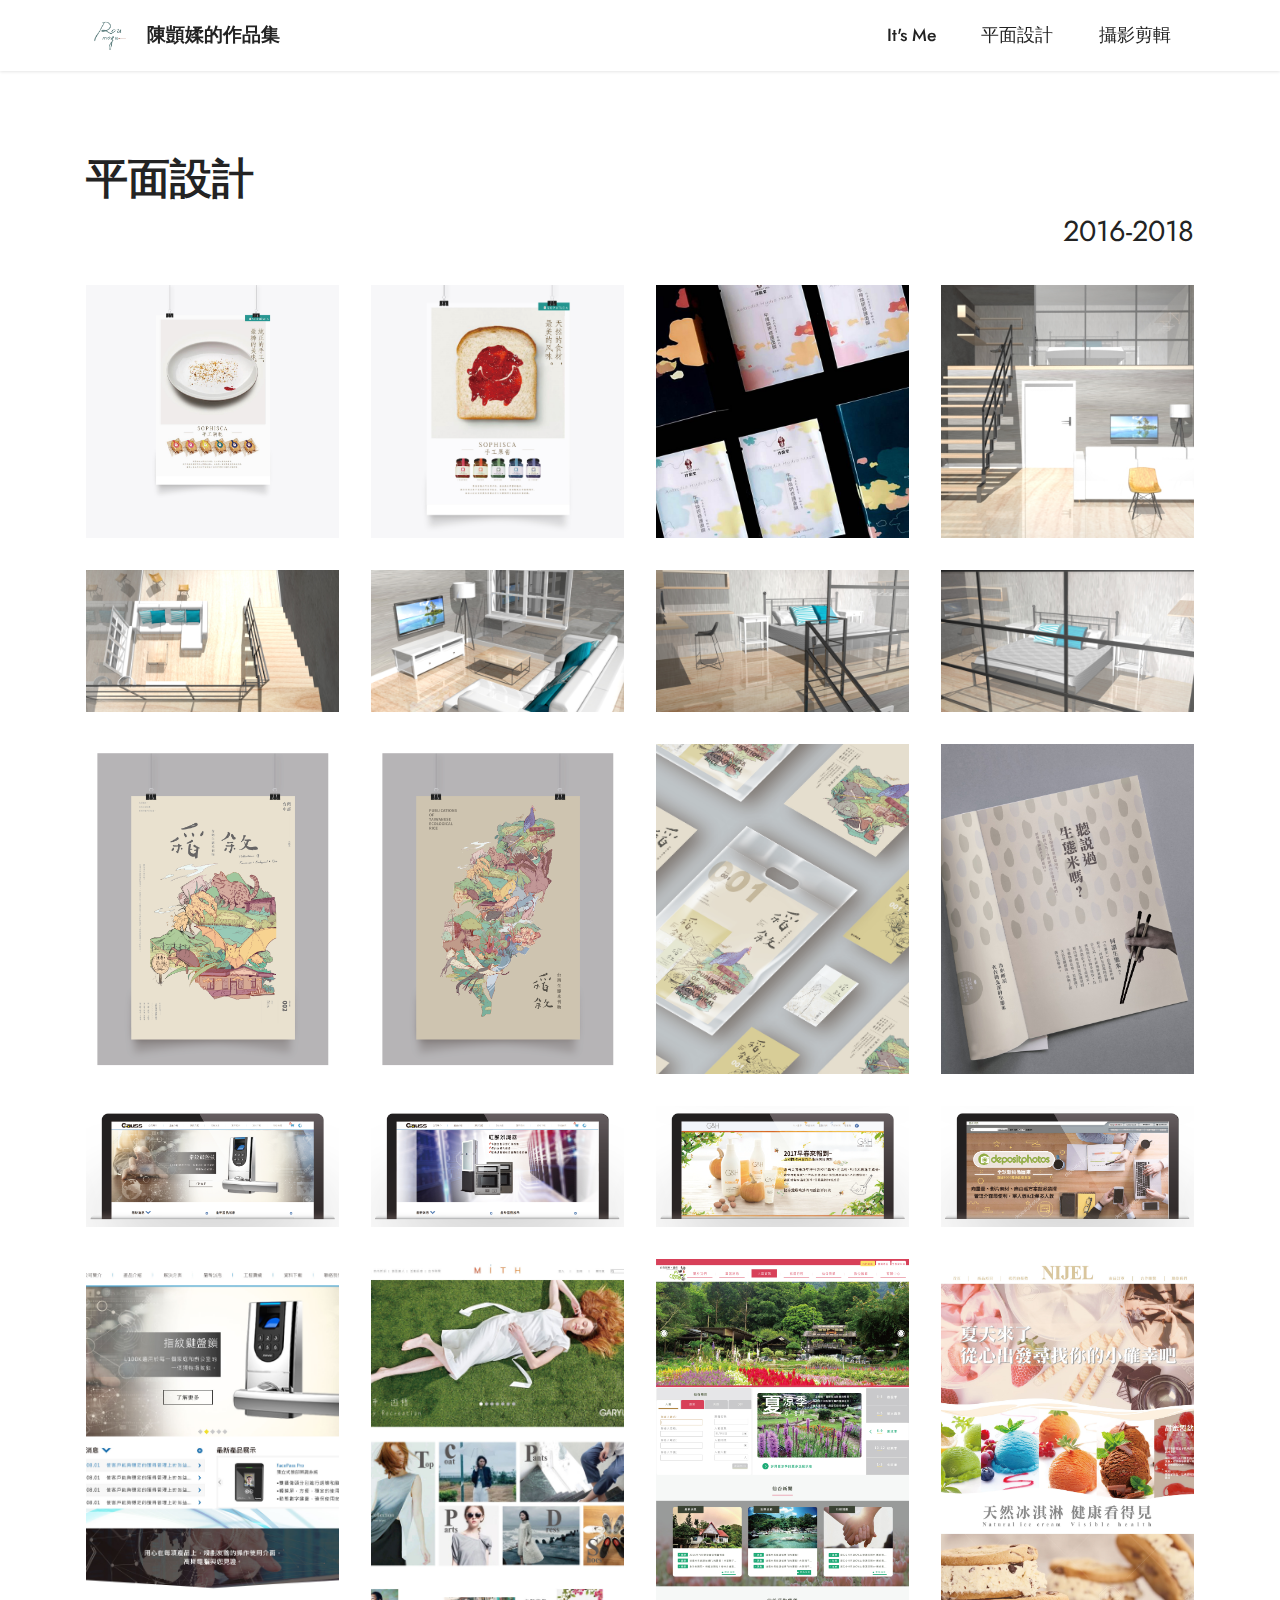
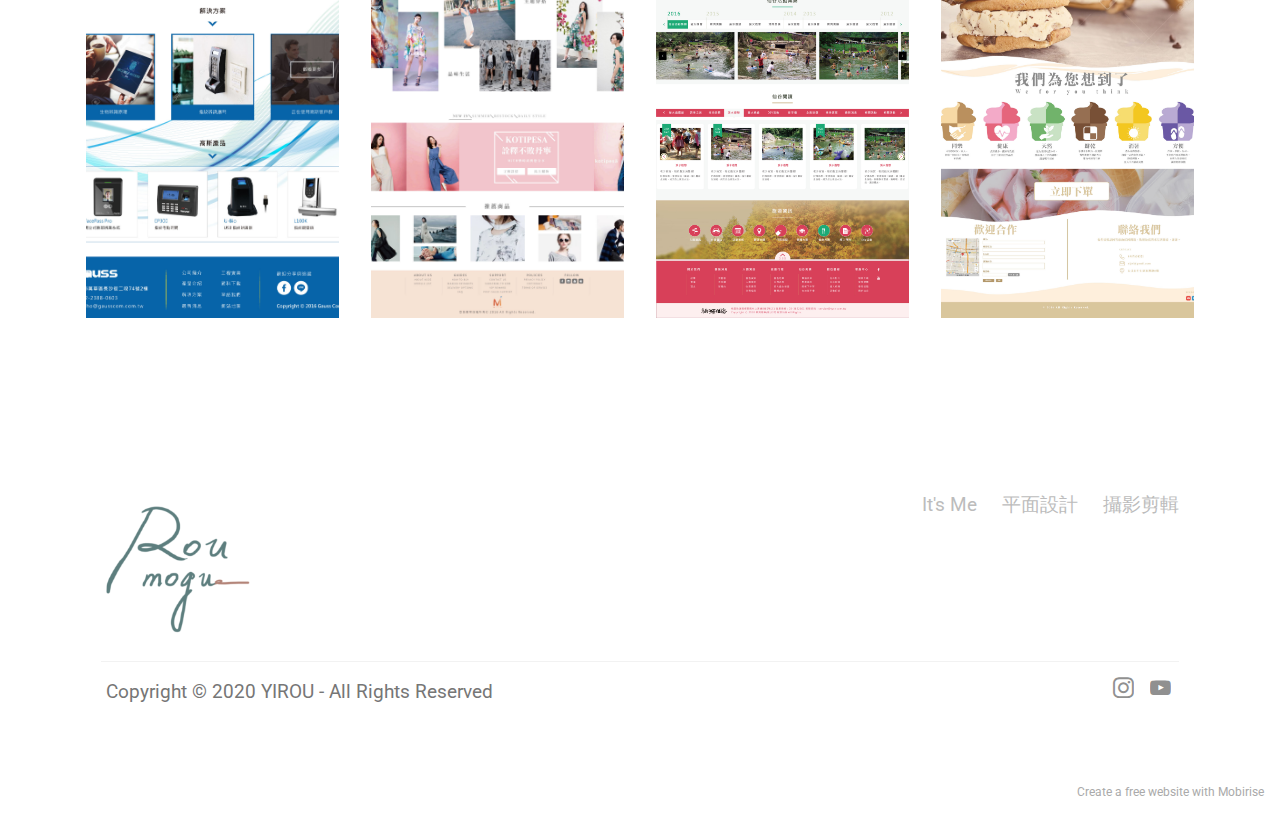
<file: page1.html>
<!DOCTYPE html>
<html  >
<head>
  <!-- Site made with Mobirise Website Builder v5.2.0, https://mobirise.com -->
  <meta charset="UTF-8">
  <meta http-equiv="X-UA-Compatible" content="IE=edge">
  <meta name="generator" content="Mobirise v5.2.0, mobirise.com">
  <meta name="viewport" content="width=device-width, initial-scale=1, minimum-scale=1">
  <link rel="shortcut icon" href="assets/images/rou-logo-2020-07-11-09-14-45-utc.png" type="image/x-icon">
  <meta name="description" content="">
  
  
  <title>平面設計</title>
  <link rel="stylesheet" href="assets/web/assets/mobirise-icons2/mobirise2.css">
  <link rel="stylesheet" href="assets/tether/tether.min.css">
  <link rel="stylesheet" href="assets/bootstrap/css/bootstrap.min.css">
  <link rel="stylesheet" href="assets/bootstrap/css/bootstrap-grid.min.css">
  <link rel="stylesheet" href="assets/bootstrap/css/bootstrap-reboot.min.css">
  <link rel="stylesheet" href="assets/dropdown/css/style.css">
  <link rel="stylesheet" href="assets/socicon/css/styles.css">
  <link rel="stylesheet" href="assets/theme/css/style.css">
  <link rel="preload" as="style" href="assets/mobirise/css/mbr-additional.css"><link rel="stylesheet" href="assets/mobirise/css/mbr-additional.css" type="text/css">
  
  
  
  
</head>
<body>
  
  <section class="menu menu2 cid-sg5ZL6mDlE" once="menu" id="menu2-14">
    
    <nav class="navbar navbar-dropdown navbar-fixed-top navbar-expand-lg">
        <div class="container">
            <div class="navbar-brand">
                <span class="navbar-logo">
                    <a href="https://mobiri.se">
                        <img src="assets/images/rou-logo-2020-07-11-09-14-45-utc.png" alt="Mobirise" style="height: 3rem;">
                    </a>
                </span>
                <span class="navbar-caption-wrap"><a class="navbar-caption text-black text-primary display-7" href="#top">陳顗媃的作品集</a></span>
            </div>
            <button class="navbar-toggler" type="button" data-toggle="collapse" data-target="#navbarSupportedContent" aria-controls="navbarNavAltMarkup" aria-expanded="false" aria-label="Toggle navigation">
                <div class="hamburger">
                    <span></span>
                    <span></span>
                    <span></span>
                    <span></span>
                </div>
            </button>
            <div class="collapse navbar-collapse" id="navbarSupportedContent">
                <ul class="navbar-nav nav-dropdown nav-right" data-app-modern-menu="true"><li class="nav-item"><a class="nav-link link text-black text-primary display-4" href="index.html#header11-9">
                            It's Me</a></li>
                    <li class="nav-item"><a class="nav-link link text-black text-primary display-4" href="page1.html">
                            平面設計</a></li>
                    <li class="nav-item"><a class="nav-link link text-black text-primary display-4" href="page2.html">攝影剪輯</a>
                    </li></ul>
                
                
            </div>
        </div>
    </nav>
</section>

<section class="gallery6 mbr-gallery cid-sgtJ4INro8" id="gallery6-16">
    

    

    <div class="container">
        <div class="mbr-section-head">
            <h3 class="mbr-section-title mbr-fonts-style align-center m-0 display-2"><strong>平面設計</strong></h3>
            <h4 class="mbr-section-subtitle mbr-fonts-style align-center mb-0 mt-2 display-5">2016-2018</h4>
        </div>
        <div class="row mbr-gallery mt-4">
            
            
            <div class="col-12 col-md-6 col-lg-3 item gallery-image">
                <div class="item-wrapper" data-toggle="modal" data-target="#sjHGQN1fQ3-modal">
                    <img class="w-100" src="assets/images/00-2020-03-04-09-30-09-utc.jpg" alt="" data-slide-to="0" data-target="#lb-sjHGQN1fQ3">
                    <div class="icon-wrapper">
                        <span class="mobi-mbri mobi-mbri-search mbr-iconfont mbr-iconfont-btn"></span>
                    </div>
                </div>
                
            </div><div class="col-12 col-md-6 col-lg-3 item gallery-image">
                <div class="item-wrapper" data-toggle="modal" data-target="#sjHGQN1fQ3-modal">
                    <img class="w-100" src="assets/images/01-2020-03-04-09-30-09-utc-1.jpg" alt="" data-slide-to="1" data-target="#lb-sjHGQN1fQ3">
                    <div class="icon-wrapper">
                        <span class="mobi-mbri mobi-mbri-search mbr-iconfont mbr-iconfont-btn"></span>
                    </div>
                </div>
                
            </div>
            <div class="col-12 col-md-6 col-lg-3 item gallery-image">
                <div class="item-wrapper" data-toggle="modal" data-target="#sjHGQN1fQ3-modal">
                    <img class="w-100" src="assets/images/4-2020-03-04-09-30-09-utc.jpg" alt="" data-slide-to="2" data-target="#lb-sjHGQN1fQ3">
                    <div class="icon-wrapper">
                        <span class="mobi-mbri mobi-mbri-search mbr-iconfont mbr-iconfont-btn"></span>
                    </div>
                </div>
                
            </div><div class="col-12 col-md-6 col-lg-3 item gallery-image">
                <div class="item-wrapper" data-toggle="modal" data-target="#sjHGQN1fQ3-modal">
                    <img class="w-100" src="assets/images/1031445077-02-2020-03-04-09-30-09-utc.jpg" alt="" data-slide-to="3" data-target="#lb-sjHGQN1fQ3">
                    <div class="icon-wrapper">
                        <span class="mobi-mbri mobi-mbri-search mbr-iconfont mbr-iconfont-btn"></span>
                    </div>
                </div>
                
            </div><div class="col-12 col-md-6 col-lg-3 item gallery-image">
                <div class="item-wrapper" data-toggle="modal" data-target="#sjHGQN1fQ3-modal">
                    <img class="w-100" src="assets/images/1031445077-01-2020-03-04-09-30-09-utc.jpg" alt="" data-slide-to="4" data-target="#lb-sjHGQN1fQ3">
                    <div class="icon-wrapper">
                        <span class="mobi-mbri mobi-mbri-search mbr-iconfont mbr-iconfont-btn"></span>
                    </div>
                </div>
                
            </div><div class="col-12 col-md-6 col-lg-3 item gallery-image">
                <div class="item-wrapper" data-toggle="modal" data-target="#sjHGQN1fQ3-modal">
                    <img class="w-100" src="assets/images/1031445077-03-2020-03-04-09-30-09-utc.jpg" alt="" data-slide-to="5" data-target="#lb-sjHGQN1fQ3">
                    <div class="icon-wrapper">
                        <span class="mobi-mbri mobi-mbri-search mbr-iconfont mbr-iconfont-btn"></span>
                    </div>
                </div>
                
            </div><div class="col-12 col-md-6 col-lg-3 item gallery-image">
                <div class="item-wrapper" data-toggle="modal" data-target="#sjHGQN1fQ3-modal">
                    <img class="w-100" src="assets/images/1031445077-04-2020-03-04-09-30-09-utc.jpg" alt="" data-slide-to="6" data-target="#lb-sjHGQN1fQ3">
                    <div class="icon-wrapper">
                        <span class="mobi-mbri mobi-mbri-search mbr-iconfont mbr-iconfont-btn"></span>
                    </div>
                </div>
                
            </div><div class="col-12 col-md-6 col-lg-3 item gallery-image">
                <div class="item-wrapper" data-toggle="modal" data-target="#sjHGQN1fQ3-modal">
                    <img class="w-100" src="assets/images/1031445077-06-2020-03-04-09-30-09-utc.jpg" alt="" data-slide-to="7" data-target="#lb-sjHGQN1fQ3">
                    <div class="icon-wrapper">
                        <span class="mobi-mbri mobi-mbri-search mbr-iconfont mbr-iconfont-btn"></span>
                    </div>
                </div>
                
            </div><div class="col-12 col-md-6 col-lg-3 item gallery-image">
                <div class="item-wrapper" data-toggle="modal" data-target="#sjHGQN1fQ3-modal">
                    <img class="w-100" src="assets/images/01-2020-03-04-09-30-09-utc-2.png" alt="" data-slide-to="8" data-target="#lb-sjHGQN1fQ3">
                    <div class="icon-wrapper">
                        <span class="mobi-mbri mobi-mbri-search mbr-iconfont mbr-iconfont-btn"></span>
                    </div>
                </div>
                
            </div><div class="col-12 col-md-6 col-lg-3 item gallery-image">
                <div class="item-wrapper" data-toggle="modal" data-target="#sjHGQN1fQ3-modal">
                    <img class="w-100" src="assets/images/01-01-2020-03-04-09-30-09-utc.png" alt="" data-slide-to="9" data-target="#lb-sjHGQN1fQ3">
                    <div class="icon-wrapper">
                        <span class="mobi-mbri mobi-mbri-search mbr-iconfont mbr-iconfont-btn"></span>
                    </div>
                </div>
                
            </div><div class="col-12 col-md-6 col-lg-3 item gallery-image">
                <div class="item-wrapper" data-toggle="modal" data-target="#sjHGQN1fQ3-modal">
                    <img class="w-100" src="assets/images/001-02-2020-03-04-09-30-09-utc.jpg" alt="" data-slide-to="10" data-target="#lb-sjHGQN1fQ3">
                    <div class="icon-wrapper">
                        <span class="mobi-mbri mobi-mbri-search mbr-iconfont mbr-iconfont-btn"></span>
                    </div>
                </div>
                
            </div><div class="col-12 col-md-6 col-lg-3 item gallery-image">
                <div class="item-wrapper" data-toggle="modal" data-target="#sjHGQN1fQ3-modal">
                    <img class="w-100" src="assets/images/01-2020-03-04-09-30-09-utc-1.jpeg" alt="" data-slide-to="11" data-target="#lb-sjHGQN1fQ3">
                    <div class="icon-wrapper">
                        <span class="mobi-mbri mobi-mbri-search mbr-iconfont mbr-iconfont-btn"></span>
                    </div>
                </div>
                
            </div><div class="col-12 col-md-6 col-lg-3 item gallery-image">
                <div class="item-wrapper" data-toggle="modal" data-target="#sjHGQN1fQ3-modal">
                    <img class="w-100" src="assets/images/banner-03-2020-03-04-09-30-09-utc.png" alt="" data-slide-to="12" data-target="#lb-sjHGQN1fQ3">
                    <div class="icon-wrapper">
                        <span class="mobi-mbri mobi-mbri-search mbr-iconfont mbr-iconfont-btn"></span>
                    </div>
                </div>
                
            </div><div class="col-12 col-md-6 col-lg-3 item gallery-image">
                <div class="item-wrapper" data-toggle="modal" data-target="#sjHGQN1fQ3-modal">
                    <img class="w-100" src="assets/images/banner-01-2020-03-04-09-30-09-utc.png" alt="" data-slide-to="13" data-target="#lb-sjHGQN1fQ3">
                    <div class="icon-wrapper">
                        <span class="mobi-mbri mobi-mbri-search mbr-iconfont mbr-iconfont-btn"></span>
                    </div>
                </div>
                
            </div><div class="col-12 col-md-6 col-lg-3 item gallery-image">
                <div class="item-wrapper" data-toggle="modal" data-target="#sjHGQN1fQ3-modal">
                    <img class="w-100" src="assets/images/banner-04-2020-03-04-09-30-09-utc.png" alt="" data-slide-to="14" data-target="#lb-sjHGQN1fQ3">
                    <div class="icon-wrapper">
                        <span class="mobi-mbri mobi-mbri-search mbr-iconfont mbr-iconfont-btn"></span>
                    </div>
                </div>
                
            </div><div class="col-12 col-md-6 col-lg-3 item gallery-image">
                <div class="item-wrapper" data-toggle="modal" data-target="#sjHGQN1fQ3-modal">
                    <img class="w-100" src="assets/images/banner-02-2020-03-04-09-30-09-utc.png" alt="" data-slide-to="15" data-target="#lb-sjHGQN1fQ3">
                    <div class="icon-wrapper">
                        <span class="mobi-mbri mobi-mbri-search mbr-iconfont mbr-iconfont-btn"></span>
                    </div>
                </div>
                
            </div><div class="col-12 col-md-6 col-lg-3 item gallery-image">
                <div class="item-wrapper" data-toggle="modal" data-target="#sjHGQN1fQ3-modal">
                    <img class="w-100" src="assets/images/2020-03-04-09-30-09-utc.jpg" alt="" data-slide-to="16" data-target="#lb-sjHGQN1fQ3">
                    <div class="icon-wrapper">
                        <span class="mobi-mbri mobi-mbri-search mbr-iconfont mbr-iconfont-btn"></span>
                    </div>
                </div>
                
            </div><div class="col-12 col-md-6 col-lg-3 item gallery-image">
                <div class="item-wrapper" data-toggle="modal" data-target="#sjHGQN1fQ3-modal">
                    <img class="w-100" src="assets/images/mith-1-2020-03-04-09-30-09-utc.jpg" alt="" data-slide-to="17" data-target="#lb-sjHGQN1fQ3">
                    <div class="icon-wrapper">
                        <span class="mobi-mbri mobi-mbri-search mbr-iconfont mbr-iconfont-btn"></span>
                    </div>
                </div>
                
            </div><div class="col-12 col-md-6 col-lg-3 item gallery-image">
                <div class="item-wrapper" data-toggle="modal" data-target="#sjHGQN1fQ3-modal">
                    <img class="w-100" src="assets/images/2020-03-04-09-30-09-utc-1.jpg" alt="" data-slide-to="18" data-target="#lb-sjHGQN1fQ3">
                    <div class="icon-wrapper">
                        <span class="mobi-mbri mobi-mbri-search mbr-iconfont mbr-iconfont-btn"></span>
                    </div>
                </div>
                
            </div><div class="col-12 col-md-6 col-lg-3 item gallery-image">
                <div class="item-wrapper" data-toggle="modal" data-target="#sjHGQN1fQ3-modal">
                    <img class="w-100" src="assets/images/nijel-2020-03-04-09-30-09-utc.jpg" alt="" data-slide-to="19" data-target="#lb-sjHGQN1fQ3">
                    <div class="icon-wrapper">
                        <span class="mobi-mbri mobi-mbri-search mbr-iconfont mbr-iconfont-btn"></span>
                    </div>
                </div>
                
            </div>
        </div>

        <div class="modal mbr-slider" tabindex="-1" role="dialog" aria-hidden="true" id="sjHGQN1fQ3-modal">
            <div class="modal-dialog" role="document">
                <div class="modal-content">
                    <div class="modal-body">
                        <div class="carousel slide" id="lb-sjHGQN1fQ3" data-interval="3000">
                            <div class="carousel-inner">
                                
                                
                                <div class="carousel-item">
                                    <img class="d-block w-100" src="assets/images/00-2020-03-04-09-30-09-utc.jpg" alt="">
                                </div><div class="carousel-item active">
                                    <img class="d-block w-100" src="assets/images/01-2020-03-04-09-30-09-utc-1.jpg" alt="">
                                </div>
                                <div class="carousel-item">
                                    <img class="d-block w-100" src="assets/images/4-2020-03-04-09-30-09-utc.jpg" alt="">
                                </div><div class="carousel-item">
                                    <img class="d-block w-100" src="assets/images/1031445077-02-2020-03-04-09-30-09-utc.jpg" alt="">
                                </div><div class="carousel-item">
                                    <img class="d-block w-100" src="assets/images/1031445077-01-2020-03-04-09-30-09-utc.jpg" alt="">
                                </div><div class="carousel-item">
                                    <img class="d-block w-100" src="assets/images/1031445077-03-2020-03-04-09-30-09-utc.jpg" alt="">
                                </div><div class="carousel-item">
                                    <img class="d-block w-100" src="assets/images/1031445077-04-2020-03-04-09-30-09-utc.jpg" alt="">
                                </div><div class="carousel-item">
                                    <img class="d-block w-100" src="assets/images/1031445077-06-2020-03-04-09-30-09-utc.jpg" alt="">
                                </div><div class="carousel-item">
                                    <img class="d-block w-100" src="assets/images/01-2020-03-04-09-30-09-utc-2.png" alt="">
                                </div><div class="carousel-item">
                                    <img class="d-block w-100" src="assets/images/01-01-2020-03-04-09-30-09-utc.png" alt="">
                                </div><div class="carousel-item">
                                    <img class="d-block w-100" src="assets/images/001-02-2020-03-04-09-30-09-utc.jpg" alt="">
                                </div><div class="carousel-item">
                                    <img class="d-block w-100" src="assets/images/01-2020-03-04-09-30-09-utc-1.jpeg" alt="">
                                </div><div class="carousel-item">
                                    <img class="d-block w-100" src="assets/images/banner-03-2020-03-04-09-30-09-utc.png" alt="">
                                </div><div class="carousel-item">
                                    <img class="d-block w-100" src="assets/images/banner-01-2020-03-04-09-30-09-utc.png" alt="">
                                </div><div class="carousel-item">
                                    <img class="d-block w-100" src="assets/images/banner-04-2020-03-04-09-30-09-utc.png" alt="">
                                </div><div class="carousel-item">
                                    <img class="d-block w-100" src="assets/images/banner-02-2020-03-04-09-30-09-utc.png" alt="">
                                </div><div class="carousel-item">
                                    <img class="d-block w-100" src="assets/images/2020-03-04-09-30-09-utc.jpg" alt="">
                                </div><div class="carousel-item">
                                    <img class="d-block w-100" src="assets/images/mith-1-2020-03-04-09-30-09-utc.jpg" alt="">
                                </div><div class="carousel-item">
                                    <img class="d-block w-100" src="assets/images/2020-03-04-09-30-09-utc-1.jpg" alt="">
                                </div><div class="carousel-item">
                                    <img class="d-block w-100" src="assets/images/nijel-2020-03-04-09-30-09-utc.jpg" alt="">
                                </div>
                            </div>
                            <ol class="carousel-indicators">
                                <li data-slide-to="0" class="active" data-target="#lb-sjHGQN1fQ3"></li>
                                <li data-slide-to="1" data-target="#lb-sjHGQN1fQ3"></li>
                                <li data-slide-to="2" data-target="#lb-sjHGQN1fQ3"></li>
                                <li data-slide-to="3" data-target="#lb-sjHGQN1fQ3"></li><li data-slide-to="4" data-target="#lb-sjHGQN1fQ3"></li><li data-slide-to="5" data-target="#lb-sjHGQN1fQ3"></li><li data-slide-to="6" data-target="#lb-sjHGQN1fQ3"></li><li data-slide-to="7" data-target="#lb-sjHGQN1fQ3"></li><li data-slide-to="8" data-target="#lb-sjHGQN1fQ3"></li><li data-slide-to="9" data-target="#lb-sjHGQN1fQ3"></li><li data-slide-to="10" data-target="#lb-sjHGQN1fQ3"></li><li data-slide-to="11" data-target="#lb-sjHGQN1fQ3"></li><li data-slide-to="12" data-target="#lb-sjHGQN1fQ3"></li><li data-slide-to="13" data-target="#lb-sjHGQN1fQ3"></li><li data-slide-to="14" data-target="#lb-sjHGQN1fQ3"></li><li data-slide-to="15" data-target="#lb-sjHGQN1fQ3"></li><li data-slide-to="16" data-target="#lb-sjHGQN1fQ3"></li><li data-slide-to="17" data-target="#lb-sjHGQN1fQ3"></li><li data-slide-to="18" data-target="#lb-sjHGQN1fQ3"></li><li data-slide-to="19" data-target="#lb-sjHGQN1fQ3"></li>
                            </ol>
                            <a role="button" href="" class="close" data-dismiss="modal" aria-label="Close">
                            </a>
                            <a class="carousel-control-prev carousel-control" role="button" data-slide="prev" href="#lb-sjHGQN1fQ3">
                                <span class="mobi-mbri mobi-mbri-arrow-prev" aria-hidden="true"></span>
                                <span class="sr-only">Previous</span>
                            </a>
                            <a class="carousel-control-next carousel-control" role="button" data-slide="next" href="#lb-sjHGQN1fQ3">
                                <span class="mobi-mbri mobi-mbri-arrow-next" aria-hidden="true"></span>
                                <span class="sr-only">Next</span>
                            </a>
                        </div>
                    </div>
                </div>
            </div>
        </div>
    </div>
</section>

<section class="footer5 cid-sgc2wAquv7" once="footers" id="footer5-15">

    

    

    <div class="container">
        <div class="media-container-row">
            <div class="col-md-2 col-6">
                <div class="media-wrap">
                    <a href="https://mobirise.co/">
                        <img src="assets/images/rou-logo-2020-07-11-09-14-45-utc-1.png" alt="Mobirise">
                    </a>
                </div>
            </div>
            <div class="col-10 col-6">
                <p class="mbr-text align-right links mbr-fonts-style display-7"><a href="index.html" class="text-primary">It's Me</a>&nbsp; &nbsp; &nbsp;<a href="page1.html" class="text-primary">平面設計</a>&nbsp; &nbsp; &nbsp;<a href="page2.html" class="text-primary">攝影剪輯</a></p>
            </div>
        </div>
        <!-- <div class="media-container-row">
            <div class="col-md-12"> -->
        <div class="footer-lower">
            <div class="media-container-row">
                <div class="col-md-12">
                    <hr>
                </div>
            </div>
            <div class="media-container-row">
                <div class="col-md-6 copyright">
                    <p class="mbr-text mbr-fonts-style display-7">&nbsp;Copyright ©&nbsp;2020 YIROU - All Rights Reserved</p>
                </div>
                <div class="col-md-6">
                    <div class="social-list align-right">
                        <div class="soc-item">
                            <a href="https://twitter.com/mobirise" target="_blank">
                                <span class="mbr-iconfont mbr-iconfont-social socicon-instagram socicon"></span>
                            </a>
                        </div>
                        <div class="soc-item">
                            <a href="https://www.facebook.com/pages/Mobirise/1616226671953247" target="_blank">
                                <span class="mbr-iconfont mbr-iconfont-social socicon-youtube socicon"></span>
                            </a>
                        </div>
                        
                        
                        
                        
                    </div>
                </div>
            </div>
            <!-- </div>
            </div> -->
        </div>

    </div>
</section><section style="background-color: #fff; font-family: -apple-system, BlinkMacSystemFont, 'Segoe UI', 'Roboto', 'Helvetica Neue', Arial, sans-serif; color:#aaa; font-size:12px; padding: 0; align-items: center; display: flex;"><a href="https://mobirise.site/v" style="flex: 1 1; height: 3rem; padding-left: 1rem;"></a><p style="flex: 0 0 auto; margin:0; padding-right:1rem;">Create a free website with <a href="https://mobirise.site/z" style="color:#aaa;">Mobirise</a></p></section><script src="assets/web/assets/jquery/jquery.min.js"></script>  <script src="assets/popper/popper.min.js"></script>  <script src="assets/tether/tether.min.js"></script>  <script src="assets/bootstrap/js/bootstrap.min.js"></script>  <script src="assets/smoothscroll/smooth-scroll.js"></script>  <script src="assets/dropdown/js/nav-dropdown.js"></script>  <script src="assets/dropdown/js/navbar-dropdown.js"></script>  <script src="assets/touchswipe/jquery.touch-swipe.min.js"></script>  <script src="assets/theme/js/script.js"></script>  
  
  
</body>
</html>
</file>
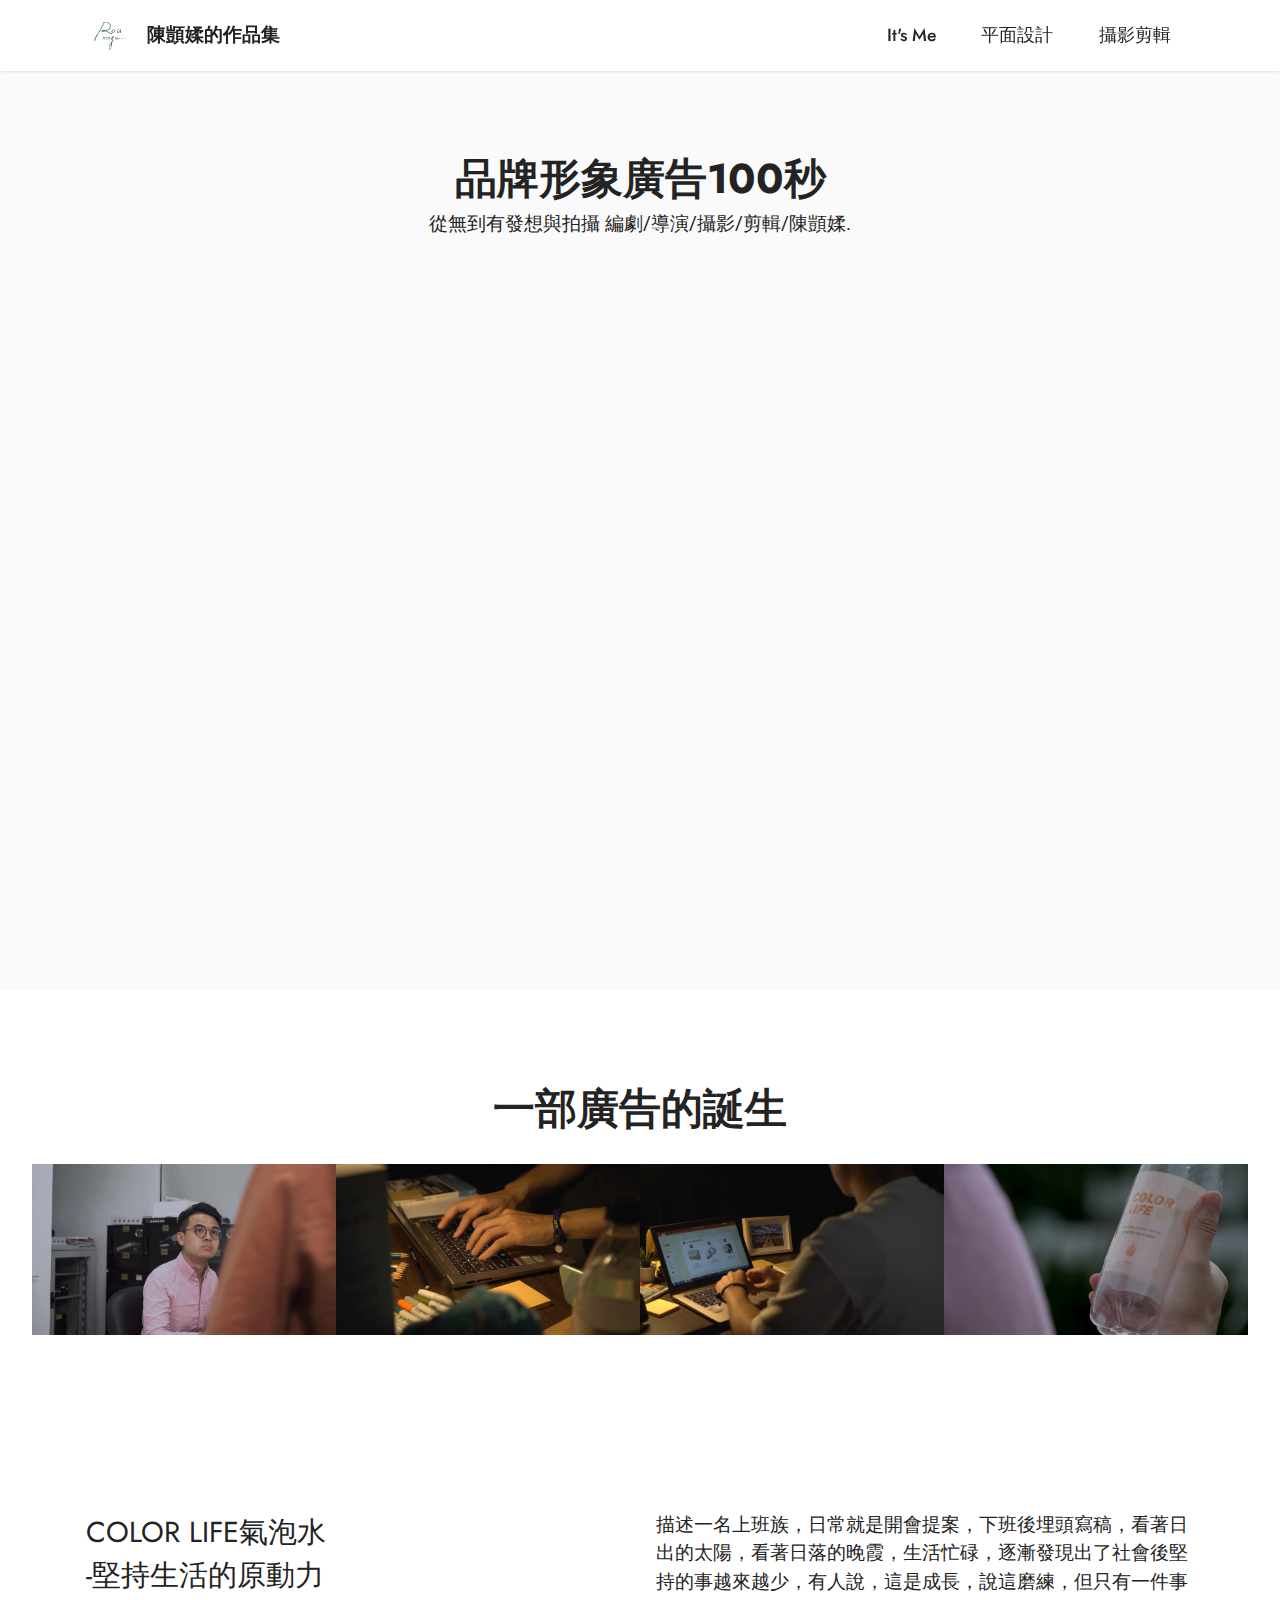
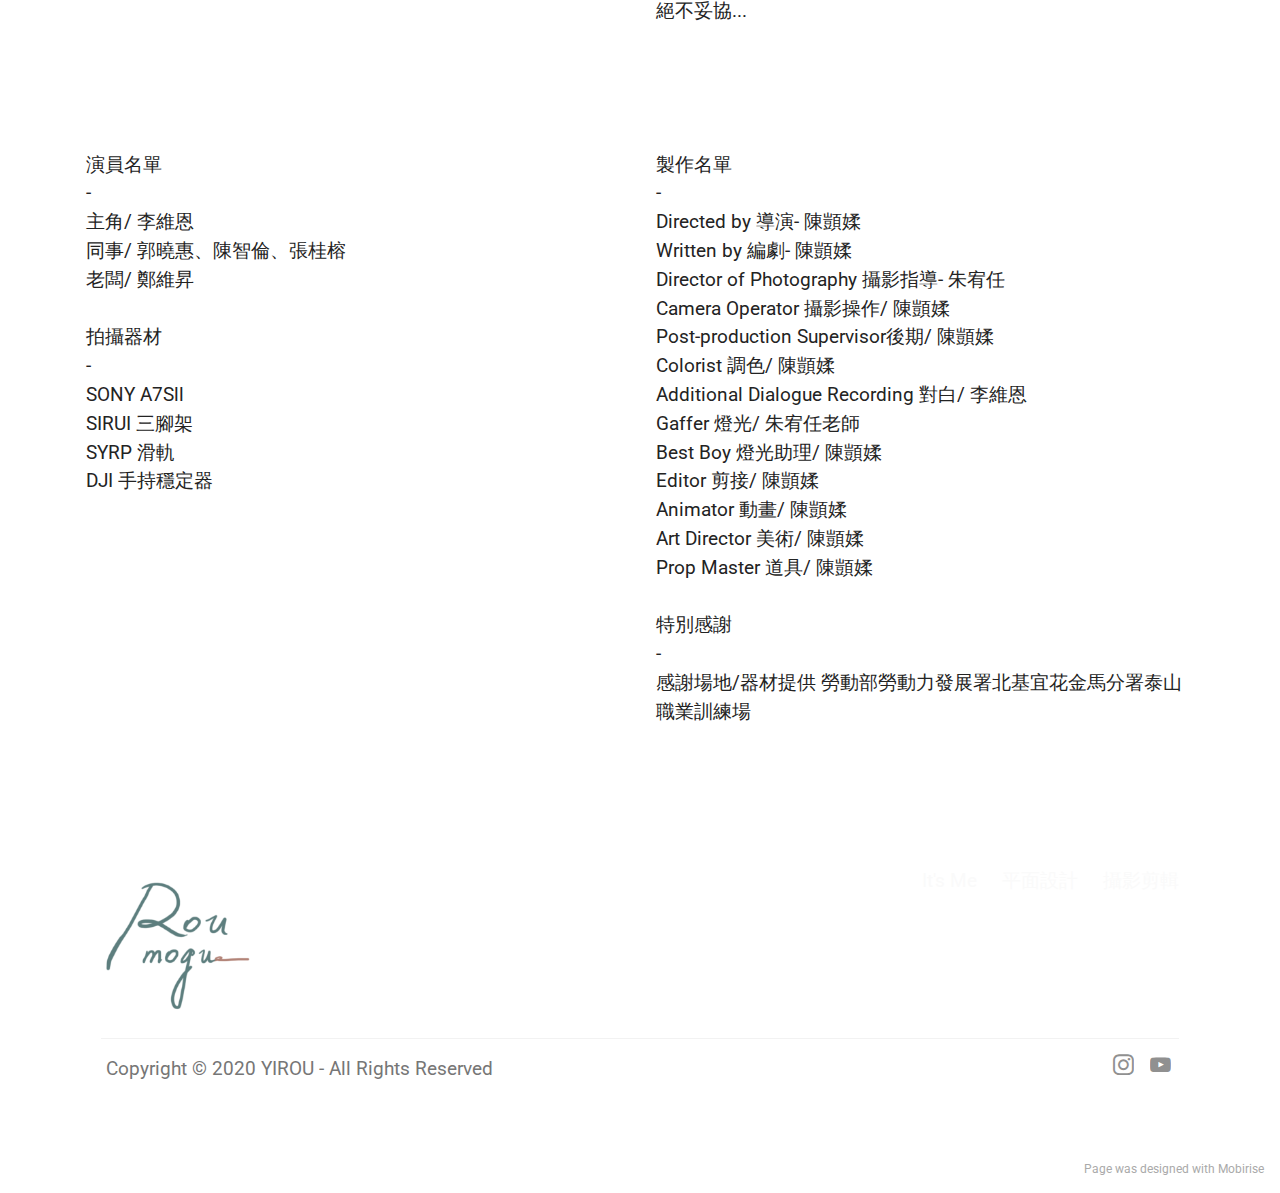
<file: page2.html>
<!DOCTYPE html>
<html  >
<head>
  <!-- Site made with Mobirise Website Builder v5.2.0, https://mobirise.com -->
  <meta charset="UTF-8">
  <meta http-equiv="X-UA-Compatible" content="IE=edge">
  <meta name="generator" content="Mobirise v5.2.0, mobirise.com">
  <meta name="viewport" content="width=device-width, initial-scale=1, minimum-scale=1">
  <link rel="shortcut icon" href="assets/images/rou-logo-2020-07-11-09-14-45-utc.png" type="image/x-icon">
  <meta name="description" content="">
  
  
  <title>攝影剪輯</title>
  <link rel="stylesheet" href="assets/web/assets/mobirise-icons2/mobirise2.css">
  <link rel="stylesheet" href="assets/tether/tether.min.css">
  <link rel="stylesheet" href="assets/bootstrap/css/bootstrap.min.css">
  <link rel="stylesheet" href="assets/bootstrap/css/bootstrap-grid.min.css">
  <link rel="stylesheet" href="assets/bootstrap/css/bootstrap-reboot.min.css">
  <link rel="stylesheet" href="assets/dropdown/css/style.css">
  <link rel="stylesheet" href="assets/socicon/css/styles.css">
  <link rel="stylesheet" href="assets/theme/css/style.css">
  <link rel="preload" as="style" href="assets/mobirise/css/mbr-additional.css"><link rel="stylesheet" href="assets/mobirise/css/mbr-additional.css" type="text/css">
  
  
  
  
</head>
<body>
  
  <section class="menu menu2 cid-sg5ZL6mDlE" once="menu" id="menu2-18">
    
    <nav class="navbar navbar-dropdown navbar-fixed-top navbar-expand-lg">
        <div class="container">
            <div class="navbar-brand">
                <span class="navbar-logo">
                    <a href="https://mobiri.se">
                        <img src="assets/images/rou-logo-2020-07-11-09-14-45-utc.png" alt="Mobirise" style="height: 3rem;">
                    </a>
                </span>
                <span class="navbar-caption-wrap"><a class="navbar-caption text-black text-primary display-7" href="#top">陳顗媃的作品集</a></span>
            </div>
            <button class="navbar-toggler" type="button" data-toggle="collapse" data-target="#navbarSupportedContent" aria-controls="navbarNavAltMarkup" aria-expanded="false" aria-label="Toggle navigation">
                <div class="hamburger">
                    <span></span>
                    <span></span>
                    <span></span>
                    <span></span>
                </div>
            </button>
            <div class="collapse navbar-collapse" id="navbarSupportedContent">
                <ul class="navbar-nav nav-dropdown nav-right" data-app-modern-menu="true"><li class="nav-item"><a class="nav-link link text-black text-primary display-4" href="index.html#header11-9">
                            It's Me</a></li>
                    <li class="nav-item"><a class="nav-link link text-black text-primary display-4" href="page1.html">
                            平面設計</a></li>
                    <li class="nav-item"><a class="nav-link link text-black text-primary display-4" href="page2.html">攝影剪輯</a>
                    </li></ul>
                
                
            </div>
        </div>
    </nav>
</section>

<section class="video2 cid-sgtS1vmgRC" id="video2-1a">
    
    
    <div class="container">
        <div class="mbr-section-head">
            <h4 class="mbr-section-title mbr-fonts-style mb-0 display-2"><strong>品牌形象廣告100秒</strong></h4>
            <h5 class="mbr-section-subtitle mbr-fonts-style mb-0 mt-2 display-7">從無到有發想與拍攝 編劇/導演/攝影/剪輯/陳顗媃.</h5>
        </div>
        <div class="row justify-content-center mt-4">
            <div class="col-12 col-md-12 video-block">
                <div class="video-wrapper"><iframe class="mbr-embedded-video" src="https://www.youtube.com/embed/n0XITep2GoE?rel=0&amp;amp;showinfo=0&amp;autoplay=0&amp;loop=0" width="1280" height="720" frameborder="0" allowfullscreen></iframe></div>
                
            </div>
        </div>
    </div>
</section>

<section class="gallery6 mbr-gallery cid-sgtS3fDw15" id="gallery6-1b">
    

    

    <div class="container-fluid">
        <div class="mbr-section-head">
            <h3 class="mbr-section-title mbr-fonts-style align-center m-0 display-2"><strong>一部廣告的誕生</strong></h3>
            
        </div>
        <div class="row mbr-gallery mt-4">
            <div class="col-12 col-md-6 col-lg-3 item gallery-image">
                <div class="item-wrapper" data-toggle="modal" data-target="#sjHGR5qgiJ-modal">
                    <img class="w-100" src="assets/images/01.004.jpg" alt="" data-slide-to="0" data-target="#lb-sjHGR5qgiJ">
                    <div class="icon-wrapper">
                        <span class="mobi-mbri mobi-mbri-search mbr-iconfont mbr-iconfont-btn"></span>
                    </div>
                </div>
                
            </div>
            <div class="col-12 col-md-6 col-lg-3 item gallery-image">
                <div class="item-wrapper" data-toggle="modal" data-target="#sjHGR5qgiJ-modal">
                    <img class="w-100" src="assets/images/01.008.jpg" alt="" data-slide-to="1" data-target="#lb-sjHGR5qgiJ">
                    <div class="icon-wrapper">
                        <span class="mobi-mbri mobi-mbri-search mbr-iconfont mbr-iconfont-btn"></span>
                    </div>
                </div>
                
            </div>
            <div class="col-12 col-md-6 col-lg-3 item gallery-image">
                <div class="item-wrapper" data-toggle="modal" data-target="#sjHGR5qgiJ-modal">
                    <img class="w-100" src="assets/images/01.009.jpg" alt="" data-slide-to="2" data-target="#lb-sjHGR5qgiJ">
                    <div class="icon-wrapper">
                        <span class="mobi-mbri mobi-mbri-search mbr-iconfont mbr-iconfont-btn"></span>
                    </div>
                </div>
                
            </div>
            <div class="col-12 col-md-6 col-lg-3 item gallery-image">
                <div class="item-wrapper" data-toggle="modal" data-target="#sjHGR5qgiJ-modal">
                    <img class="w-100" src="assets/images/01.014.jpg" alt="" data-slide-to="3" data-target="#lb-sjHGR5qgiJ">
                    <div class="icon-wrapper">
                        <span class="mobi-mbri mobi-mbri-search mbr-iconfont mbr-iconfont-btn"></span>
                    </div>
                </div>
                
            </div>
        </div>

        <div class="modal mbr-slider" tabindex="-1" role="dialog" aria-hidden="true" id="sjHGR5qgiJ-modal">
            <div class="modal-dialog" role="document">
                <div class="modal-content">
                    <div class="modal-body">
                        <div class="carousel slide" id="lb-sjHGR5qgiJ" data-interval="5000">
                            <div class="carousel-inner">
                                <div class="carousel-item active">
                                    <img class="d-block w-100" src="assets/images/01.004.jpg" alt="">
                                </div>
                                <div class="carousel-item">
                                    <img class="d-block w-100" src="assets/images/01.008.jpg" alt="">
                                </div>
                                <div class="carousel-item">
                                    <img class="d-block w-100" src="assets/images/01.009.jpg" alt="">
                                </div>
                                <div class="carousel-item">
                                    <img class="d-block w-100" src="assets/images/01.014.jpg" alt="">
                                </div>
                            </div>
                            <ol class="carousel-indicators">
                                <li data-slide-to="0" class="active" data-target="#lb-sjHGR5qgiJ"></li>
                                <li data-slide-to="1" data-target="#lb-sjHGR5qgiJ"></li>
                                <li data-slide-to="2" data-target="#lb-sjHGR5qgiJ"></li>
                                <li data-slide-to="3" data-target="#lb-sjHGR5qgiJ"></li>
                            </ol>
                            <a role="button" href="" class="close" data-dismiss="modal" aria-label="Close">
                            </a>
                            <a class="carousel-control-prev carousel-control" role="button" data-slide="prev" href="#lb-sjHGR5qgiJ">
                                <span class="mobi-mbri mobi-mbri-arrow-prev" aria-hidden="true"></span>
                                <span class="sr-only">Previous</span>
                            </a>
                            <a class="carousel-control-next carousel-control" role="button" data-slide="next" href="#lb-sjHGR5qgiJ">
                                <span class="mobi-mbri mobi-mbri-arrow-next" aria-hidden="true"></span>
                                <span class="sr-only">Next</span>
                            </a>
                        </div>
                    </div>
                </div>
            </div>
        </div>
    </div>
</section>

<section class="content10 cid-sgtS41hhNT" id="content10-1c">
    
    <div class="container">
        <div class="row justify-content-center">
            <div class="col-12 col-md">
                
                <h6 class="mbr-section-subtitle mbr-fonts-style mb-4 display-5">
                    COLOR LIFE氣泡水<br>-堅持生活的原動力<br></h6>
            </div>
            <div class="col-md-12 col-lg-6">
                <p class="mbr-text mbr-fonts-style display-7">描述一名上班族，日常就是開會提案，下班後埋頭寫稿，看著日出的太陽，看著日落的晚霞，生活忙碌，逐漸發現出了社會後堅持的事越來越少，有人說，這是成長，說這磨練，但只有一件事絕不妥協...<br><br></p>
            </div>
        </div>
    </div>
</section>

<section class="content10 cid-sgtSd58OWb" id="content10-1d">
    
    <div class="container">
        <div class="row justify-content-center">
            <div class="col-12 col-md">
                
                <h6 class="mbr-section-subtitle mbr-fonts-style mb-4 display-7">演員名單
<br><div>-</div><div>主角/ 李維恩
</div><div>同事/ 郭曉惠、陳智倫、張桂榕
</div><div>老闆/ 鄭維昇
</div><br>拍攝器材<br>-<br>SONY A7Sll<br>SIRUI 三腳架<br>SYRP 滑軌<br>DJI 手持穩定器</h6>
            </div>
            <div class="col-md-12 col-lg-6">
                <p class="mbr-text mbr-fonts-style display-7">製作名單 <br>
-<br>Directed by 導演- 陳顗媃
<br>Written by 編劇- 陳顗媃
<br>Director of Photography 攝影指導- 朱宥任
<br>Camera Operator 攝影操作/ 陳顗媃
<br>Post-production Supervisor後期/ 陳顗媃
<br>Colorist 調色/ 陳顗媃
<br>Additional Dialogue Recording 對白/ 李維恩
<br>Gaffer 燈光/ 朱宥任老師
<br>Best Boy 燈光助理/ 陳顗媃
<br>Editor 剪接/ 陳顗媃
<br>Animator 動畫/ 陳顗媃
<br>Art Director 美術/ 陳顗媃
<br>Prop Master 道具/ 陳顗媃
<br><br>特別感謝<br>-<br>感謝場地/器材提供 勞動部勞動力發展署北基宜花金馬分署泰山職業訓練場<br></p>
            </div>
        </div>
    </div>
</section>

<section class="footer5 cid-sgc2wAquv7" once="footers" id="footer5-19">

    

    

    <div class="container">
        <div class="media-container-row">
            <div class="col-md-2 col-6">
                <div class="media-wrap">
                    <a href="https://mobirise.co/">
                        <img src="assets/images/rou-logo-2020-07-11-09-14-45-utc-1.png" alt="Mobirise">
                    </a>
                </div>
            </div>
            <div class="col-10 col-6">
                <p class="mbr-text align-right links mbr-fonts-style display-7"><a href="index.html" class="text-white">It's Me</a>&nbsp; &nbsp; &nbsp;<a href="page1.html" class="text-white">平面設計</a>&nbsp; &nbsp; &nbsp;<a href="page2.html" class="text-white">攝影剪輯</a></p>
            </div>
        </div>
        <!-- <div class="media-container-row">
            <div class="col-md-12"> -->
        <div class="footer-lower">
            <div class="media-container-row">
                <div class="col-md-12">
                    <hr>
                </div>
            </div>
            <div class="media-container-row">
                <div class="col-md-6 copyright">
                    <p class="mbr-text mbr-fonts-style display-7">&nbsp;Copyright ©&nbsp;2020 YIROU - All Rights Reserved</p>
                </div>
                <div class="col-md-6">
                    <div class="social-list align-right">
                        <div class="soc-item">
                            <a href="https://twitter.com/mobirise" target="_blank">
                                <span class="mbr-iconfont mbr-iconfont-social socicon-instagram socicon"></span>
                            </a>
                        </div>
                        <div class="soc-item">
                            <a href="https://www.facebook.com/pages/Mobirise/1616226671953247" target="_blank">
                                <span class="mbr-iconfont mbr-iconfont-social socicon-youtube socicon"></span>
                            </a>
                        </div>
                        
                        
                        
                        
                    </div>
                </div>
            </div>
            <!-- </div>
            </div> -->
        </div>

    </div>
</section><section style="background-color: #fff; font-family: -apple-system, BlinkMacSystemFont, 'Segoe UI', 'Roboto', 'Helvetica Neue', Arial, sans-serif; color:#aaa; font-size:12px; padding: 0; align-items: center; display: flex;"><a href="https://mobirise.site/g" style="flex: 1 1; height: 3rem; padding-left: 1rem;"></a><p style="flex: 0 0 auto; margin:0; padding-right:1rem;">Page was <a href="https://mobirise.site/h" style="color:#aaa;">designed with</a> Mobirise</p></section><script src="assets/web/assets/jquery/jquery.min.js"></script>  <script src="assets/popper/popper.min.js"></script>  <script src="assets/tether/tether.min.js"></script>  <script src="assets/bootstrap/js/bootstrap.min.js"></script>  <script src="assets/smoothscroll/smooth-scroll.js"></script>  <script src="assets/playervimeo/vimeo_player.js"></script>  <script src="assets/dropdown/js/nav-dropdown.js"></script>  <script src="assets/dropdown/js/navbar-dropdown.js"></script>  <script src="assets/touchswipe/jquery.touch-swipe.min.js"></script>  <script src="assets/theme/js/script.js"></script>  
  
  
</body>
</html>
</file>
<file: assets/web/assets/mobirise-icons2/mobirise2.css>
@font-face {
  font-family: 'Moririse2';
  font-display: swap;
  src:  url('mobirise2.eot?f2bix4');
  src:  url('mobirise2.eot?f2bix4#iefix') format('embedded-opentype'),
    url('mobirise2.ttf?f2bix4') format('truetype'),
    url('mobirise2.woff?f2bix4') format('woff'),
    url('mobirise2.svg?f2bix4#mobirise2') format('svg');
  font-weight: normal;
  font-style: normal;
}

[class^="mobi-"], [class*=" mobi-"] {
  /* use !important to prevent issues with browser extensions that change fonts */
  font-family: 'Moririse2' !important;
  speak: none;
  font-style: normal;
  font-weight: normal;
  font-variant: normal;
  text-transform: none;
  line-height: 1;

  /* Better Font Rendering =========== */
  -webkit-font-smoothing: antialiased;
  -moz-osx-font-smoothing: grayscale;
}

.mobi-mbri-add-submenu:before {
  content: "\e900";
}
.mobi-mbri-alert:before {
  content: "\e901";
}
.mobi-mbri-align-center:before {
  content: "\e902";
}
.mobi-mbri-align-justify:before {
  content: "\e903";
}
.mobi-mbri-align-left:before {
  content: "\e904";
}
.mobi-mbri-align-right:before {
  content: "\e905";
}
.mobi-mbri-android:before {
  content: "\e906";
}
.mobi-mbri-apple:before {
  content: "\e907";
}
.mobi-mbri-arrow-down:before {
  content: "\e908";
}
.mobi-mbri-arrow-next:before {
  content: "\e909";
}
.mobi-mbri-arrow-prev:before {
  content: "\e90a";
}
.mobi-mbri-arrow-up:before {
  content: "\e90b";
}
.mobi-mbri-bold:before {
  content: "\e90c";
}
.mobi-mbri-bookmark:before {
  content: "\e90d";
}
.mobi-mbri-bootstrap:before {
  content: "\e90e";
}
.mobi-mbri-briefcase:before {
  content: "\e90f";
}
.mobi-mbri-browse:before {
  content: "\e910";
}
.mobi-mbri-bulleted-list:before {
  content: "\e911";
}
.mobi-mbri-calendar:before {
  content: "\e912";
}
.mobi-mbri-camera:before {
  content: "\e913";
}
.mobi-mbri-cart-add:before {
  content: "\e914";
}
.mobi-mbri-cart-full:before {
  content: "\e915";
}
.mobi-mbri-cash:before {
  content: "\e916";
}
.mobi-mbri-change-style:before {
  content: "\e917";
}
.mobi-mbri-chat:before {
  content: "\e918";
}
.mobi-mbri-clock:before {
  content: "\e919";
}
.mobi-mbri-close:before {
  content: "\e91a";
}
.mobi-mbri-cloud:before {
  content: "\e91b";
}
.mobi-mbri-code:before {
  content: "\e91c";
}
.mobi-mbri-contact-form:before {
  content: "\e91d";
}
.mobi-mbri-credit-card:before {
  content: "\e91e";
}
.mobi-mbri-cursor-click:before {
  content: "\e91f";
}
.mobi-mbri-cust-feedback:before {
  content: "\e920";
}
.mobi-mbri-database:before {
  content: "\e921";
}
.mobi-mbri-delivery:before {
  content: "\e922";
}
.mobi-mbri-desktop:before {
  content: "\e923";
}
.mobi-mbri-devices:before {
  content: "\e924";
}
.mobi-mbri-down:before {
  content: "\e925";
}
.mobi-mbri-download-2:before {
  content: "\e926";
}
.mobi-mbri-download:before {
  content: "\e927";
}
.mobi-mbri-drag-n-drop-2:before {
  content: "\e928";
}
.mobi-mbri-drag-n-drop:before {
  content: "\e929";
}
.mobi-mbri-edit-2:before {
  content: "\e92a";
}
.mobi-mbri-edit:before {
  content: "\e92b";
}
.mobi-mbri-error:before {
  content: "\e92c";
}
.mobi-mbri-extension:before {
  content: "\e92d";
}
.mobi-mbri-features:before {
  content: "\e92e";
}
.mobi-mbri-file:before {
  content: "\e92f";
}
.mobi-mbri-flag:before {
  content: "\e930";
}
.mobi-mbri-folder:before {
  content: "\e931";
}
.mobi-mbri-gift:before {
  content: "\e932";
}
.mobi-mbri-github:before {
  content: "\e933";
}
.mobi-mbri-globe-2:before {
  content: "\e934";
}
.mobi-mbri-globe:before {
  content: "\e935";
}
.mobi-mbri-growing-chart:before {
  content: "\e936";
}
.mobi-mbri-hearth:before {
  content: "\e937";
}
.mobi-mbri-help:before {
  content: "\e938";
}
.mobi-mbri-home:before {
  content: "\e939";
}
.mobi-mbri-hot-cup:before {
  content: "\e93a";
}
.mobi-mbri-idea:before {
  content: "\e93b";
}
.mobi-mbri-image-gallery:before {
  content: "\e93c";
}
.mobi-mbri-image-slider:before {
  content: "\e93d";
}
.mobi-mbri-info:before {
  content: "\e93e";
}
.mobi-mbri-italic:before {
  content: "\e93f";
}
.mobi-mbri-key:before {
  content: "\e940";
}
.mobi-mbri-laptop:before {
  content: "\e941";
}
.mobi-mbri-layers:before {
  content: "\e942";
}
.mobi-mbri-left-right:before {
  content: "\e943";
}
.mobi-mbri-left:before {
  content: "\e944";
}
.mobi-mbri-letter:before {
  content: "\e945";
}
.mobi-mbri-like:before {
  content: "\e946";
}
.mobi-mbri-link:before {
  content: "\e947";
}
.mobi-mbri-lock:before {
  content: "\e948";
}
.mobi-mbri-login:before {
  content: "\e949";
}
.mobi-mbri-logout:before {
  content: "\e94a";
}
.mobi-mbri-magic-stick:before {
  content: "\e94b";
}
.mobi-mbri-map-pin:before {
  content: "\e94c";
}
.mobi-mbri-menu:before {
  content: "\e94d";
}
.mobi-mbri-mobile-2:before {
  content: "\e94e";
}
.mobi-mbri-mobile-horizontal:before {
  content: "\e94f";
}
.mobi-mbri-mobile:before {
  content: "\e950";
}
.mobi-mbri-mobirise:before {
  content: "\e951";
}
.mobi-mbri-more-horizontal:before {
  content: "\e952";
}
.mobi-mbri-more-vertical:before {
  content: "\e953";
}
.mobi-mbri-music:before {
  content: "\e954";
}
.mobi-mbri-new-file:before {
  content: "\e955";
}
.mobi-mbri-numbered-list:before {
  content: "\e956";
}
.mobi-mbri-opened-folder:before {
  content: "\e957";
}
.mobi-mbri-pages:before {
  content: "\e958";
}
.mobi-mbri-paper-plane:before {
  content: "\e959";
}
.mobi-mbri-paperclip:before {
  content: "\e95a";
}
.mobi-mbri-phone:before {
  content: "\e95b";
}
.mobi-mbri-photo:before {
  content: "\e95c";
}
.mobi-mbri-photos:before {
  content: "\e95d";
}
.mobi-mbri-pin:before {
  content: "\e95e";
}
.mobi-mbri-play:before {
  content: "\e95f";
}
.mobi-mbri-plus:before {
  content: "\e960";
}
.mobi-mbri-preview:before {
  content: "\e961";
}
.mobi-mbri-print:before {
  content: "\e962";
}
.mobi-mbri-protect:before {
  content: "\e963";
}
.mobi-mbri-question:before {
  content: "\e964";
}
.mobi-mbri-quote-left:before {
  content: "\e965";
}
.mobi-mbri-quote-right:before {
  content: "\e966";
}
.mobi-mbri-redo:before {
  content: "\e967";
}
.mobi-mbri-refresh:before {
  content: "\e968";
}
.mobi-mbri-responsive-2:before {
  content: "\e969";
}
.mobi-mbri-responsive:before {
  content: "\e96a";
}
.mobi-mbri-right:before {
  content: "\e96b";
}
.mobi-mbri-rocket:before {
  content: "\e96c";
}
.mobi-mbri-sad-face:before {
  content: "\e96d";
}
.mobi-mbri-sale:before {
  content: "\e96e";
}
.mobi-mbri-save:before {
  content: "\e96f";
}
.mobi-mbri-search:before {
  content: "\e970";
}
.mobi-mbri-setting-2:before {
  content: "\e971";
}
.mobi-mbri-setting-3:before {
  content: "\e972";
}
.mobi-mbri-setting:before {
  content: "\e973";
}
.mobi-mbri-share:before {
  content: "\e974";
}
.mobi-mbri-shopping-bag:before {
  content: "\e975";
}
.mobi-mbri-shopping-basket:before {
  content: "\e976";
}
.mobi-mbri-shopping-cart:before {
  content: "\e977";
}
.mobi-mbri-sites:before {
  content: "\e978";
}
.mobi-mbri-smile-face:before {
  content: "\e979";
}
.mobi-mbri-speed:before {
  content: "\e97a";
}
.mobi-mbri-star:before {
  content: "\e97b";
}
.mobi-mbri-success:before {
  content: "\e97c";
}
.mobi-mbri-sun:before {
  content: "\e97d";
}
.mobi-mbri-sun2:before {
  content: "\e97e";
}
.mobi-mbri-tablet-vertical:before {
  content: "\e97f";
}
.mobi-mbri-tablet:before {
  content: "\e980";
}
.mobi-mbri-target:before {
  content: "\e981";
}
.mobi-mbri-timer:before {
  content: "\e982";
}
.mobi-mbri-to-ftp:before {
  content: "\e983";
}
.mobi-mbri-to-local-drive:before {
  content: "\e984";
}
.mobi-mbri-touch-swipe:before {
  content: "\e985";
}
.mobi-mbri-touch:before {
  content: "\e986";
}
.mobi-mbri-trash:before {
  content: "\e987";
}
.mobi-mbri-underline:before {
  content: "\e988";
}
.mobi-mbri-undo:before {
  content: "\e989";
}
.mobi-mbri-unlink:before {
  content: "\e98a";
}
.mobi-mbri-unlock:before {
  content: "\e98b";
}
.mobi-mbri-up-down:before {
  content: "\e98c";
}
.mobi-mbri-up:before {
  content: "\e98d";
}
.mobi-mbri-update:before {
  content: "\e98e";
}
.mobi-mbri-upload-2:before {
  content: "\e98f";
}
.mobi-mbri-upload:before {
  content: "\e990";
}
.mobi-mbri-user-2:before {
  content: "\e991";
}
.mobi-mbri-user:before {
  content: "\e992";
}
.mobi-mbri-users:before {
  content: "\e993";
}
.mobi-mbri-video-play:before {
  content: "\e994";
}
.mobi-mbri-video:before {
  content: "\e995";
}
.mobi-mbri-watch:before {
  content: "\e996";
}
.mobi-mbri-website-theme-2:before {
  content: "\e997";
}
.mobi-mbri-website-theme:before {
  content: "\e998";
}
.mobi-mbri-wifi:before {
  content: "\e999";
}
.mobi-mbri-windows:before {
  content: "\e99a";
}
.mobi-mbri-zoom-in:before {
  content: "\e99b";
}
.mobi-mbri-zoom-out:before {
  content: "\e99c";
}
</file>
<file: assets/dropdown/css/style.css>
.navbar-dropdown {
  left: 0;
  padding: 0;
  position: absolute;
  right: 0;
  top: 0;
  transition: all 0.45s ease;
  z-index: 1030;
  background: #282828; }
  .navbar-dropdown .navbar-logo {
    margin-right: 0.8rem;
    transition: margin 0.3s ease-in-out;
    vertical-align: middle; }
    .navbar-dropdown .navbar-logo img {
      height: 3.125rem;
      transition: all 0.3s ease-in-out; }
    .navbar-dropdown .navbar-logo.mbr-iconfont {
      font-size: 3.125rem;
      line-height: 3.125rem; }
  .navbar-dropdown .navbar-caption {
    font-weight: 700;
    white-space: normal;
    vertical-align: -4px;
    line-height: 3.125rem !important; }
    .navbar-dropdown .navbar-caption, .navbar-dropdown .navbar-caption:hover {
      color: inherit;
      text-decoration: none; }
  .navbar-dropdown .mbr-iconfont + .navbar-caption {
    vertical-align: -1px; }
  .navbar-dropdown.navbar-fixed-top {
    position: fixed; }
  .navbar-dropdown .navbar-brand span {
    vertical-align: -4px; }
  .navbar-dropdown.bg-color.transparent {
    background: none; }
  .navbar-dropdown.navbar-short .navbar-brand {
    padding: 0.625rem 0; }
    .navbar-dropdown.navbar-short .navbar-brand span {
      vertical-align: -1px; }
  .navbar-dropdown.navbar-short .navbar-caption {
    line-height: 2.375rem !important;
    vertical-align: -2px; }
  .navbar-dropdown.navbar-short .navbar-logo {
    margin-right: 0.5rem; }
    .navbar-dropdown.navbar-short .navbar-logo img {
      height: 2.375rem; }
    .navbar-dropdown.navbar-short .navbar-logo.mbr-iconfont {
      font-size: 2.375rem;
      line-height: 2.375rem; }
  .navbar-dropdown.navbar-short .mbr-table-cell {
    height: 3.625rem; }
  .navbar-dropdown .navbar-close {
    left: 0.6875rem;
    position: fixed;
    top: 0.75rem;
    z-index: 1000; }
  .navbar-dropdown .hamburger-icon {
    content: "";
    display: inline-block;
    vertical-align: middle;
    width: 16px;
    -webkit-box-shadow: 0 -6px 0 1px #282828,0 0 0 1px #282828,0 6px 0 1px #282828;
    -moz-box-shadow: 0 -6px 0 1px #282828,0 0 0 1px #282828,0 6px 0 1px #282828;
    box-shadow: 0 -6px 0 1px #282828,0 0 0 1px #282828,0 6px 0 1px #282828; }

.dropdown-menu .dropdown-toggle[data-toggle="dropdown-submenu"]::after {
  border-bottom: 0.35em solid transparent;
  border-left: 0.35em solid;
  border-right: 0;
  border-top: 0.35em solid transparent;
  margin-left: 0.3rem; }

.dropdown-menu .dropdown-item:focus {
  outline: 0; }

.nav-dropdown {
  font-size: 0.75rem;
  font-weight: 500;
  height: auto !important; }
  .nav-dropdown .nav-btn {
    padding-left: 1rem; }
  .nav-dropdown .link {
    margin: .667em 1.667em;
    font-weight: 500;
    padding: 0;
    transition: color .2s ease-in-out; }
    .nav-dropdown .link.dropdown-toggle {
      margin-right: 2.583em; }
      .nav-dropdown .link.dropdown-toggle::after {
        margin-left: .25rem;
        border-top: 0.35em solid;
        border-right: 0.35em solid transparent;
        border-left: 0.35em solid transparent;
        border-bottom: 0; }
      .nav-dropdown .link.dropdown-toggle[aria-expanded="true"] {
        margin: 0;
        padding: 0.667em 3.263em  0.667em 1.667em; }
  .nav-dropdown .link::after,
  .nav-dropdown .dropdown-item::after {
    color: inherit; }
  .nav-dropdown .btn {
    font-size: 0.75rem;
    font-weight: 700;
    letter-spacing: 0;
    margin-bottom: 0;
    padding-left: 1.25rem;
    padding-right: 1.25rem; }
  .nav-dropdown .dropdown-menu {
    border-radius: 0;
    border: 0;
    left: 0;
    margin: 0;
    padding-bottom: 1.25rem;
    padding-top: 1.25rem;
    position: relative; }
  .nav-dropdown .dropdown-submenu {
    margin-left: 0.125rem;
    top: 0; }
  .nav-dropdown .dropdown-item {
    font-weight: 500;
    line-height: 2;
    padding: 0.3846em 4.615em 0.3846em 1.5385em;
    position: relative;
    transition: color .2s ease-in-out, background-color .2s ease-in-out; }
    .nav-dropdown .dropdown-item::after {
      margin-top: -0.3077em;
      position: absolute;
      right: 1.1538em;
      top: 50%; }
    .nav-dropdown .dropdown-item:focus, .nav-dropdown .dropdown-item:hover {
      background: none; }

@media (max-width: 767px) {
  .nav-dropdown.navbar-toggleable-sm {
    bottom: 0;
    display: none;
    left: 0;
    overflow-x: hidden;
    position: fixed;
    top: 0;
    transform: translateX(-100%);
    -ms-transform: translateX(-100%);
    -webkit-transform: translateX(-100%);
    width: 18.75rem;
    z-index: 999; } }
.nav-dropdown.navbar-toggleable-xl {
  bottom: 0;
  display: none;
  left: 0;
  overflow-x: hidden;
  position: fixed;
  top: 0;
  transform: translateX(-100%);
  -ms-transform: translateX(-100%);
  -webkit-transform: translateX(-100%);
  width: 18.75rem;
  z-index: 999; }

.nav-dropdown-sm {
  display: block !important;
  overflow-x: hidden;
  overflow: auto;
  padding-top: 3.875rem; }
  .nav-dropdown-sm::after {
    content: "";
    display: block;
    height: 3rem;
    width: 100%; }
  .nav-dropdown-sm.collapse.in ~ .navbar-close {
    display: block !important; }
  .nav-dropdown-sm.collapsing, .nav-dropdown-sm.collapse.in {
    transform: translateX(0);
    -ms-transform: translateX(0);
    -webkit-transform: translateX(0);
    transition: all 0.25s ease-out;
    -webkit-transition: all 0.25s ease-out;
    background: #282828; }
  .nav-dropdown-sm.collapsing[aria-expanded="false"] {
    transform: translateX(-100%);
    -ms-transform: translateX(-100%);
    -webkit-transform: translateX(-100%); }
  .nav-dropdown-sm .nav-item {
    display: block;
    margin-left: 0 !important;
    padding-left: 0; }
  .nav-dropdown-sm .link,
  .nav-dropdown-sm .dropdown-item {
    border-top: 1px dotted rgba(255, 255, 255, 0.1);
    font-size: 0.8125rem;
    line-height: 1.6;
    margin: 0 !important;
    padding: 0.875rem 2.4rem 0.875rem 1.5625rem !important;
    position: relative;
    white-space: normal; }
    .nav-dropdown-sm .link:focus, .nav-dropdown-sm .link:hover,
    .nav-dropdown-sm .dropdown-item:focus,
    .nav-dropdown-sm .dropdown-item:hover {
      background: rgba(0, 0, 0, 0.2) !important;
      color: #c0a375; }
  .nav-dropdown-sm .nav-btn {
    position: relative;
    padding: 1.5625rem 1.5625rem 0 1.5625rem; }
    .nav-dropdown-sm .nav-btn::before {
      border-top: 1px dotted rgba(255, 255, 255, 0.1);
      content: "";
      left: 0;
      position: absolute;
      top: 0;
      width: 100%; }
    .nav-dropdown-sm .nav-btn + .nav-btn {
      padding-top: 0.625rem; }
      .nav-dropdown-sm .nav-btn + .nav-btn::before {
        display: none; }
  .nav-dropdown-sm .btn {
    padding: 0.625rem 0; }
  .nav-dropdown-sm .dropdown-toggle[data-toggle="dropdown-submenu"]::after {
    margin-left: .25rem;
    border-top: 0.35em solid;
    border-right: 0.35em solid transparent;
    border-left: 0.35em solid transparent;
    border-bottom: 0; }
  .nav-dropdown-sm .dropdown-toggle[data-toggle="dropdown-submenu"][aria-expanded="true"]::after {
    border-top: 0;
    border-right: 0.35em solid transparent;
    border-left: 0.35em solid transparent;
    border-bottom: 0.35em solid; }
  .nav-dropdown-sm .dropdown-menu {
    margin: 0;
    padding: 0;
    position: relative;
    top: 0;
    left: 0;
    width: 100%;
    border: 0;
    float: none;
    border-radius: 0;
    background: none; }
  .nav-dropdown-sm .dropdown-submenu {
    left: 100%;
    margin-left: 0.125rem;
    margin-top: -1.25rem;
    top: 0; }

.navbar-toggleable-sm .nav-dropdown .dropdown-menu {
  position: absolute; }

.navbar-toggleable-sm .nav-dropdown .dropdown-submenu {
  left: 100%;
  margin-left: 0.125rem;
  margin-top: -1.25rem;
  top: 0; }

.navbar-toggleable-sm.opened .nav-dropdown .dropdown-menu {
  position: relative; }

.navbar-toggleable-sm.opened .nav-dropdown .dropdown-submenu {
  left: 0;
  margin-left: 00rem;
  margin-top: 0rem;
  top: 0; }

.is-builder .nav-dropdown.collapsing {
  transition: none !important; }

/*# sourceMappingURL=style.css.map */
</file>
<file: assets/socicon/css/styles.css>
@charset "UTF-8";

@font-face {
  font-family: 'Socicon';
  src:  url('../fonts/socicon.eot');
  src:  url('../fonts/socicon.eot?#iefix') format('embedded-opentype'),
    url('../fonts/socicon.woff2') format('woff2'),
    url('../fonts/socicon.ttf') format('truetype'),
    url('../fonts/socicon.woff') format('woff'),
    url('../fonts/socicon.svg#socicon') format('svg');
  font-weight: normal;
  font-style: normal;
}

[data-icon]:before {
  font-family: "socicon" !important;
  content: attr(data-icon);
  font-style: normal !important;
  font-weight: normal !important;
  font-variant: normal !important;
  text-transform: none !important;
  speak: none;
  line-height: 1;
  -webkit-font-smoothing: antialiased;
  -moz-osx-font-smoothing: grayscale;
}

[class^="socicon-"], [class*=" socicon-"] {
  /* use !important to prevent issues with browser extensions that change fonts */
  font-family: 'Socicon' !important;
  speak: none;
  font-style: normal;
  font-weight: normal;
  font-variant: normal;
  text-transform: none;
  line-height: 1;

  /* Better Font Rendering =========== */
  -webkit-font-smoothing: antialiased;
  -moz-osx-font-smoothing: grayscale;
}

.socicon-eitaa:before {
  content: "\e97c";
}
.socicon-soroush:before {
  content: "\e97d";
}
.socicon-bale:before {
  content: "\e97e";
}
.socicon-zazzle:before {
  content: "\e97b";
}
.socicon-society6:before {
  content: "\e97a";
}
.socicon-redbubble:before {
  content: "\e979";
}
.socicon-avvo:before {
  content: "\e978";
}
.socicon-stitcher:before {
  content: "\e977";
}
.socicon-googlehangouts:before {
  content: "\e974";
}
.socicon-dlive:before {
  content: "\e975";
}
.socicon-vsco:before {
  content: "\e976";
}
.socicon-flipboard:before {
  content: "\e973";
}
.socicon-ubuntu:before {
  content: "\e958";
}
.socicon-artstation:before {
  content: "\e959";
}
.socicon-invision:before {
  content: "\e95a";
}
.socicon-torial:before {
  content: "\e95b";
}
.socicon-collectorz:before {
  content: "\e95c";
}
.socicon-seenthis:before {
  content: "\e95d";
}
.socicon-googleplaymusic:before {
  content: "\e95e";
}
.socicon-debian:before {
  content: "\e95f";
}
.socicon-filmfreeway:before {
  content: "\e960";
}
.socicon-gnome:before {
  content: "\e961";
}
.socicon-itchio:before {
  content: "\e962";
}
.socicon-jamendo:before {
  content: "\e963";
}
.socicon-mix:before {
  content: "\e964";
}
.socicon-sharepoint:before {
  content: "\e965";
}
.socicon-tinder:before {
  content: "\e966";
}
.socicon-windguru:before {
  content: "\e967";
}
.socicon-cdbaby:before {
  content: "\e968";
}
.socicon-elementaryos:before {
  content: "\e969";
}
.socicon-stage32:before {
  content: "\e96a";
}
.socicon-tiktok:before {
  content: "\e96b";
}
.socicon-gitter:before {
  content: "\e96c";
}
.socicon-letterboxd:before {
  content: "\e96d";
}
.socicon-threema:before {
  content: "\e96e";
}
.socicon-splice:before {
  content: "\e96f";
}
.socicon-metapop:before {
  content: "\e970";
}
.socicon-naver:before {
  content: "\e971";
}
.socicon-remote:before {
  content: "\e972";
}
.socicon-internet:before {
  content: "\e957";
}
.socicon-moddb:before {
  content: "\e94b";
}
.socicon-indiedb:before {
  content: "\e94c";
}
.socicon-traxsource:before {
  content: "\e94d";
}
.socicon-gamefor:before {
  content: "\e94e";
}
.socicon-pixiv:before {
  content: "\e94f";
}
.socicon-myanimelist:before {
  content: "\e950";
}
.socicon-blackberry:before {
  content: "\e951";
}
.socicon-wickr:before {
  content: "\e952";
}
.socicon-spip:before {
  content: "\e953";
}
.socicon-napster:before {
  content: "\e954";
}
.socicon-beatport:before {
  content: "\e955";
}
.socicon-hackerone:before {
  content: "\e956";
}
.socicon-hackernews:before {
  content: "\e946";
}
.socicon-smashwords:before {
  content: "\e947";
}
.socicon-kobo:before {
  content: "\e948";
}
.socicon-bookbub:before {
  content: "\e949";
}
.socicon-mailru:before {
  content: "\e94a";
}
.socicon-gitlab:before {
  content: "\e945";
}
.socicon-instructables:before {
  content: "\e944";
}
.socicon-portfolio:before {
  content: "\e943";
}
.socicon-codered:before {
  content: "\e940";
}
.socicon-origin:before {
  content: "\e941";
}
.socicon-nextdoor:before {
  content: "\e942";
}
.socicon-udemy:before {
  content: "\e93f";
}
.socicon-livemaster:before {
  content: "\e93e";
}
.socicon-crunchbase:before {
  content: "\e93b";
}
.socicon-homefy:before {
  content: "\e93c";
}
.socicon-calendly:before {
  content: "\e93d";
}
.socicon-realtor:before {
  content: "\e90f";
}
.socicon-tidal:before {
  content: "\e910";
}
.socicon-qobuz:before {
  content: "\e911";
}
.socicon-natgeo:before {
  content: "\e912";
}
.socicon-mastodon:before {
  content: "\e913";
}
.socicon-unsplash:before {
  content: "\e914";
}
.socicon-homeadvisor:before {
  content: "\e915";
}
.socicon-angieslist:before {
  content: "\e916";
}
.socicon-codepen:before {
  content: "\e917";
}
.socicon-slack:before {
  content: "\e918";
}
.socicon-openaigym:before {
  content: "\e919";
}
.socicon-logmein:before {
  content: "\e91a";
}
.socicon-fiverr:before {
  content: "\e91b";
}
.socicon-gotomeeting:before {
  content: "\e91c";
}
.socicon-aliexpress:before {
  content: "\e91d";
}
.socicon-guru:before {
  content: "\e91e";
}
.socicon-appstore:before {
  content: "\e91f";
}
.socicon-homes:before {
  content: "\e920";
}
.socicon-zoom:before {
  content: "\e921";
}
.socicon-alibaba:before {
  content: "\e922";
}
.socicon-craigslist:before {
  content: "\e923";
}
.socicon-wix:before {
  content: "\e924";
}
.socicon-redfin:before {
  content: "\e925";
}
.socicon-googlecalendar:before {
  content: "\e926";
}
.socicon-shopify:before {
  content: "\e927";
}
.socicon-freelancer:before {
  content: "\e928";
}
.socicon-seedrs:before {
  content: "\e929";
}
.socicon-bing:before {
  content: "\e92a";
}
.socicon-doodle:before {
  content: "\e92b";
}
.socicon-bonanza:before {
  content: "\e92c";
}
.socicon-squarespace:before {
  content: "\e92d";
}
.socicon-toptal:before {
  content: "\e92e";
}
.socicon-gust:before {
  content: "\e92f";
}
.socicon-ask:before {
  content: "\e930";
}
.socicon-trulia:before {
  content: "\e931";
}
.socicon-loomly:before {
  content: "\e932";
}
.socicon-ghost:before {
  content: "\e933";
}
.socicon-upwork:before {
  content: "\e934";
}
.socicon-fundable:before {
  content: "\e935";
}
.socicon-booking:before {
  content: "\e936";
}
.socicon-googlemaps:before {
  content: "\e937";
}
.socicon-zillow:before {
  content: "\e938";
}
.socicon-niconico:before {
  content: "\e939";
}
.socicon-toneden:before {
  content: "\e93a";
}
.socicon-augment:before {
  content: "\e908";
}
.socicon-bitbucket:before {
  content: "\e909";
}
.socicon-fyuse:before {
  content: "\e90a";
}
.socicon-yt-gaming:before {
  content: "\e90b";
}
.socicon-sketchfab:before {
  content: "\e90c";
}
.socicon-mobcrush:before {
  content: "\e90d";
}
.socicon-microsoft:before {
  content: "\e90e";
}
.socicon-pandora:before {
  content: "\e907";
}
.socicon-messenger:before {
  content: "\e906";
}
.socicon-gamewisp:before {
  content: "\e905";
}
.socicon-bloglovin:before {
  content: "\e904";
}
.socicon-tunein:before {
  content: "\e903";
}
.socicon-gamejolt:before {
  content: "\e901";
}
.socicon-trello:before {
  content: "\e902";
}
.socicon-spreadshirt:before {
  content: "\e900";
}
.socicon-500px:before {
  content: "\e000";
}
.socicon-8tracks:before {
  content: "\e001";
}
.socicon-airbnb:before {
  content: "\e002";
}
.socicon-alliance:before {
  content: "\e003";
}
.socicon-amazon:before {
  content: "\e004";
}
.socicon-amplement:before {
  content: "\e005";
}
.socicon-android:before {
  content: "\e006";
}
.socicon-angellist:before {
  content: "\e007";
}
.socicon-apple:before {
  content: "\e008";
}
.socicon-appnet:before {
  content: "\e009";
}
.socicon-baidu:before {
  content: "\e00a";
}
.socicon-bandcamp:before {
  content: "\e00b";
}
.socicon-battlenet:before {
  content: "\e00c";
}
.socicon-mixer:before {
  content: "\e00d";
}
.socicon-bebee:before {
  content: "\e00e";
}
.socicon-bebo:before {
  content: "\e00f";
}
.socicon-behance:before {
  content: "\e010";
}
.socicon-blizzard:before {
  content: "\e011";
}
.socicon-blogger:before {
  content: "\e012";
}
.socicon-buffer:before {
  content: "\e013";
}
.socicon-chrome:before {
  content: "\e014";
}
.socicon-coderwall:before {
  content: "\e015";
}
.socicon-curse:before {
  content: "\e016";
}
.socicon-dailymotion:before {
  content: "\e017";
}
.socicon-deezer:before {
  content: "\e018";
}
.socicon-delicious:before {
  content: "\e019";
}
.socicon-deviantart:before {
  content: "\e01a";
}
.socicon-diablo:before {
  content: "\e01b";
}
.socicon-digg:before {
  content: "\e01c";
}
.socicon-discord:before {
  content: "\e01d";
}
.socicon-disqus:before {
  content: "\e01e";
}
.socicon-douban:before {
  content: "\e01f";
}
.socicon-draugiem:before {
  content: "\e020";
}
.socicon-dribbble:before {
  content: "\e021";
}
.socicon-drupal:before {
  content: "\e022";
}
.socicon-ebay:before {
  content: "\e023";
}
.socicon-ello:before {
  content: "\e024";
}
.socicon-endomodo:before {
  content: "\e025";
}
.socicon-envato:before {
  content: "\e026";
}
.socicon-etsy:before {
  content: "\e027";
}
.socicon-facebook:before {
  content: "\e028";
}
.socicon-feedburner:before {
  content: "\e029";
}
.socicon-filmweb:before {
  content: "\e02a";
}
.socicon-firefox:before {
  content: "\e02b";
}
.socicon-flattr:before {
  content: "\e02c";
}
.socicon-flickr:before {
  content: "\e02d";
}
.socicon-formulr:before {
  content: "\e02e";
}
.socicon-forrst:before {
  content: "\e02f";
}
.socicon-foursquare:before {
  content: "\e030";
}
.socicon-friendfeed:before {
  content: "\e031";
}
.socicon-github:before {
  content: "\e032";
}
.socicon-goodreads:before {
  content: "\e033";
}
.socicon-google:before {
  content: "\e034";
}
.socicon-googlescholar:before {
  content: "\e035";
}
.socicon-googlegroups:before {
  content: "\e036";
}
.socicon-googlephotos:before {
  content: "\e037";
}
.socicon-googleplus:before {
  content: "\e038";
}
.socicon-grooveshark:before {
  content: "\e039";
}
.socicon-hackerrank:before {
  content: "\e03a";
}
.socicon-hearthstone:before {
  content: "\e03b";
}
.socicon-hellocoton:before {
  content: "\e03c";
}
.socicon-heroes:before {
  content: "\e03d";
}
.socicon-smashcast:before {
  content: "\e03e";
}
.socicon-horde:before {
  content: "\e03f";
}
.socicon-houzz:before {
  content: "\e040";
}
.socicon-icq:before {
  content: "\e041";
}
.socicon-identica:before {
  content: "\e042";
}
.socicon-imdb:before {
  content: "\e043";
}
.socicon-instagram:before {
  content: "\e044";
}
.socicon-issuu:before {
  content: "\e045";
}
.socicon-istock:before {
  content: "\e046";
}
.socicon-itunes:before {
  content: "\e047";
}
.socicon-keybase:before {
  content: "\e048";
}
.socicon-lanyrd:before {
  content: "\e049";
}
.socicon-lastfm:before {
  content: "\e04a";
}
.socicon-line:before {
  content: "\e04b";
}
.socicon-linkedin:before {
  content: "\e04c";
}
.socicon-livejournal:before {
  content: "\e04d";
}
.socicon-lyft:before {
  content: "\e04e";
}
.socicon-macos:before {
  content: "\e04f";
}
.socicon-mail:before {
  content: "\e050";
}
.socicon-medium:before {
  content: "\e051";
}
.socicon-meetup:before {
  content: "\e052";
}
.socicon-mixcloud:before {
  content: "\e053";
}
.socicon-modelmayhem:before {
  content: "\e054";
}
.socicon-mumble:before {
  content: "\e055";
}
.socicon-myspace:before {
  content: "\e056";
}
.socicon-newsvine:before {
  content: "\e057";
}
.socicon-nintendo:before {
  content: "\e058";
}
.socicon-npm:before {
  content: "\e059";
}
.socicon-odnoklassniki:before {
  content: "\e05a";
}
.socicon-openid:before {
  content: "\e05b";
}
.socicon-opera:before {
  content: "\e05c";
}
.socicon-outlook:before {
  content: "\e05d";
}
.socicon-overwatch:before {
  content: "\e05e";
}
.socicon-patreon:before {
  content: "\e05f";
}
.socicon-paypal:before {
  content: "\e060";
}
.socicon-periscope:before {
  content: "\e061";
}
.socicon-persona:before {
  content: "\e062";
}
.socicon-pinterest:before {
  content: "\e063";
}
.socicon-play:before {
  content: "\e064";
}
.socicon-player:before {
  content: "\e065";
}
.socicon-playstation:before {
  content: "\e066";
}
.socicon-pocket:before {
  content: "\e067";
}
.socicon-qq:before {
  content: "\e068";
}
.socicon-quora:before {
  content: "\e069";
}
.socicon-raidcall:before {
  content: "\e06a";
}
.socicon-ravelry:before {
  content: "\e06b";
}
.socicon-reddit:before {
  content: "\e06c";
}
.socicon-renren:before {
  content: "\e06d";
}
.socicon-researchgate:before {
  content: "\e06e";
}
.socicon-residentadvisor:before {
  content: "\e06f";
}
.socicon-reverbnation:before {
  content: "\e070";
}
.socicon-rss:before {
  content: "\e071";
}
.socicon-sharethis:before {
  content: "\e072";
}
.socicon-skype:before {
  content: "\e073";
}
.socicon-slideshare:before {
  content: "\e074";
}
.socicon-smugmug:before {
  content: "\e075";
}
.socicon-snapchat:before {
  content: "\e076";
}
.socicon-songkick:before {
  content: "\e077";
}
.socicon-soundcloud:before {
  content: "\e078";
}
.socicon-spotify:before {
  content: "\e079";
}
.socicon-stackexchange:before {
  content: "\e07a";
}
.socicon-stackoverflow:before {
  content: "\e07b";
}
.socicon-starcraft:before {
  content: "\e07c";
}
.socicon-stayfriends:before {
  content: "\e07d";
}
.socicon-steam:before {
  content: "\e07e";
}
.socicon-storehouse:before {
  content: "\e07f";
}
.socicon-strava:before {
  content: "\e080";
}
.socicon-streamjar:before {
  content: "\e081";
}
.socicon-stumbleupon:before {
  content: "\e082";
}
.socicon-swarm:before {
  content: "\e083";
}
.socicon-teamspeak:before {
  content: "\e084";
}
.socicon-teamviewer:before {
  content: "\e085";
}
.socicon-technorati:before {
  content: "\e086";
}
.socicon-telegram:before {
  content: "\e087";
}
.socicon-tripadvisor:before {
  content: "\e088";
}
.socicon-tripit:before {
  content: "\e089";
}
.socicon-triplej:before {
  content: "\e08a";
}
.socicon-tumblr:before {
  content: "\e08b";
}
.socicon-twitch:before {
  content: "\e08c";
}
.socicon-twitter:before {
  content: "\e08d";
}
.socicon-uber:before {
  content: "\e08e";
}
.socicon-ventrilo:before {
  content: "\e08f";
}
.socicon-viadeo:before {
  content: "\e090";
}
.socicon-viber:before {
  content: "\e091";
}
.socicon-viewbug:before {
  content: "\e092";
}
.socicon-vimeo:before {
  content: "\e093";
}
.socicon-vine:before {
  content: "\e094";
}
.socicon-vkontakte:before {
  content: "\e095";
}
.socicon-warcraft:before {
  content: "\e096";
}
.socicon-wechat:before {
  content: "\e097";
}
.socicon-weibo:before {
  content: "\e098";
}
.socicon-whatsapp:before {
  content: "\e099";
}
.socicon-wikipedia:before {
  content: "\e09a";
}
.socicon-windows:before {
  content: "\e09b";
}
.socicon-wordpress:before {
  content: "\e09c";
}
.socicon-wykop:before {
  content: "\e09d";
}
.socicon-xbox:before {
  content: "\e09e";
}
.socicon-xing:before {
  content: "\e09f";
}
.socicon-yahoo:before {
  content: "\e0a0";
}
.socicon-yammer:before {
  content: "\e0a1";
}
.socicon-yandex:before {
  content: "\e0a2";
}
.socicon-yelp:before {
  content: "\e0a3";
}
.socicon-younow:before {
  content: "\e0a4";
}
.socicon-youtube:before {
  content: "\e0a5";
}
.socicon-zapier:before {
  content: "\e0a6";
}
.socicon-zerply:before {
  content: "\e0a7";
}
.socicon-zomato:before {
  content: "\e0a8";
}
.socicon-zynga:before {
  content: "\e0a9";
}
</file>
<file: assets/theme/css/style.css>
section {
  background-color: #ffffff;
}

body {
  font-style: normal;
  line-height: 1.5;
  font-weight: 400;
  color: #232323;
  position: relative;
}

section,
.container,
.container-fluid {
  position: relative;
  word-wrap: break-word;
}

a.mbr-iconfont:hover {
  text-decoration: none;
}

.article .lead p,
.article .lead ul,
.article .lead ol,
.article .lead pre,
.article .lead blockquote {
  margin-bottom: 0;
}

a {
  font-style: normal;
  font-weight: 400;
  cursor: pointer;
}

a, a:hover {
  text-decoration: none;
}

.mbr-section-title {
  font-style: normal;
  line-height: 1.3;
}

.mbr-section-subtitle {
  line-height: 1.3;
}

.mbr-text {
  font-style: normal;
  line-height: 1.7;
}

h1,
h2,
h3,
h4,
h5,
h6,
.display-1,
.display-2,
.display-4,
.display-5,
.display-7,
span,
p,
a {
  line-height: 1;
  word-break: break-word;
  word-wrap: break-word;
  font-weight: 400;
}

b,
strong {
  font-weight: bold;
}

input:-webkit-autofill, input:-webkit-autofill:hover, input:-webkit-autofill:focus, input:-webkit-autofill:active {
  -webkit-transition-delay: 9999s;
          transition-delay: 9999s;
  -webkit-transition-property: background-color, color;
  transition-property: background-color, color;
}

textarea[type="hidden"] {
  display: none;
}

section {
  background-position: 50% 50%;
  background-repeat: no-repeat;
  background-size: cover;
}

section .mbr-background-video,
section .mbr-background-video-preview {
  position: absolute;
  bottom: 0;
  left: 0;
  right: 0;
  top: 0;
}

.hidden {
  visibility: hidden;
}

.mbr-z-index20 {
  z-index: 20;
}

/*! Base colors */
.mbr-white {
  color: #ffffff;
}

.mbr-black {
  color: #111111;
}

.mbr-bg-white {
  background-color: #ffffff;
}

.mbr-bg-black {
  background-color: #000000;
}

/*! Text-aligns */
.align-left {
  text-align: left;
}

.align-center {
  text-align: center;
}

.align-right {
  text-align: right;
}

/*! Font-weight  */
.mbr-light {
  font-weight: 300;
}

.mbr-regular {
  font-weight: 400;
}

.mbr-semibold {
  font-weight: 500;
}

.mbr-bold {
  font-weight: 700;
}

/*! Media  */
.media-content {
  -ms-flex-preferred-size: 100%;
      flex-basis: 100%;
}

.media-container-row {
  display: -webkit-box;
  display: -ms-flexbox;
  display: flex;
  -webkit-box-orient: horizontal;
  -webkit-box-direction: normal;
      -ms-flex-direction: row;
          flex-direction: row;
  -ms-flex-wrap: wrap;
      flex-wrap: wrap;
  -webkit-box-pack: center;
      -ms-flex-pack: center;
          justify-content: center;
  -ms-flex-line-pack: center;
      align-content: center;
  -webkit-box-align: start;
      -ms-flex-align: start;
          align-items: start;
}

.media-container-row .media-size-item {
  width: 400px;
}

.media-container-column {
  display: -webkit-box;
  display: -ms-flexbox;
  display: flex;
  -webkit-box-orient: vertical;
  -webkit-box-direction: normal;
      -ms-flex-direction: column;
          flex-direction: column;
  -ms-flex-wrap: wrap;
      flex-wrap: wrap;
  -webkit-box-pack: center;
      -ms-flex-pack: center;
          justify-content: center;
  -ms-flex-line-pack: center;
      align-content: center;
  -webkit-box-align: stretch;
      -ms-flex-align: stretch;
          align-items: stretch;
}

.media-container-column > * {
  width: 100%;
}

@media (min-width: 992px) {
  .media-container-row {
    -ms-flex-wrap: nowrap;
        flex-wrap: nowrap;
  }
}

figure {
  margin-bottom: 0;
  overflow: hidden;
}

figure[mbr-media-size] {
  -webkit-transition: width 0.1s;
  transition: width 0.1s;
}

img,
iframe {
  display: block;
  width: 100%;
}

.card {
  background-color: transparent;
  border: none;
}

.card-box {
  width: 100%;
}

.card-img {
  text-align: center;
  -ms-flex-negative: 0;
      flex-shrink: 0;
  -webkit-flex-shrink: 0;
}

.media {
  max-width: 100%;
  margin: 0 auto;
}

.mbr-figure {
  -ms-flex-item-align: center;
      -ms-grid-row-align: center;
      align-self: center;
}

.media-container > div {
  max-width: 100%;
}

.mbr-figure img,
.card-img img {
  width: 100%;
}

@media (max-width: 991px) {
  .media-size-item {
    width: auto !important;
  }
  .media {
    width: auto;
  }
  .mbr-figure {
    width: 100% !important;
  }
}

/*! Buttons */
.mbr-section-btn {
  margin-left: -0.6rem;
  margin-right: -0.6rem;
  font-size: 0;
}

.btn {
  font-weight: 600;
  border-width: 1px;
  font-style: normal;
  margin: 0.6rem 0.6rem;
  white-space: normal;
  -webkit-transition: all 0.2s ease-in-out;
  transition: all 0.2s ease-in-out;
  display: -webkit-inline-box;
  display: -ms-inline-flexbox;
  display: inline-flex;
  -webkit-box-align: center;
      -ms-flex-align: center;
          align-items: center;
  -webkit-box-pack: center;
      -ms-flex-pack: center;
          justify-content: center;
  word-break: break-word;
}

.btn-sm {
  font-weight: 600;
  letter-spacing: 0px;
  -webkit-transition: all 0.3s ease-in-out;
  transition: all 0.3s ease-in-out;
}

.btn-md {
  font-weight: 600;
  letter-spacing: 0px;
  -webkit-transition: all 0.3s ease-in-out;
  transition: all 0.3s ease-in-out;
}

.btn-lg {
  font-weight: 600;
  letter-spacing: 0px;
  -webkit-transition: all 0.3s ease-in-out;
  transition: all 0.3s ease-in-out;
}

.btn-form {
  margin: 0;
}

.btn-form:hover {
  cursor: pointer;
}

nav .mbr-section-btn {
  margin-left: 0rem;
  margin-right: 0rem;
}

/*! Btn icon margin */
.btn .mbr-iconfont,
.btn.btn-sm .mbr-iconfont {
  -webkit-box-ordinal-group: 2;
      -ms-flex-order: 1;
          order: 1;
  cursor: pointer;
  margin-left: 0.5rem;
  vertical-align: sub;
}

.btn.btn-md .mbr-iconfont,
.btn.btn-md .mbr-iconfont {
  margin-left: 0.8rem;
}

.mbr-regular {
  font-weight: 400;
}

.mbr-semibold {
  font-weight: 500;
}

.mbr-bold {
  font-weight: 700;
}

[type="submit"] {
  -webkit-appearance: none;
}

/*! Full-screen */
.mbr-fullscreen .mbr-overlay {
  min-height: 100vh;
}

.mbr-fullscreen {
  display: -webkit-box;
  display: -ms-flexbox;
  display: flex;
  display: -moz-flex;
  display: -ms-flex;
  display: -o-flex;
  -webkit-box-align: center;
      -ms-flex-align: center;
          align-items: center;
  min-height: 100vh;
  padding-top: 3rem;
  padding-bottom: 3rem;
}

/*! Map */
.map {
  height: 25rem;
  position: relative;
}

.map iframe {
  width: 100%;
  height: 100%;
}

/*! Scroll to top arrow */
.mbr-arrow-up {
  bottom: 25px;
  right: 90px;
  position: fixed;
  text-align: right;
  z-index: 5000;
  color: #ffffff;
  font-size: 22px;
}

.mbr-arrow-up a {
  background: rgba(0, 0, 0, 0.2);
  border-radius: 50%;
  color: #fff;
  display: inline-block;
  height: 60px;
  width: 60px;
  border: 2px solid #fff;
  outline-style: none !important;
  position: relative;
  text-decoration: none;
  -webkit-transition: all 0.3s ease-in-out;
  transition: all 0.3s ease-in-out;
  cursor: pointer;
  text-align: center;
}

.mbr-arrow-up a:hover {
  background-color: rgba(0, 0, 0, 0.4);
}

.mbr-arrow-up a i {
  line-height: 60px;
}

.mbr-arrow-up-icon {
  display: block;
  color: #fff;
}

.mbr-arrow-up-icon::before {
  content: "\203a";
  display: inline-block;
  font-family: serif;
  font-size: 22px;
  line-height: 1;
  font-style: normal;
  position: relative;
  top: 6px;
  left: -4px;
  -webkit-transform: rotate(-90deg);
          transform: rotate(-90deg);
}

/*! Arrow Down */
.mbr-arrow {
  position: absolute;
  bottom: 45px;
  left: 50%;
  width: 60px;
  height: 60px;
  cursor: pointer;
  background-color: rgba(80, 80, 80, 0.5);
  border-radius: 50%;
  -webkit-transform: translateX(-50%);
          transform: translateX(-50%);
}

@media (max-width: 767px) {
  .mbr-arrow {
    display: none;
  }
}

.mbr-arrow > a {
  display: inline-block;
  text-decoration: none;
  outline-style: none;
  -webkit-animation: arrowdown 1.7s ease-in-out infinite;
          animation: arrowdown 1.7s ease-in-out infinite;
  color: #ffffff;
}

.mbr-arrow > a > i {
  position: absolute;
  top: -2px;
  left: 15px;
  font-size: 2rem;
}

#scrollToTop a i::before {
  content: "";
  position: absolute;
  display: block;
  border-bottom: 2.5px solid #fff;
  border-left: 2.5px solid #fff;
  width: 27.8%;
  height: 27.8%;
  left: 50%;
  top: 50%;
  -webkit-transform: rotate(135deg);
  transform: translateY(-30%) translateX(-50%) rotate(135deg);
}

@keyframes arrowdown {
  0% {
    -webkit-transform: translateY(0px);
            transform: translateY(0px);
  }
  50% {
    -webkit-transform: translateY(-5px);
            transform: translateY(-5px);
  }
  100% {
    -webkit-transform: translateY(0px);
            transform: translateY(0px);
  }
}

@-webkit-keyframes arrowdown {
  0% {
    -webkit-transform: translateY(0px);
            transform: translateY(0px);
  }
  50% {
    -webkit-transform: translateY(-5px);
            transform: translateY(-5px);
  }
  100% {
    -webkit-transform: translateY(0px);
            transform: translateY(0px);
  }
}

@media (max-width: 500px) {
  .mbr-arrow-up {
    left: 50%;
    right: auto;
  }
}

/*Gradients animation*/
@keyframes gradient-animation {
  from {
    background-position: 0% 100%;
    -webkit-animation-timing-function: ease-in-out;
            animation-timing-function: ease-in-out;
  }
  to {
    background-position: 100% 0%;
    -webkit-animation-timing-function: ease-in-out;
            animation-timing-function: ease-in-out;
  }
}

@-webkit-keyframes gradient-animation {
  from {
    background-position: 0% 100%;
    -webkit-animation-timing-function: ease-in-out;
            animation-timing-function: ease-in-out;
  }
  to {
    background-position: 100% 0%;
    -webkit-animation-timing-function: ease-in-out;
            animation-timing-function: ease-in-out;
  }
}

.bg-gradient {
  background-size: 200% 200%;
  animation: gradient-animation 5s infinite alternate;
  -webkit-animation: gradient-animation 5s infinite alternate;
}

.menu .navbar-brand {
  display: -webkit-flex;
}

.menu .navbar-brand span {
  display: -webkit-box;
  display: -ms-flexbox;
  display: flex;
  display: -webkit-flex;
}

.menu .navbar-brand .navbar-caption-wrap {
  display: -webkit-flex;
}

.menu .navbar-brand .navbar-logo img {
  display: -webkit-flex;
}

@media (min-width: 768px) and (max-width: 991px) {
  .menu .navbar-toggleable-sm .navbar-nav {
    display: -webkit-box;
    display: -ms-flexbox;
  }
}

@media (max-width: 991px) {
  .menu .navbar-collapse {
    max-height: 93.5vh;
  }
  .menu .navbar-collapse.show {
    overflow: auto;
  }
}

@media (min-width: 992px) {
  .menu .navbar-nav.nav-dropdown {
    display: -webkit-flex;
  }
  .menu .navbar-toggleable-sm .navbar-collapse {
    display: -webkit-flex !important;
  }
  .menu .collapsed .navbar-collapse {
    max-height: 93.5vh;
  }
  .menu .collapsed .navbar-collapse.show {
    overflow: auto;
  }
}

@media (max-width: 767px) {
  .menu .navbar-collapse {
    max-height: 80vh;
  }
}

.nav-link .mbr-iconfont {
  margin-right: .5rem;
}

.navbar {
  display: -webkit-flex;
  -webkit-flex-wrap: wrap;
  -webkit-align-items: center;
  -webkit-justify-content: space-between;
}

.navbar-collapse {
  -webkit-flex-basis: 100%;
  -webkit-flex-grow: 1;
  -webkit-align-items: center;
}

.nav-dropdown .link {
  padding: 0.667em 1.667em !important;
  margin: 0 !important;
}

.nav {
  display: -webkit-flex;
  -webkit-flex-wrap: wrap;
}

.row {
  display: -webkit-flex;
  -webkit-flex-wrap: wrap;
}

.justify-content-center {
  -webkit-justify-content: center;
}

.form-inline {
  display: -webkit-flex;
}

.card-wrapper {
  -webkit-flex: 1;
}

.carousel-control {
  z-index: 10;
  display: -webkit-flex;
}

.carousel-controls {
  display: -webkit-flex;
}

.media {
  display: -webkit-flex;
}

.form-group:focus {
  outline: none;
}

.jq-selectbox__select {
  padding: 7px 0;
  position: relative;
}

.jq-selectbox__dropdown {
  overflow: hidden;
  border-radius: 10px;
  position: absolute;
  top: 100%;
  left: 0 !important;
  width: 100% !important;
}

.jq-selectbox__trigger-arrow {
  right: 0;
  -webkit-transform: translateY(-50%);
          transform: translateY(-50%);
}

.jq-selectbox li {
  padding: 1.07em 0.5em;
}

input[type="range"] {
  padding-left: 0 !important;
  padding-right: 0 !important;
}

.modal-dialog,
.modal-content {
  height: 100%;
}

.modal-dialog .carousel-inner {
  height: calc(100vh - 1.75rem);
}

@media (max-width: 575px) {
  .modal-dialog .carousel-inner {
    height: calc(100vh - 1rem);
  }
}

.carousel-item {
  text-align: center;
}

.carousel-item img {
  margin: auto;
}

.navbar-toggler {
  -webkit-align-self: flex-start;
  -ms-flex-item-align: start;
  align-self: flex-start;
  padding: 0.25rem 0.75rem;
  font-size: 1.25rem;
  line-height: 1;
  background: transparent;
  border: 1px solid transparent;
  border-radius: 0.25rem;
}

.navbar-toggler:focus,
.navbar-toggler:hover {
  text-decoration: none;
}

.navbar-toggler-icon {
  display: inline-block;
  width: 1.5em;
  height: 1.5em;
  vertical-align: middle;
  content: "";
  background: no-repeat center center;
  background-size: 100% 100%;
}

.navbar-toggler-left {
  position: absolute;
  left: 1rem;
}

.navbar-toggler-right {
  position: absolute;
  right: 1rem;
}

.card-img {
  width: auto;
}

.menu .navbar.collapsed:not(.beta-menu) {
  -webkit-box-orient: vertical;
  -webkit-box-direction: normal;
      -ms-flex-direction: column;
          flex-direction: column;
}

.carousel-item.active,
.carousel-item-next,
.carousel-item-prev {
  display: -webkit-box;
  display: -ms-flexbox;
  display: flex;
}

.note-air-layout .dropup .dropdown-menu,
.note-air-layout .navbar-fixed-bottom .dropdown .dropdown-menu {
  bottom: initial !important;
}

html,
body {
  height: auto;
  min-height: 100vh;
}

.dropup .dropdown-toggle::after {
  display: none;
}

.form-asterisk {
  font-family: initial;
  position: absolute;
  top: -2px;
  font-weight: normal;
}

.form-control-label {
  position: relative;
  cursor: pointer;
  margin-bottom: 0.357em;
  padding: 0;
}

.alert {
  color: #ffffff;
  border-radius: 0;
  border: 0;
  font-size: 1.1rem;
  line-height: 1.5;
  margin-bottom: 1.875rem;
  padding: 1.25rem;
  position: relative;
  text-align: center;
}

.alert.alert-form::after {
  background-color: inherit;
  bottom: -7px;
  content: "";
  display: block;
  height: 14px;
  left: 50%;
  margin-left: -7px;
  position: absolute;
  -webkit-transform: rotate(45deg);
          transform: rotate(45deg);
  width: 14px;
}

.form-control {
  background-color: #ffffff;
  background-clip: border-box;
  color: #232323;
  line-height: 1rem !important;
  height: auto;
  padding: 0.6rem 1.2rem;
  -webkit-transition: border-color 0.25s ease 0s;
  transition: border-color 0.25s ease 0s;
  border: 1px solid transparent !important;
  border-radius: 4px;
  -webkit-box-shadow: rgba(0, 0, 0, 0.07) 0px 1px 1px 0px, rgba(0, 0, 0, 0.07) 0px 1px 3px 0px, rgba(0, 0, 0, 0.03) 0px 0px 0px 1px;
          box-shadow: rgba(0, 0, 0, 0.07) 0px 1px 1px 0px, rgba(0, 0, 0, 0.07) 0px 1px 3px 0px, rgba(0, 0, 0, 0.03) 0px 0px 0px 1px;
}

.form-active .form-control:invalid {
  border-color: red;
}

form .row {
  margin-left: -0.6rem;
  margin-right: -0.6rem;
}

form .row [class*="col"] {
  padding-left: 0.6rem;
  padding-right: 0.6rem;
}

form .mbr-section-btn {
  margin: 0;
  padding-left: 0.6rem;
  padding-right: 0.6rem;
}

form .btn {
  display: -webkit-box;
  display: -ms-flexbox;
  display: flex;
  padding: 0.6rem 1.2rem;
  margin: 0;
}

form .form-check-input {
  margin-top: .5;
}

textarea.form-control {
  line-height: 1.5rem !important;
}

.form-group {
  margin-bottom: 1.2rem;
}

.form-control,
form .btn {
  min-height: 48px;
}

.gdpr-block label span.textGDPR input[name='gdpr'] {
  top: 7px;
}

.form-control:focus {
  -webkit-box-shadow: none;
          box-shadow: none;
}

:focus {
  outline: none;
}

.mbr-overlay {
  background-color: #000;
  bottom: 0;
  left: 0;
  opacity: 0.5;
  position: absolute;
  right: 0;
  top: 0;
  z-index: 0;
  pointer-events: none;
}

blockquote {
  font-style: italic;
  padding: 3rem;
  font-size: 1.09rem;
  position: relative;
  border-left: 3px solid;
}

ul,
ol,
pre,
blockquote {
  margin-bottom: 2.3125rem;
}

.mt-4 {
  margin-top: 2rem !important;
}

.mb-4 {
  margin-bottom: 2rem !important;
}

@media (min-width: 992px) {
  .container {
    padding-left: 16px;
    padding-right: 16px;
  }
  .row {
    margin-left: -16px;
    margin-right: -16px;
  }
  .row > [class*="col"] {
    padding-left: 16px;
    padding-right: 16px;
  }
}

@media (min-width: 768px) {
  .container-fluid {
    padding-left: 32px;
    padding-right: 32px;
  }
}

@media (min-width: 768px) and (max-width: 991px) {
  .mbr-container {
    padding-left: 32px;
    padding-right: 32px;
  }
}

@media (max-width: 767px) {
  .mbr-container {
    padding-left: 16px;
    padding-right: 16px;
  }
}

.card-wrapper,
.item-wrapper {
  overflow: hidden;
}

.app-video-wrapper > img {
  opacity: 1;
}
/*# sourceMappingURL=style.css.map */.engine {
	position: absolute;
	text-indent: -2400px;
	text-align: center;
	padding: 0;
	top: 0;
	left: -2400px;
}
</file>
<file: assets/mobirise/css/mbr-additional.css>
@import url(https://fonts.googleapis.com/css?family=Jost:100,200,300,400,500,600,700,800,900,100i,200i,300i,400i,500i,600i,700i,800i,900i&display=swap);
@import url(https://fonts.googleapis.com/css?family=Roboto:100,100i,300,300i,400,400i,500,500i,700,700i,900,900i&display=swap);





body {
  font-family: Jost;
}
.display-1 {
  font-family: 'Jost', sans-serif;
  font-size: 4.4rem;
  line-height: 1.1;
}
.display-1 > .mbr-iconfont {
  font-size: 5.5rem;
}
.display-2 {
  font-family: 'Jost', sans-serif;
  font-size: 2.6rem;
  line-height: 1.1;
}
.display-2 > .mbr-iconfont {
  font-size: 3.25rem;
}
.display-4 {
  font-family: 'Jost', sans-serif;
  font-size: 1.1rem;
  line-height: 1.5;
}
.display-4 > .mbr-iconfont {
  font-size: 1.375rem;
}
.display-5 {
  font-family: 'Jost', sans-serif;
  font-size: 1.8rem;
  line-height: 1.5;
}
.display-5 > .mbr-iconfont {
  font-size: 2.25rem;
}
.display-7 {
  font-family: 'Roboto', sans-serif;
  font-size: 1.2rem;
  line-height: 1.5;
}
.display-7 > .mbr-iconfont {
  font-size: 1.5rem;
}
/* ---- Fluid typography for mobile devices ---- */
/* 1.4 - font scale ratio ( bootstrap == 1.42857 ) */
/* 100vw - current viewport width */
/* (48 - 20)  48 == 48rem == 768px, 20 == 20rem == 320px(minimal supported viewport) */
/* 0.65 - min scale variable, may vary */
@media (max-width: 992px) {
  .display-1 {
    font-size: 3.52rem;
  }
}
@media (max-width: 768px) {
  .display-1 {
    font-size: 3.08rem;
    font-size: calc( 2.19rem + (4.4 - 2.19) * ((100vw - 20rem) / (48 - 20)));
    line-height: calc( 1.1 * (2.19rem + (4.4 - 2.19) * ((100vw - 20rem) / (48 - 20))));
  }
  .display-2 {
    font-size: 2.08rem;
    font-size: calc( 1.56rem + (2.6 - 1.56) * ((100vw - 20rem) / (48 - 20)));
    line-height: calc( 1.3 * (1.56rem + (2.6 - 1.56) * ((100vw - 20rem) / (48 - 20))));
  }
  .display-4 {
    font-size: 0.88rem;
    font-size: calc( 1.0350000000000001rem + (1.1 - 1.0350000000000001) * ((100vw - 20rem) / (48 - 20)));
    line-height: calc( 1.4 * (1.0350000000000001rem + (1.1 - 1.0350000000000001) * ((100vw - 20rem) / (48 - 20))));
  }
  .display-5 {
    font-size: 1.44rem;
    font-size: calc( 1.28rem + (1.8 - 1.28) * ((100vw - 20rem) / (48 - 20)));
    line-height: calc( 1.4 * (1.28rem + (1.8 - 1.28) * ((100vw - 20rem) / (48 - 20))));
  }
  .display-7 {
    font-size: 0.96rem;
    font-size: calc( 1.07rem + (1.2 - 1.07) * ((100vw - 20rem) / (48 - 20)));
    line-height: calc( 1.4 * (1.07rem + (1.2 - 1.07) * ((100vw - 20rem) / (48 - 20))));
  }
}
/* Buttons */
.btn {
  padding: 0.6rem 1.2rem;
  border-radius: 4px;
}
.btn-sm {
  padding: 0.6rem 1.2rem;
  border-radius: 4px;
}
.btn-md {
  padding: 0.6rem 1.2rem;
  border-radius: 4px;
}
.btn-lg {
  padding: 1rem 2.6rem;
  border-radius: 4px;
}
.bg-primary {
  background-color: #bcbcbc !important;
}
.bg-success {
  background-color: #40b0bf !important;
}
.bg-info {
  background-color: #47b5ed !important;
}
.bg-warning {
  background-color: #ffe161 !important;
}
.bg-danger {
  background-color: #ff9966 !important;
}
.btn-primary,
.btn-primary:active {
  background-color: #bcbcbc !important;
  border-color: #bcbcbc !important;
  color: #ffffff !important;
  box-shadow: 0 2px 2px 0 rgba(0, 0, 0, 0.2);
}
.btn-primary:hover,
.btn-primary:focus,
.btn-primary.focus,
.btn-primary.active {
  color: #ffffff !important;
  background-color: #919191 !important;
  border-color: #919191 !important;
  box-shadow: 0 2px 5px 0 rgba(0, 0, 0, 0.2);
}
.btn-primary.disabled,
.btn-primary:disabled {
  color: #ffffff !important;
  background-color: #919191 !important;
  border-color: #919191 !important;
}
.btn-secondary,
.btn-secondary:active {
  background-color: #ff6666 !important;
  border-color: #ff6666 !important;
  color: #ffffff !important;
  box-shadow: 0 2px 2px 0 rgba(0, 0, 0, 0.2);
}
.btn-secondary:hover,
.btn-secondary:focus,
.btn-secondary.focus,
.btn-secondary.active {
  color: #ffffff !important;
  background-color: #ff0f0f !important;
  border-color: #ff0f0f !important;
  box-shadow: 0 2px 5px 0 rgba(0, 0, 0, 0.2);
}
.btn-secondary.disabled,
.btn-secondary:disabled {
  color: #ffffff !important;
  background-color: #ff0f0f !important;
  border-color: #ff0f0f !important;
}
.btn-info,
.btn-info:active {
  background-color: #47b5ed !important;
  border-color: #47b5ed !important;
  color: #ffffff !important;
  box-shadow: 0 2px 2px 0 rgba(0, 0, 0, 0.2);
}
.btn-info:hover,
.btn-info:focus,
.btn-info.focus,
.btn-info.active {
  color: #ffffff !important;
  background-color: #148cca !important;
  border-color: #148cca !important;
  box-shadow: 0 2px 5px 0 rgba(0, 0, 0, 0.2);
}
.btn-info.disabled,
.btn-info:disabled {
  color: #ffffff !important;
  background-color: #148cca !important;
  border-color: #148cca !important;
}
.btn-success,
.btn-success:active {
  background-color: #40b0bf !important;
  border-color: #40b0bf !important;
  color: #ffffff !important;
  box-shadow: 0 2px 2px 0 rgba(0, 0, 0, 0.2);
}
.btn-success:hover,
.btn-success:focus,
.btn-success.focus,
.btn-success.active {
  color: #ffffff !important;
  background-color: #2a747e !important;
  border-color: #2a747e !important;
  box-shadow: 0 2px 5px 0 rgba(0, 0, 0, 0.2);
}
.btn-success.disabled,
.btn-success:disabled {
  color: #ffffff !important;
  background-color: #2a747e !important;
  border-color: #2a747e !important;
}
.btn-warning,
.btn-warning:active {
  background-color: #ffe161 !important;
  border-color: #ffe161 !important;
  color: #614f00 !important;
  box-shadow: 0 2px 2px 0 rgba(0, 0, 0, 0.2);
}
.btn-warning:hover,
.btn-warning:focus,
.btn-warning.focus,
.btn-warning.active {
  color: #0a0800 !important;
  background-color: #ffd10a !important;
  border-color: #ffd10a !important;
  box-shadow: 0 2px 5px 0 rgba(0, 0, 0, 0.2);
}
.btn-warning.disabled,
.btn-warning:disabled {
  color: #614f00 !important;
  background-color: #ffd10a !important;
  border-color: #ffd10a !important;
}
.btn-danger,
.btn-danger:active {
  background-color: #ff9966 !important;
  border-color: #ff9966 !important;
  color: #ffffff !important;
  box-shadow: 0 2px 2px 0 rgba(0, 0, 0, 0.2);
}
.btn-danger:hover,
.btn-danger:focus,
.btn-danger.focus,
.btn-danger.active {
  color: #ffffff !important;
  background-color: #ff5f0f !important;
  border-color: #ff5f0f !important;
  box-shadow: 0 2px 5px 0 rgba(0, 0, 0, 0.2);
}
.btn-danger.disabled,
.btn-danger:disabled {
  color: #ffffff !important;
  background-color: #ff5f0f !important;
  border-color: #ff5f0f !important;
}
.btn-white,
.btn-white:active {
  background-color: #fafafa !important;
  border-color: #fafafa !important;
  color: #7a7a7a !important;
  box-shadow: 0 2px 2px 0 rgba(0, 0, 0, 0.2);
}
.btn-white:hover,
.btn-white:focus,
.btn-white.focus,
.btn-white.active {
  color: #4f4f4f !important;
  background-color: #cfcfcf !important;
  border-color: #cfcfcf !important;
  box-shadow: 0 2px 5px 0 rgba(0, 0, 0, 0.2);
}
.btn-white.disabled,
.btn-white:disabled {
  color: #7a7a7a !important;
  background-color: #cfcfcf !important;
  border-color: #cfcfcf !important;
}
.btn-black,
.btn-black:active {
  background-color: #232323 !important;
  border-color: #232323 !important;
  color: #ffffff !important;
  box-shadow: 0 2px 2px 0 rgba(0, 0, 0, 0.2);
}
.btn-black:hover,
.btn-black:focus,
.btn-black.focus,
.btn-black.active {
  color: #ffffff !important;
  background-color: #000000 !important;
  border-color: #000000 !important;
  box-shadow: 0 2px 5px 0 rgba(0, 0, 0, 0.2);
}
.btn-black.disabled,
.btn-black:disabled {
  color: #ffffff !important;
  background-color: #000000 !important;
  border-color: #000000 !important;
}
.btn-primary-outline,
.btn-primary-outline:active {
  background-color: transparent !important;
  border-color: transparent;
  color: #bcbcbc;
}
.btn-primary-outline:hover,
.btn-primary-outline:focus,
.btn-primary-outline.focus,
.btn-primary-outline.active {
  color: #919191 !important;
  background-color: transparent!important;
  border-color: transparent!important;
  box-shadow: none!important;
}
.btn-primary-outline.disabled,
.btn-primary-outline:disabled {
  color: #ffffff !important;
  background-color: #bcbcbc !important;
  border-color: #bcbcbc !important;
}
.btn-secondary-outline,
.btn-secondary-outline:active {
  background-color: transparent !important;
  border-color: transparent;
  color: #ff6666;
}
.btn-secondary-outline:hover,
.btn-secondary-outline:focus,
.btn-secondary-outline.focus,
.btn-secondary-outline.active {
  color: #ff0f0f !important;
  background-color: transparent!important;
  border-color: transparent!important;
  box-shadow: none!important;
}
.btn-secondary-outline.disabled,
.btn-secondary-outline:disabled {
  color: #ffffff !important;
  background-color: #ff6666 !important;
  border-color: #ff6666 !important;
}
.btn-info-outline,
.btn-info-outline:active {
  background-color: transparent !important;
  border-color: transparent;
  color: #47b5ed;
}
.btn-info-outline:hover,
.btn-info-outline:focus,
.btn-info-outline.focus,
.btn-info-outline.active {
  color: #148cca !important;
  background-color: transparent!important;
  border-color: transparent!important;
  box-shadow: none!important;
}
.btn-info-outline.disabled,
.btn-info-outline:disabled {
  color: #ffffff !important;
  background-color: #47b5ed !important;
  border-color: #47b5ed !important;
}
.btn-success-outline,
.btn-success-outline:active {
  background-color: transparent !important;
  border-color: transparent;
  color: #40b0bf;
}
.btn-success-outline:hover,
.btn-success-outline:focus,
.btn-success-outline.focus,
.btn-success-outline.active {
  color: #2a747e !important;
  background-color: transparent!important;
  border-color: transparent!important;
  box-shadow: none!important;
}
.btn-success-outline.disabled,
.btn-success-outline:disabled {
  color: #ffffff !important;
  background-color: #40b0bf !important;
  border-color: #40b0bf !important;
}
.btn-warning-outline,
.btn-warning-outline:active {
  background-color: transparent !important;
  border-color: transparent;
  color: #ffe161;
}
.btn-warning-outline:hover,
.btn-warning-outline:focus,
.btn-warning-outline.focus,
.btn-warning-outline.active {
  color: #ffd10a !important;
  background-color: transparent!important;
  border-color: transparent!important;
  box-shadow: none!important;
}
.btn-warning-outline.disabled,
.btn-warning-outline:disabled {
  color: #614f00 !important;
  background-color: #ffe161 !important;
  border-color: #ffe161 !important;
}
.btn-danger-outline,
.btn-danger-outline:active {
  background-color: transparent !important;
  border-color: transparent;
  color: #ff9966;
}
.btn-danger-outline:hover,
.btn-danger-outline:focus,
.btn-danger-outline.focus,
.btn-danger-outline.active {
  color: #ff5f0f !important;
  background-color: transparent!important;
  border-color: transparent!important;
  box-shadow: none!important;
}
.btn-danger-outline.disabled,
.btn-danger-outline:disabled {
  color: #ffffff !important;
  background-color: #ff9966 !important;
  border-color: #ff9966 !important;
}
.btn-black-outline,
.btn-black-outline:active {
  background-color: transparent !important;
  border-color: transparent;
  color: #232323;
}
.btn-black-outline:hover,
.btn-black-outline:focus,
.btn-black-outline.focus,
.btn-black-outline.active {
  color: #000000 !important;
  background-color: transparent!important;
  border-color: transparent!important;
  box-shadow: none!important;
}
.btn-black-outline.disabled,
.btn-black-outline:disabled {
  color: #ffffff !important;
  background-color: #232323 !important;
  border-color: #232323 !important;
}
.btn-white-outline,
.btn-white-outline:active {
  background-color: transparent !important;
  border-color: transparent;
  color: #fafafa;
}
.btn-white-outline:hover,
.btn-white-outline:focus,
.btn-white-outline.focus,
.btn-white-outline.active {
  color: #cfcfcf !important;
  background-color: transparent!important;
  border-color: transparent!important;
  box-shadow: none!important;
}
.btn-white-outline.disabled,
.btn-white-outline:disabled {
  color: #7a7a7a !important;
  background-color: #fafafa !important;
  border-color: #fafafa !important;
}
.text-primary {
  color: #bcbcbc !important;
}
.text-secondary {
  color: #ff6666 !important;
}
.text-success {
  color: #40b0bf !important;
}
.text-info {
  color: #47b5ed !important;
}
.text-warning {
  color: #ffe161 !important;
}
.text-danger {
  color: #ff9966 !important;
}
.text-white {
  color: #fafafa !important;
}
.text-black {
  color: #232323 !important;
}
a.text-primary:hover,
a.text-primary:focus,
a.text-primary.active {
  color: #898989 !important;
}
a.text-secondary:hover,
a.text-secondary:focus,
a.text-secondary.active {
  color: #ff0000 !important;
}
a.text-success:hover,
a.text-success:focus,
a.text-success.active {
  color: #266a73 !important;
}
a.text-info:hover,
a.text-info:focus,
a.text-info.active {
  color: #1283bc !important;
}
a.text-warning:hover,
a.text-warning:focus,
a.text-warning.active {
  color: #facb00 !important;
}
a.text-danger:hover,
a.text-danger:focus,
a.text-danger.active {
  color: #ff5500 !important;
}
a.text-white:hover,
a.text-white:focus,
a.text-white.active {
  color: #c7c7c7 !important;
}
a.text-black:hover,
a.text-black:focus,
a.text-black.active {
  color: #000000 !important;
}
a[class*="text-"]:not(.nav-link):not(.dropdown-item):not([role]) {
  position: relative;
  background-image: transparent;
  background-size: 10000px 2px;
  background-repeat: no-repeat;
  background-position: 0px 1.2em;
  background-position: -10000px 1.2em;
}
a[class*="text-"]:not(.nav-link):not(.dropdown-item):not([role]):hover {
  transition: background-position 2s ease-in-out;
  background-image: linear-gradient(currentColor 50%, currentColor 50%);
  background-position: 0px 1.2em;
}
.nav-tabs .nav-link.active {
  color: #bcbcbc;
}
.nav-tabs .nav-link:not(.active) {
  color: #232323;
}
.alert-success {
  background-color: #70c770;
}
.alert-info {
  background-color: #47b5ed;
}
.alert-warning {
  background-color: #ffe161;
}
.alert-danger {
  background-color: #ff9966;
}
.mbr-gallery-filter li.active .btn {
  background-color: #bcbcbc;
  border-color: #bcbcbc;
  color: #ffffff;
}
.mbr-gallery-filter li.active .btn:focus {
  box-shadow: none;
}
a,
a:hover {
  color: #bcbcbc;
}
.mbr-plan-header.bg-primary .mbr-plan-subtitle,
.mbr-plan-header.bg-primary .mbr-plan-price-desc {
  color: #fcfcfc;
}
.mbr-plan-header.bg-success .mbr-plan-subtitle,
.mbr-plan-header.bg-success .mbr-plan-price-desc {
  color: #a0d8df;
}
.mbr-plan-header.bg-info .mbr-plan-subtitle,
.mbr-plan-header.bg-info .mbr-plan-price-desc {
  color: #ffffff;
}
.mbr-plan-header.bg-warning .mbr-plan-subtitle,
.mbr-plan-header.bg-warning .mbr-plan-price-desc {
  color: #ffffff;
}
.mbr-plan-header.bg-danger .mbr-plan-subtitle,
.mbr-plan-header.bg-danger .mbr-plan-price-desc {
  color: #ffffff;
}
/* Scroll to top button*/
.scrollToTop_wraper {
  display: none;
}
.form-control {
  font-family: 'Jost', sans-serif;
  font-size: 1.1rem;
  line-height: 1.5;
  font-weight: 400;
}
.form-control > .mbr-iconfont {
  font-size: 1.375rem;
}
.form-control:hover,
.form-control:focus {
  box-shadow: rgba(0, 0, 0, 0.07) 0px 1px 1px 0px, rgba(0, 0, 0, 0.07) 0px 1px 3px 0px, rgba(0, 0, 0, 0.03) 0px 0px 0px 1px;
  border-color: #bcbcbc !important;
}
.form-control:-webkit-input-placeholder {
  font-family: 'Jost', sans-serif;
  font-size: 1.1rem;
  line-height: 1.5;
  font-weight: 400;
}
.form-control:-webkit-input-placeholder > .mbr-iconfont {
  font-size: 1.375rem;
}
blockquote {
  border-color: #bcbcbc;
}
/* Forms */
.jq-selectbox li:hover,
.jq-selectbox li.selected {
  background-color: #bcbcbc;
  color: #ffffff;
}
.jq-number__spin {
  transition: 0.25s ease;
}
.jq-number__spin:hover {
  border-color: #bcbcbc;
}
.jq-selectbox .jq-selectbox__trigger-arrow,
.jq-number__spin.minus:after,
.jq-number__spin.plus:after {
  transition: 0.4s;
  border-top-color: #353535;
  border-bottom-color: #353535;
}
.jq-selectbox:hover .jq-selectbox__trigger-arrow,
.jq-number__spin.minus:hover:after,
.jq-number__spin.plus:hover:after {
  border-top-color: #bcbcbc;
  border-bottom-color: #bcbcbc;
}
.xdsoft_datetimepicker .xdsoft_calendar td.xdsoft_default,
.xdsoft_datetimepicker .xdsoft_calendar td.xdsoft_current,
.xdsoft_datetimepicker .xdsoft_timepicker .xdsoft_time_box > div > div.xdsoft_current {
  color: #000000 !important;
  background-color: #bcbcbc !important;
  box-shadow: none !important;
}
.xdsoft_datetimepicker .xdsoft_calendar td:hover,
.xdsoft_datetimepicker .xdsoft_timepicker .xdsoft_time_box > div > div:hover {
  color: #000000 !important;
  background: #ff6666 !important;
  box-shadow: none !important;
}
.lazy-bg {
  background-image: none !important;
}
.lazy-placeholder:not(section),
.lazy-none {
  display: block;
  position: relative;
  padding-bottom: 56.25%;
  width: 100%;
  height: auto;
}
iframe.lazy-placeholder,
.lazy-placeholder:after {
  content: '';
  position: absolute;
  width: 200px;
  height: 200px;
  background: transparent no-repeat center;
  background-size: contain;
  top: 50%;
  left: 50%;
  transform: translateX(-50%) translateY(-50%);
  background-image: url("data:image/svg+xml;charset=UTF-8,%3csvg width='32' height='32' viewBox='0 0 64 64' xmlns='http://www.w3.org/2000/svg' stroke='%23bcbcbc' %3e%3cg fill='none' fill-rule='evenodd'%3e%3cg transform='translate(16 16)' stroke-width='2'%3e%3ccircle stroke-opacity='.5' cx='16' cy='16' r='16'/%3e%3cpath d='M32 16c0-9.94-8.06-16-16-16'%3e%3canimateTransform attributeName='transform' type='rotate' from='0 16 16' to='360 16 16' dur='1s' repeatCount='indefinite'/%3e%3c/path%3e%3c/g%3e%3c/g%3e%3c/svg%3e");
}
section.lazy-placeholder:after {
  opacity: 0.5;
}
body {
  overflow-x: hidden;
}
a {
  transition: color 0.6s;
}
.cid-sg5ZL6mDlE {
  z-index: 1000;
  width: 100%;
  position: relative;
  min-height: 60px;
}
.cid-sg5ZL6mDlE nav.navbar {
  position: fixed;
}
.cid-sg5ZL6mDlE .dropdown-item:before {
  font-family: Moririse2 !important;
  content: "\e966";
  display: inline-block;
  width: 0;
  position: absolute;
  left: 1rem;
  top: 0.5rem;
  margin-right: 0.5rem;
  line-height: 1;
  font-size: inherit;
  vertical-align: middle;
  text-align: center;
  overflow: hidden;
  transform: scale(0, 1);
  transition: all 0.25s ease-in-out;
}
.cid-sg5ZL6mDlE .dropdown-menu {
  padding: 0;
  border-radius: 4px;
  box-shadow: 0 1px 3px 0 rgba(0, 0, 0, 0.1);
}
.cid-sg5ZL6mDlE .dropdown-item {
  border-bottom: 1px solid #e6e6e6;
}
.cid-sg5ZL6mDlE .dropdown-item:hover,
.cid-sg5ZL6mDlE .dropdown-item:focus {
  background: #bcbcbc !important;
  color: white !important;
}
.cid-sg5ZL6mDlE .dropdown-item:first-child {
  border-top-left-radius: 4px;
  border-top-right-radius: 4px;
}
.cid-sg5ZL6mDlE .dropdown-item:last-child {
  border-bottom: none;
  border-bottom-left-radius: 4px;
  border-bottom-right-radius: 4px;
}
.cid-sg5ZL6mDlE .nav-dropdown .link {
  padding: 0 0.3em !important;
  margin: 0.667em 1em !important;
}
.cid-sg5ZL6mDlE .nav-dropdown .link.dropdown-toggle::after {
  margin-left: 0.5rem;
  margin-top: 0.2rem;
}
.cid-sg5ZL6mDlE .nav-link {
  position: relative;
}
.cid-sg5ZL6mDlE .container {
  display: flex;
  margin: auto;
}
.cid-sg5ZL6mDlE .iconfont-wrapper {
  color: #000000 !important;
  font-size: 1.5rem;
  padding-right: 0.5rem;
}
.cid-sg5ZL6mDlE .dropdown-menu,
.cid-sg5ZL6mDlE .navbar.opened {
  background: #ffffff !important;
}
.cid-sg5ZL6mDlE .nav-item:focus,
.cid-sg5ZL6mDlE .nav-link:focus {
  outline: none;
}
.cid-sg5ZL6mDlE .dropdown .dropdown-menu .dropdown-item {
  width: auto;
  transition: all 0.25s ease-in-out;
}
.cid-sg5ZL6mDlE .dropdown .dropdown-menu .dropdown-item::after {
  right: 0.5rem;
}
.cid-sg5ZL6mDlE .dropdown .dropdown-menu .dropdown-item .mbr-iconfont {
  margin-right: 0.5rem;
  vertical-align: sub;
}
.cid-sg5ZL6mDlE .dropdown .dropdown-menu .dropdown-item .mbr-iconfont:before {
  display: inline-block;
  transform: scale(1, 1);
  transition: all 0.25s ease-in-out;
}
.cid-sg5ZL6mDlE .collapsed .dropdown-menu .dropdown-item:before {
  display: none;
}
.cid-sg5ZL6mDlE .collapsed .dropdown .dropdown-menu .dropdown-item {
  padding: 0.235em 1.5em 0.235em 1.5em !important;
  transition: none;
  margin: 0 !important;
}
.cid-sg5ZL6mDlE .navbar {
  min-height: 70px;
  transition: all 0.3s;
  border-bottom: 1px solid transparent;
  box-shadow: 0 1px 3px 0 rgba(0, 0, 0, 0.1);
  background: #ffffff;
}
.cid-sg5ZL6mDlE .navbar.opened {
  transition: all 0.3s;
}
.cid-sg5ZL6mDlE .navbar .dropdown-item {
  padding: 0.5rem 1.8rem;
}
.cid-sg5ZL6mDlE .navbar .navbar-logo img {
  width: auto;
}
.cid-sg5ZL6mDlE .navbar .navbar-collapse {
  justify-content: flex-end;
  z-index: 1;
}
.cid-sg5ZL6mDlE .navbar.collapsed {
  justify-content: center;
}
.cid-sg5ZL6mDlE .navbar.collapsed .nav-item .nav-link::before {
  display: none;
}
.cid-sg5ZL6mDlE .navbar.collapsed.opened .dropdown-menu {
  top: 0;
}
@media (min-width: 992px) {
  .cid-sg5ZL6mDlE .navbar.collapsed.opened:not(.navbar-short) .navbar-collapse {
    max-height: calc(98.5vh - 3rem);
  }
}
.cid-sg5ZL6mDlE .navbar.collapsed .dropdown-menu .dropdown-submenu {
  left: 0 !important;
}
.cid-sg5ZL6mDlE .navbar.collapsed .dropdown-menu .dropdown-item:after {
  right: auto;
}
.cid-sg5ZL6mDlE .navbar.collapsed .dropdown-menu .dropdown-toggle[data-toggle="dropdown-submenu"]:after {
  margin-left: 0.5rem;
  margin-top: 0.2rem;
  border-top: 0.35em solid;
  border-right: 0.35em solid transparent;
  border-left: 0.35em solid transparent;
  border-bottom: 0;
  top: 41%;
}
.cid-sg5ZL6mDlE .navbar.collapsed ul.navbar-nav li {
  margin: auto;
}
.cid-sg5ZL6mDlE .navbar.collapsed .dropdown-menu .dropdown-item {
  padding: 0.25rem 1.5rem;
  text-align: center;
}
.cid-sg5ZL6mDlE .navbar.collapsed .icons-menu {
  padding-left: 0;
  padding-right: 0;
  padding-top: 0.5rem;
  padding-bottom: 0.5rem;
}
@media (max-width: 991px) {
  .cid-sg5ZL6mDlE .navbar .nav-item .nav-link::before {
    display: none;
  }
  .cid-sg5ZL6mDlE .navbar.opened .dropdown-menu {
    top: 0;
  }
  .cid-sg5ZL6mDlE .navbar .dropdown-menu .dropdown-submenu {
    left: 0 !important;
  }
  .cid-sg5ZL6mDlE .navbar .dropdown-menu .dropdown-item:after {
    right: auto;
  }
  .cid-sg5ZL6mDlE .navbar .dropdown-menu .dropdown-toggle[data-toggle="dropdown-submenu"]:after {
    margin-left: 0.5rem;
    margin-top: 0.2rem;
    border-top: 0.35em solid;
    border-right: 0.35em solid transparent;
    border-left: 0.35em solid transparent;
    border-bottom: 0;
    top: 40%;
  }
  .cid-sg5ZL6mDlE .navbar .navbar-logo img {
    height: 3rem !important;
  }
  .cid-sg5ZL6mDlE .navbar ul.navbar-nav li {
    margin: auto;
  }
  .cid-sg5ZL6mDlE .navbar .dropdown-menu .dropdown-item {
    padding: 0.25rem 1.5rem !important;
    text-align: center;
  }
  .cid-sg5ZL6mDlE .navbar .navbar-brand {
    flex-shrink: initial;
    flex-basis: auto;
    word-break: break-word;
    padding-right: 2rem;
  }
  .cid-sg5ZL6mDlE .navbar .navbar-toggler {
    flex-basis: auto;
  }
  .cid-sg5ZL6mDlE .navbar .icons-menu {
    padding-left: 0;
    padding-top: 0.5rem;
    padding-bottom: 0.5rem;
  }
}
.cid-sg5ZL6mDlE .navbar.navbar-short {
  min-height: 60px;
}
.cid-sg5ZL6mDlE .navbar.navbar-short .navbar-logo img {
  height: 2.5rem !important;
}
.cid-sg5ZL6mDlE .navbar.navbar-short .navbar-brand {
  min-height: 60px;
  padding: 0;
}
.cid-sg5ZL6mDlE .navbar-brand {
  min-height: 70px;
  flex-shrink: 0;
  align-items: center;
  margin-right: 0;
  padding: 0;
  transition: all 0.3s;
  word-break: break-word;
  z-index: 1;
}
.cid-sg5ZL6mDlE .navbar-brand .navbar-caption {
  line-height: inherit !important;
}
.cid-sg5ZL6mDlE .navbar-brand .navbar-logo a {
  outline: none;
}
.cid-sg5ZL6mDlE .dropdown-item.active,
.cid-sg5ZL6mDlE .dropdown-item:active {
  background-color: transparent;
}
.cid-sg5ZL6mDlE .navbar-expand-lg .navbar-nav .nav-link {
  padding: 0;
}
.cid-sg5ZL6mDlE .nav-dropdown .link.dropdown-toggle {
  margin-right: 1.667em;
}
.cid-sg5ZL6mDlE .nav-dropdown .link.dropdown-toggle[aria-expanded="true"] {
  margin-right: 0;
  padding: 0.667em 1.667em;
}
.cid-sg5ZL6mDlE .navbar.navbar-expand-lg .dropdown .dropdown-menu {
  background: #ffffff;
}
.cid-sg5ZL6mDlE .navbar.navbar-expand-lg .dropdown .dropdown-menu .dropdown-submenu {
  margin: 0;
  left: 100%;
}
.cid-sg5ZL6mDlE .navbar .dropdown.open > .dropdown-menu {
  display: block;
}
.cid-sg5ZL6mDlE ul.navbar-nav {
  flex-wrap: wrap;
}
.cid-sg5ZL6mDlE .navbar-buttons {
  text-align: center;
  min-width: 170px;
}
.cid-sg5ZL6mDlE button.navbar-toggler {
  outline: none;
  width: 31px;
  height: 20px;
  cursor: pointer;
  transition: all 0.2s;
  position: relative;
  align-self: center;
}
.cid-sg5ZL6mDlE button.navbar-toggler .hamburger span {
  position: absolute;
  right: 0;
  width: 30px;
  height: 2px;
  border-right: 5px;
  background-color: #000000;
}
.cid-sg5ZL6mDlE button.navbar-toggler .hamburger span:nth-child(1) {
  top: 0;
  transition: all 0.2s;
}
.cid-sg5ZL6mDlE button.navbar-toggler .hamburger span:nth-child(2) {
  top: 8px;
  transition: all 0.15s;
}
.cid-sg5ZL6mDlE button.navbar-toggler .hamburger span:nth-child(3) {
  top: 8px;
  transition: all 0.15s;
}
.cid-sg5ZL6mDlE button.navbar-toggler .hamburger span:nth-child(4) {
  top: 16px;
  transition: all 0.2s;
}
.cid-sg5ZL6mDlE nav.opened .hamburger span:nth-child(1) {
  top: 8px;
  width: 0;
  opacity: 0;
  right: 50%;
  transition: all 0.2s;
}
.cid-sg5ZL6mDlE nav.opened .hamburger span:nth-child(2) {
  transform: rotate(45deg);
  transition: all 0.25s;
}
.cid-sg5ZL6mDlE nav.opened .hamburger span:nth-child(3) {
  transform: rotate(-45deg);
  transition: all 0.25s;
}
.cid-sg5ZL6mDlE nav.opened .hamburger span:nth-child(4) {
  top: 8px;
  width: 0;
  opacity: 0;
  right: 50%;
  transition: all 0.2s;
}
.cid-sg5ZL6mDlE .navbar-dropdown {
  padding: 0 1rem;
  position: fixed;
}
.cid-sg5ZL6mDlE a.nav-link {
  display: flex;
  align-items: center;
  justify-content: center;
}
.cid-sg5ZL6mDlE .icons-menu {
  flex-wrap: nowrap;
  display: flex;
  justify-content: center;
  padding-left: 1rem;
  padding-right: 1rem;
  padding-top: 0.3rem;
  text-align: center;
}
@media screen and (-ms-high-contrast: active), (-ms-high-contrast: none) {
  .cid-sg5ZL6mDlE .navbar {
    height: 70px;
  }
  .cid-sg5ZL6mDlE .navbar.opened {
    height: auto;
  }
  .cid-sg5ZL6mDlE .nav-item .nav-link:hover::before {
    width: 175%;
    max-width: calc(100% + 2rem);
    left: -1rem;
  }
}
.cid-sg62FdtRei {
  padding-top: 10rem;
  padding-bottom: 10rem;
  background-color: #fafafa;
}
.cid-sg62FdtRei .row {
  flex-direction: row-reverse;
}
.cid-sg62FdtRei .row {
  align-items: center;
}
@media (max-width: 991px) {
  .cid-sg62FdtRei .image-wrapper {
    padding: 1rem;
  }
}
@media (min-width: 992px) {
  .cid-sg62FdtRei .text-wrapper {
    padding: 0 2rem;
  }
}
.cid-sg62FdtRei .mbr-section-title {
  text-align: left;
}
.cid-sgc0W4GzW0 {
  padding-top: 6rem;
  padding-bottom: 6rem;
  background-color: #ffffff;
}
.cid-sgc0W4GzW0 .timeline-element {
  position: relative;
}
.cid-sgc0W4GzW0 .image-wrapper img {
  width: 100%;
  object-fit: cover;
}
.cid-sgc0W4GzW0 .iconBackground {
  position: absolute;
  width: 20px;
  height: 20px;
  border-radius: 50%;
  border: 2px solid #40b0bf;
  top: 30px;
  margin-left: -9px;
}
@media (max-width: 767px) {
  .cid-sgc0W4GzW0 .iconBackground {
    left: 15px;
  }
}
@media (min-width: 768px) {
  .cid-sgc0W4GzW0 .iconBackground {
    left: 50%;
  }
}
.cid-sgc0W4GzW0 .row:after {
  content: "";
  position: absolute;
  background-color: #40b0bf;
  width: 2px;
  top: 50px;
  height: calc(100% - 10px);
}
@media (max-width: 767px) {
  .cid-sgc0W4GzW0 .row:after {
    left: 15px;
  }
}
@media (min-width: 768px) {
  .cid-sgc0W4GzW0 .row:after {
    left: 50%;
  }
}
.cid-sgc0W4GzW0 .row:nth-child(odd) .mbr-timeline-date {
  text-align: right;
}
@media (max-width: 767px) {
  .cid-sgc0W4GzW0 .row:nth-child(even) {
    flex-direction: column-reverse;
  }
}
@media (max-width: 767px) {
  .cid-sgc0W4GzW0 .timeline-date-wrapper,
  .cid-sgc0W4GzW0 .timeline-text-wrapper {
    padding: 0rem;
    padding-left: 2rem;
  }
  .cid-sgc0W4GzW0 .mbr-timeline-date {
    text-align: left !important;
  }
}
@media (max-width: 991px) and (min-width: 768px) {
  .cid-sgc0W4GzW0 .timeline-date-wrapper,
  .cid-sgc0W4GzW0 .timeline-text-wrapper {
    padding: 1rem;
  }
}
@media (min-width: 992px) {
  .cid-sgc0W4GzW0 .timeline-date-wrapper,
  .cid-sgc0W4GzW0 .timeline-text-wrapper {
    padding: 2rem;
  }
}
.cid-sgc0W4GzW0 .mbr-timeline-date {
  color: #2299aa;
}
.cid-sgF01MCvMt {
  padding-top: 5rem;
  padding-bottom: 5rem;
  background-color: #ffffff;
}
.cid-sgu7muhskP {
  padding-top: 6rem;
  padding-bottom: 6rem;
  background-color: #ffffff;
}
.cid-sgu7muhskP .item {
  padding-bottom: 2rem;
}
.cid-sgu7muhskP .item-wrapper {
  position: relative;
}
.cid-sgu7muhskP .item-wrapper .icon-wrapper {
  pointer-events: none;
  position: absolute;
  width: 60px;
  height: 60px;
  font-size: 22px;
  left: 50%;
  top: 50%;
  display: flex;
  align-items: center;
  justify-content: center;
  border: 2px solid #ffffff;
  border-radius: 50%;
  opacity: 0;
  color: #ffffff;
  transform: translateX(-50%) translateY(-50%);
  background-color: #1b1b1b;
  transition: 0.2s;
}
.cid-sgu7muhskP .item-wrapper:hover .icon-wrapper {
  opacity: 0.7;
}
.cid-sgu7muhskP .carousel-control,
.cid-sgu7muhskP .close {
  background: #1b1b1b;
}
.cid-sgu7muhskP .carousel-control-prev {
  margin-left: 2.5rem;
}
.cid-sgu7muhskP .carousel-control-prev span {
  margin-right: 5px;
}
.cid-sgu7muhskP .carousel-control-next {
  margin-right: 2.5rem;
}
.cid-sgu7muhskP .carousel-control-next span {
  margin-left: 5px;
}
.cid-sgu7muhskP .close {
  position: fixed;
  opacity: 0.5;
  font-size: 22px;
  font-weight: 300;
  width: 60px;
  height: 60px;
  border-radius: 50%;
  color: #fff;
  top: 2.5rem;
  right: 2.5rem;
  border: 2px solid #fff;
  text-shadow: none;
  z-index: 5;
  transition: opacity 0.3s ease;
  font-family: 'Moririse2';
  align-items: center;
  justify-content: center;
  display: flex;
}
.cid-sgu7muhskP .close::before {
  content: '\e91a';
}
.cid-sgu7muhskP .close:hover {
  opacity: 1;
  background: #000;
  color: #fff;
}
.cid-sgu7muhskP .carousel-control {
  display: flex;
  top: 50%;
  width: 60px;
  height: 60px;
  margin-top: -1.5rem;
  font-size: 22px;
  background-color: rgba(0, 0, 0, 0.5);
  border: 2px solid #fff;
  border-radius: 50%;
  transition: all 0.3s;
}
.cid-sgu7muhskP .carousel-control.carousel-control-prev {
  left: 0;
  margin-left: 2.5rem;
}
.cid-sgu7muhskP .carousel-control.carousel-control-next {
  right: 0;
  margin-right: 2.5rem;
}
@media (max-width: 767px) {
  .cid-sgu7muhskP .carousel-control {
    top: auto;
    bottom: 1rem;
  }
}
.cid-sgu7muhskP .carousel-indicators {
  position: absolute;
  bottom: 0;
  margin-bottom: 3px;
}
.cid-sgu7muhskP .carousel-indicators li {
  max-width: 15px;
  height: 15px;
  width: 15px;
  max-height: 15px;
  margin: 3px;
  background-color: rgba(0, 0, 0, 0.5);
  border: 2px solid #fff;
  border-radius: 50%;
  opacity: 0.5;
  transition: all 0.3s;
}
.cid-sgu7muhskP .carousel-indicators li.active,
.cid-sgu7muhskP .carousel-indicators li:hover {
  opacity: 0.9;
}
.cid-sgu7muhskP .carousel-indicators li::after,
.cid-sgu7muhskP .carousel-indicators li::before {
  content: none;
}
.cid-sgu7muhskP .carousel-indicators.ie-fix {
  left: 50%;
  display: block;
  width: 60%;
  margin-left: -30%;
  text-align: center;
}
@media (max-width: 768px) {
  .cid-sgu7muhskP .carousel-indicators {
    display: none !important;
  }
}
@media (max-width: 991px) {
  .cid-sgu7muhskP .carousel-indicators {
    margin-bottom: 3.625rem !important;
    padding-left: 2.5rem;
    padding-right: 2.5rem;
  }
}
@media (max-width: 767px) {
  .cid-sgu7muhskP .carousel-indicators {
    display: none;
  }
}
.cid-sgu7muhskP .carousel-inner {
  display: flex;
  align-items: center;
}
.cid-sgu7muhskP .carousel-inner > .active {
  display: block;
}
.cid-sgu7muhskP .carousel-control.left {
  left: 0;
  margin-left: 2.5rem;
}
.cid-sgu7muhskP .carousel-control.right {
  right: 0;
  margin-right: 2.5rem;
}
.cid-sgu7muhskP .carousel-control:hover {
  background: #1b1b1b;
  color: #fff;
  opacity: 1;
}
@media (max-width: 768px) {
  .cid-sgu7muhskP .carousel-control,
  .cid-sgu7muhskP .carousel-indicators,
  .cid-sgu7muhskP .modal .close {
    position: fixed;
  }
}
@media (max-width: 767px) {
  .cid-sgu7muhskP .mbr-slider .carousel-control {
    top: auto;
    bottom: 20px;
  }
  .cid-sgu7muhskP .mbr-slider > .container .carousel-control {
    margin-bottom: 0;
  }
}
.cid-sgu7muhskP .carousel-indicators .active,
.cid-sgu7muhskP .carousel-indicators li {
  width: 7px;
  height: 7px;
  margin: 3px;
  background: #000000;
  opacity: 0.5;
  border: 4px solid #000000;
}
.cid-sgu7muhskP .carousel-indicators .active {
  background: #fff;
}
.cid-sgu7muhskP .carousel-indicators li {
  max-width: 15px;
  max-height: 15px;
  border-radius: 50%;
}
.cid-sgu7muhskP .modal {
  padding-left: 0 !important;
  position: fixed;
  overflow: hidden;
  padding-right: 0 !important;
}
.cid-sgu7muhskP .modal-dialog {
  margin: 0 auto;
  max-width: 100%;
  padding-left: 1rem;
  padding-right: 1rem;
}
.cid-sgu7muhskP .modal-content {
  border-radius: 0;
  border: none;
  background: transparent;
}
.cid-sgu7muhskP .modal-body {
  padding: 0;
  display: flex;
  align-items: center;
}
.cid-sgu7muhskP .modal-body img {
  width: 100%;
  object-fit: contain;
  max-height: calc(100vh - 1.75rem);
}
.cid-sgu7muhskP .carousel {
  width: 100%;
}
.cid-sgu7muhskP .modal-backdrop.in {
  opacity: 0.8;
}
.cid-sgu7muhskP .modal.fade .modal-dialog {
  transition: margin-top 0.3s ease-out;
}
.cid-sgu7muhskP .modal.fade .modal-dialog,
.cid-sgu7muhskP .modal.in .modal-dialog {
  transform: none;
}
.cid-sgu7muhskP .mbr-gallery .item-wrapper {
  cursor: pointer;
}
.cid-sgu7muhskP H6 {
  text-align: center;
}
.cid-sgujVKvGya {
  padding-top: 6rem;
  padding-bottom: 6rem;
  background-color: #ffffff;
}
.cid-sgujVKvGya .item {
  padding-bottom: 2rem;
}
.cid-sgujVKvGya .item-wrapper {
  position: relative;
}
.cid-sgujVKvGya .item-wrapper .icon-wrapper {
  pointer-events: none;
  position: absolute;
  width: 60px;
  height: 60px;
  font-size: 22px;
  left: 50%;
  top: 50%;
  display: flex;
  align-items: center;
  justify-content: center;
  border: 2px solid #ffffff;
  border-radius: 50%;
  opacity: 0;
  color: #ffffff;
  transform: translateX(-50%) translateY(-50%);
  background-color: #1b1b1b;
  transition: 0.2s;
}
.cid-sgujVKvGya .item-wrapper:hover .icon-wrapper {
  opacity: 0.7;
}
.cid-sgujVKvGya .carousel-control,
.cid-sgujVKvGya .close {
  background: #1b1b1b;
}
.cid-sgujVKvGya .carousel-control-prev {
  margin-left: 2.5rem;
}
.cid-sgujVKvGya .carousel-control-prev span {
  margin-right: 5px;
}
.cid-sgujVKvGya .carousel-control-next {
  margin-right: 2.5rem;
}
.cid-sgujVKvGya .carousel-control-next span {
  margin-left: 5px;
}
.cid-sgujVKvGya .close {
  position: fixed;
  opacity: 0.5;
  font-size: 22px;
  font-weight: 300;
  width: 60px;
  height: 60px;
  border-radius: 50%;
  color: #fff;
  top: 2.5rem;
  right: 2.5rem;
  border: 2px solid #fff;
  text-shadow: none;
  z-index: 5;
  transition: opacity 0.3s ease;
  font-family: 'Moririse2';
  align-items: center;
  justify-content: center;
  display: flex;
}
.cid-sgujVKvGya .close::before {
  content: '\e91a';
}
.cid-sgujVKvGya .close:hover {
  opacity: 1;
  background: #000;
  color: #fff;
}
.cid-sgujVKvGya .carousel-control {
  display: flex;
  top: 50%;
  width: 60px;
  height: 60px;
  margin-top: -1.5rem;
  font-size: 22px;
  background-color: rgba(0, 0, 0, 0.5);
  border: 2px solid #fff;
  border-radius: 50%;
  transition: all 0.3s;
}
.cid-sgujVKvGya .carousel-control.carousel-control-prev {
  left: 0;
  margin-left: 2.5rem;
}
.cid-sgujVKvGya .carousel-control.carousel-control-next {
  right: 0;
  margin-right: 2.5rem;
}
@media (max-width: 767px) {
  .cid-sgujVKvGya .carousel-control {
    top: auto;
    bottom: 1rem;
  }
}
.cid-sgujVKvGya .carousel-indicators {
  position: absolute;
  bottom: 0;
  margin-bottom: 3px;
}
.cid-sgujVKvGya .carousel-indicators li {
  max-width: 15px;
  height: 15px;
  width: 15px;
  max-height: 15px;
  margin: 3px;
  background-color: rgba(0, 0, 0, 0.5);
  border: 2px solid #fff;
  border-radius: 50%;
  opacity: 0.5;
  transition: all 0.3s;
}
.cid-sgujVKvGya .carousel-indicators li.active,
.cid-sgujVKvGya .carousel-indicators li:hover {
  opacity: 0.9;
}
.cid-sgujVKvGya .carousel-indicators li::after,
.cid-sgujVKvGya .carousel-indicators li::before {
  content: none;
}
.cid-sgujVKvGya .carousel-indicators.ie-fix {
  left: 50%;
  display: block;
  width: 60%;
  margin-left: -30%;
  text-align: center;
}
@media (max-width: 768px) {
  .cid-sgujVKvGya .carousel-indicators {
    display: none !important;
  }
}
@media (max-width: 991px) {
  .cid-sgujVKvGya .carousel-indicators {
    margin-bottom: 3.625rem !important;
    padding-left: 2.5rem;
    padding-right: 2.5rem;
  }
}
@media (max-width: 767px) {
  .cid-sgujVKvGya .carousel-indicators {
    display: none;
  }
}
.cid-sgujVKvGya .carousel-inner {
  display: flex;
  align-items: center;
}
.cid-sgujVKvGya .carousel-inner > .active {
  display: block;
}
.cid-sgujVKvGya .carousel-control.left {
  left: 0;
  margin-left: 2.5rem;
}
.cid-sgujVKvGya .carousel-control.right {
  right: 0;
  margin-right: 2.5rem;
}
.cid-sgujVKvGya .carousel-control:hover {
  background: #1b1b1b;
  color: #fff;
  opacity: 1;
}
@media (max-width: 768px) {
  .cid-sgujVKvGya .carousel-control,
  .cid-sgujVKvGya .carousel-indicators,
  .cid-sgujVKvGya .modal .close {
    position: fixed;
  }
}
@media (max-width: 767px) {
  .cid-sgujVKvGya .mbr-slider .carousel-control {
    top: auto;
    bottom: 20px;
  }
  .cid-sgujVKvGya .mbr-slider > .container .carousel-control {
    margin-bottom: 0;
  }
}
.cid-sgujVKvGya .carousel-indicators .active,
.cid-sgujVKvGya .carousel-indicators li {
  width: 7px;
  height: 7px;
  margin: 3px;
  background: #000000;
  opacity: 0.5;
  border: 4px solid #000000;
}
.cid-sgujVKvGya .carousel-indicators .active {
  background: #fff;
}
.cid-sgujVKvGya .carousel-indicators li {
  max-width: 15px;
  max-height: 15px;
  border-radius: 50%;
}
.cid-sgujVKvGya .modal {
  padding-left: 0 !important;
  position: fixed;
  overflow: hidden;
  padding-right: 0 !important;
}
.cid-sgujVKvGya .modal-dialog {
  margin: 0 auto;
  max-width: 100%;
  padding-left: 1rem;
  padding-right: 1rem;
}
.cid-sgujVKvGya .modal-content {
  border-radius: 0;
  border: none;
  background: transparent;
}
.cid-sgujVKvGya .modal-body {
  padding: 0;
  display: flex;
  align-items: center;
}
.cid-sgujVKvGya .modal-body img {
  width: 100%;
  object-fit: contain;
  max-height: calc(100vh - 1.75rem);
}
.cid-sgujVKvGya .carousel {
  width: 100%;
}
.cid-sgujVKvGya .modal-backdrop.in {
  opacity: 0.8;
}
.cid-sgujVKvGya .modal.fade .modal-dialog {
  transition: margin-top 0.3s ease-out;
}
.cid-sgujVKvGya .modal.fade .modal-dialog,
.cid-sgujVKvGya .modal.in .modal-dialog {
  transform: none;
}
.cid-sgujVKvGya .mbr-gallery .item-wrapper {
  cursor: pointer;
}
.cid-sgujVKvGya H6 {
  text-align: center;
}
.cid-sguxDkK4ST {
  padding-top: 6rem;
  padding-bottom: 6rem;
  background-color: #fafafa;
}
.cid-sguxDkK4ST .video-wrapper iframe {
  width: 100%;
}
.cid-sguxDkK4ST .mbr-section-title,
.cid-sguxDkK4ST .mbr-section-subtitle,
.cid-sguxDkK4ST .mbr-text {
  text-align: center;
}
.cid-sgzhDtnEeK {
  padding-top: 6rem;
  padding-bottom: 6rem;
  background-color: #ffffff;
}
.cid-sgzhDtnEeK .nav-tabs .nav-item.open .nav-link:focus,
.cid-sgzhDtnEeK .nav-tabs .nav-link.active:focus {
  outline: none;
}
.cid-sgzhDtnEeK .nav-tabs {
  flex-wrap: wrap;
  border-bottom: 1px solid #40b0bf;
}
@media (max-width: 767px) {
  .cid-sgzhDtnEeK .nav-item {
    width: 100%;
    margin: 0;
  }
}
.cid-sgzhDtnEeK .nav-tabs .nav-link {
  transition: all .5s;
  border: none;
  border-bottom: 3px solid transparent;
  border-radius: 0 !important;
}
.cid-sgzhDtnEeK .nav-tabs .nav-link:not(.active) {
  color: #bcbcbc;
}
.cid-sgzhDtnEeK .nav-tabs .nav-item {
  margin-right: 1.5rem;
}
.cid-sgzhDtnEeK .nav-link,
.cid-sgzhDtnEeK .nav-link.active {
  padding: 1rem 0;
  background-color: transparent;
}
.cid-sgzhDtnEeK .nav-tabs .nav-link.active {
  color: #40b0bf;
  border-bottom: 3px solid #40b0bf;
}
.cid-sgzhDtnEeK H4 {
  text-align: center;
}
.cid-sgzhDtnEeK H3 {
  text-align: center;
}
.cid-sgzhDtnEeK DIV {
  text-align: center;
}
.cid-sgzhDtnEeK P {
  text-align: left;
}
.cid-sguj1awWOB {
  padding-top: 6rem;
  padding-bottom: 10rem;
  background-color: #ffffff;
}
.cid-sguj1awWOB .row {
  margin-left: 0;
  margin-right: 0;
}
.cid-sguj1awWOB .item {
  padding-left: 0;
  padding-right: 0;
}
.cid-sguj1awWOB .item-wrapper {
  height: 100%;
  position: relative;
}
.cid-sguj1awWOB .item-wrapper img {
  height: 100%;
  object-fit: cover;
}
.cid-sguj1awWOB .item-wrapper .icon-wrapper {
  pointer-events: none;
  position: absolute;
  width: 60px;
  height: 60px;
  font-size: 22px;
  left: 50%;
  top: 50%;
  display: flex;
  align-items: center;
  justify-content: center;
  border: 2px solid #ffffff;
  border-radius: 50%;
  opacity: 0;
  color: #ffffff;
  transform: translateX(-50%) translateY(-50%);
  background-color: #1b1b1b;
  transition: 0.2s;
}
.cid-sguj1awWOB .item-wrapper:hover .icon-wrapper {
  opacity: 0.7;
}
.cid-sguj1awWOB .carousel-control,
.cid-sguj1awWOB .close {
  background: #1b1b1b;
}
.cid-sguj1awWOB .carousel-control-prev {
  margin-left: 2.5rem;
}
.cid-sguj1awWOB .carousel-control-prev span {
  margin-right: 5px;
}
.cid-sguj1awWOB .carousel-control-next {
  margin-right: 2.5rem;
}
.cid-sguj1awWOB .carousel-control-next span {
  margin-left: 5px;
}
.cid-sguj1awWOB .close {
  position: fixed;
  opacity: 0.5;
  font-size: 22px;
  font-weight: 300;
  width: 60px;
  height: 60px;
  border-radius: 50%;
  color: #fff;
  top: 2.5rem;
  right: 2.5rem;
  border: 2px solid #fff;
  text-shadow: none;
  z-index: 5;
  transition: opacity 0.3s ease;
  font-family: 'Moririse2';
  align-items: center;
  justify-content: center;
  display: flex;
}
.cid-sguj1awWOB .close::before {
  content: '\e91a';
}
.cid-sguj1awWOB .close:hover {
  opacity: 1;
  background: #000;
  color: #fff;
}
.cid-sguj1awWOB .carousel-control {
  display: flex;
  top: 50%;
  width: 60px;
  height: 60px;
  margin-top: -1.5rem;
  font-size: 22px;
  background-color: rgba(0, 0, 0, 0.5);
  border: 2px solid #fff;
  border-radius: 50%;
  transition: all 0.3s;
}
.cid-sguj1awWOB .carousel-control.carousel-control-prev {
  left: 0;
  margin-left: 2.5rem;
}
.cid-sguj1awWOB .carousel-control.carousel-control-next {
  right: 0;
  margin-right: 2.5rem;
}
@media (max-width: 767px) {
  .cid-sguj1awWOB .carousel-control {
    top: auto;
    bottom: 1rem;
  }
}
.cid-sguj1awWOB .carousel-indicators {
  position: absolute;
  bottom: 0;
  margin-bottom: 3px;
}
.cid-sguj1awWOB .carousel-indicators li {
  max-width: 15px;
  height: 15px;
  width: 15px;
  max-height: 15px;
  margin: 3px;
  background-color: rgba(0, 0, 0, 0.5);
  border: 2px solid #fff;
  border-radius: 50%;
  opacity: 0.5;
  transition: all 0.3s;
}
.cid-sguj1awWOB .carousel-indicators li.active,
.cid-sguj1awWOB .carousel-indicators li:hover {
  opacity: 0.9;
}
.cid-sguj1awWOB .carousel-indicators li::after,
.cid-sguj1awWOB .carousel-indicators li::before {
  content: none;
}
.cid-sguj1awWOB .carousel-indicators.ie-fix {
  left: 50%;
  display: block;
  width: 60%;
  margin-left: -30%;
  text-align: center;
}
@media (max-width: 768px) {
  .cid-sguj1awWOB .carousel-indicators {
    display: none !important;
  }
}
@media (max-width: 991px) {
  .cid-sguj1awWOB .carousel-indicators {
    margin-bottom: 3.625rem !important;
    padding-left: 2.5rem;
    padding-right: 2.5rem;
  }
}
@media (max-width: 767px) {
  .cid-sguj1awWOB .carousel-indicators {
    display: none;
  }
}
.cid-sguj1awWOB .carousel-inner {
  display: flex;
  align-items: center;
}
.cid-sguj1awWOB .carousel-inner > .active {
  display: block;
}
.cid-sguj1awWOB .carousel-control.left {
  left: 0;
  margin-left: 2.5rem;
}
.cid-sguj1awWOB .carousel-control.right {
  right: 0;
  margin-right: 2.5rem;
}
.cid-sguj1awWOB .carousel-control:hover {
  background: #1b1b1b;
  color: #fff;
  opacity: 1;
}
@media (max-width: 768px) {
  .cid-sguj1awWOB .carousel-control,
  .cid-sguj1awWOB .carousel-indicators,
  .cid-sguj1awWOB .modal .close {
    position: fixed;
  }
}
@media (max-width: 767px) {
  .cid-sguj1awWOB .mbr-slider .carousel-control {
    top: auto;
    bottom: 20px;
  }
  .cid-sguj1awWOB .mbr-slider > .container .carousel-control {
    margin-bottom: 0;
  }
}
.cid-sguj1awWOB .carousel-indicators .active,
.cid-sguj1awWOB .carousel-indicators li {
  width: 7px;
  height: 7px;
  margin: 3px;
  background: #000000;
  opacity: 0.5;
  border: 4px solid #000000;
}
.cid-sguj1awWOB .carousel-indicators .active {
  background: #fff;
}
.cid-sguj1awWOB .carousel-indicators li {
  max-width: 15px;
  max-height: 15px;
  border-radius: 50%;
}
.cid-sguj1awWOB .modal {
  padding-left: 0 !important;
  position: fixed;
  overflow: hidden;
  padding-right: 0 !important;
}
.cid-sguj1awWOB .modal-dialog {
  margin: 0 auto;
  max-width: 100%;
  padding-left: 1rem;
  padding-right: 1rem;
}
.cid-sguj1awWOB .modal-content {
  border-radius: 0;
  border: none;
  background: transparent;
}
.cid-sguj1awWOB .modal-body {
  padding: 0;
  display: flex;
  align-items: center;
}
.cid-sguj1awWOB .modal-body img {
  width: 100%;
  object-fit: contain;
  max-height: calc(100vh - 1.75rem);
}
.cid-sguj1awWOB .carousel {
  width: 100%;
}
.cid-sguj1awWOB .modal-backdrop.in {
  opacity: 0.8;
}
.cid-sguj1awWOB .modal.fade .modal-dialog {
  transition: margin-top 0.3s ease-out;
}
.cid-sguj1awWOB .modal.fade .modal-dialog,
.cid-sguj1awWOB .modal.in .modal-dialog {
  transform: none;
}
.cid-sguj1awWOB .mbr-gallery .item-wrapper {
  cursor: pointer;
}
.cid-sguj1awWOB H6 {
  text-align: center;
}
.cid-sgc2wAquv7 {
  padding-top: 45px;
  padding-bottom: 45px;
  background-color: #ffffff;
}
@media (max-width: 767px) {
  .cid-sgc2wAquv7 .media-wrap {
    margin-bottom: 1rem;
    text-align: center;
  }
}
.cid-sgc2wAquv7 .mbr-text {
  color: #767676;
}
.cid-sgc2wAquv7 .links {
  color: #2299aa;
}
@media (max-width: 767px) {
  .cid-sgc2wAquv7 .links {
    text-align: center !important;
  }
}
@media (max-width: 767px) {
  .cid-sgc2wAquv7 .footer-lower .copyright {
    margin-bottom: 1rem;
    text-align: center;
  }
}
.cid-sgc2wAquv7 .footer-lower hr {
  margin: 1rem 0;
  border-color: #000;
  opacity: 0.05;
}
.cid-sgc2wAquv7 .footer-lower .social-list {
  padding-left: 0;
  margin-bottom: 0;
  list-style: none;
  display: flex;
  -webkit-flex-wrap: wrap;
  flex-wrap: wrap;
  -webkit-justify-content: flex-end;
  justify-content: flex-end;
}
.cid-sgc2wAquv7 .footer-lower .social-list .mbr-iconfont-social {
  font-size: 1.3rem;
  color: #232323;
}
.cid-sgc2wAquv7 .footer-lower .social-list .soc-item {
  margin: 0 0.5rem;
}
.cid-sgc2wAquv7 .footer-lower .social-list a {
  margin: 0;
  opacity: 0.5;
  -webkit-transition: 0.2s linear;
  transition: 0.2s linear;
}
.cid-sgc2wAquv7 .footer-lower .social-list a:hover {
  opacity: 1;
}
@media (max-width: 767px) {
  .cid-sgc2wAquv7 .footer-lower .social-list {
    -webkit-justify-content: center;
    justify-content: center;
  }
}
.cid-sgtJ4INro8 {
  padding-top: 6rem;
  padding-bottom: 6rem;
  background-color: #ffffff;
}
.cid-sgtJ4INro8 .item {
  padding-bottom: 2rem;
}
.cid-sgtJ4INro8 .item-wrapper {
  height: 100%;
  position: relative;
}
.cid-sgtJ4INro8 .item-wrapper img {
  height: 100%;
  object-fit: cover;
}
.cid-sgtJ4INro8 .item-wrapper .icon-wrapper {
  pointer-events: none;
  position: absolute;
  width: 60px;
  height: 60px;
  font-size: 22px;
  left: 50%;
  top: 50%;
  display: flex;
  align-items: center;
  justify-content: center;
  border: 2px solid #ffffff;
  border-radius: 50%;
  opacity: 0;
  color: #ffffff;
  transform: translateX(-50%) translateY(-50%);
  background-color: #1b1b1b;
  transition: 0.2s;
}
.cid-sgtJ4INro8 .item-wrapper:hover .icon-wrapper {
  opacity: 0.7;
}
.cid-sgtJ4INro8 .carousel-control,
.cid-sgtJ4INro8 .close {
  background: #1b1b1b;
}
.cid-sgtJ4INro8 .carousel-control-prev {
  margin-left: 2.5rem;
}
.cid-sgtJ4INro8 .carousel-control-prev span {
  margin-right: 5px;
}
.cid-sgtJ4INro8 .carousel-control-next {
  margin-right: 2.5rem;
}
.cid-sgtJ4INro8 .carousel-control-next span {
  margin-left: 5px;
}
.cid-sgtJ4INro8 .close {
  position: fixed;
  opacity: 0.5;
  font-size: 22px;
  font-weight: 300;
  width: 60px;
  height: 60px;
  border-radius: 50%;
  color: #fff;
  top: 2.5rem;
  right: 2.5rem;
  border: 2px solid #fff;
  text-shadow: none;
  z-index: 5;
  transition: opacity 0.3s ease;
  font-family: 'Moririse2';
  align-items: center;
  justify-content: center;
  display: flex;
}
.cid-sgtJ4INro8 .close::before {
  content: '\e91a';
}
.cid-sgtJ4INro8 .close:hover {
  opacity: 1;
  background: #000;
  color: #fff;
}
.cid-sgtJ4INro8 .carousel-control {
  display: flex;
  top: 50%;
  width: 60px;
  height: 60px;
  margin-top: -1.5rem;
  font-size: 22px;
  background-color: rgba(0, 0, 0, 0.5);
  border: 2px solid #fff;
  border-radius: 50%;
  transition: all 0.3s;
}
.cid-sgtJ4INro8 .carousel-control.carousel-control-prev {
  left: 0;
  margin-left: 2.5rem;
}
.cid-sgtJ4INro8 .carousel-control.carousel-control-next {
  right: 0;
  margin-right: 2.5rem;
}
@media (max-width: 767px) {
  .cid-sgtJ4INro8 .carousel-control {
    top: auto;
    bottom: 1rem;
  }
}
.cid-sgtJ4INro8 .carousel-indicators {
  position: absolute;
  bottom: 0;
  margin-bottom: 3px;
}
.cid-sgtJ4INro8 .carousel-indicators li {
  max-width: 15px;
  height: 15px;
  width: 15px;
  max-height: 15px;
  margin: 3px;
  background-color: rgba(0, 0, 0, 0.5);
  border: 2px solid #fff;
  border-radius: 50%;
  opacity: 0.5;
  transition: all 0.3s;
}
.cid-sgtJ4INro8 .carousel-indicators li.active,
.cid-sgtJ4INro8 .carousel-indicators li:hover {
  opacity: 0.9;
}
.cid-sgtJ4INro8 .carousel-indicators li::after,
.cid-sgtJ4INro8 .carousel-indicators li::before {
  content: none;
}
.cid-sgtJ4INro8 .carousel-indicators.ie-fix {
  left: 50%;
  display: block;
  width: 60%;
  margin-left: -30%;
  text-align: center;
}
@media (max-width: 768px) {
  .cid-sgtJ4INro8 .carousel-indicators {
    display: none !important;
  }
}
@media (max-width: 991px) {
  .cid-sgtJ4INro8 .carousel-indicators {
    margin-bottom: 3.625rem !important;
    padding-left: 2.5rem;
    padding-right: 2.5rem;
  }
}
@media (max-width: 767px) {
  .cid-sgtJ4INro8 .carousel-indicators {
    display: none;
  }
}
.cid-sgtJ4INro8 .carousel-inner {
  display: flex;
  align-items: center;
}
.cid-sgtJ4INro8 .carousel-inner > .active {
  display: block;
}
.cid-sgtJ4INro8 .carousel-control.left {
  left: 0;
  margin-left: 2.5rem;
}
.cid-sgtJ4INro8 .carousel-control.right {
  right: 0;
  margin-right: 2.5rem;
}
.cid-sgtJ4INro8 .carousel-control:hover {
  background: #1b1b1b;
  color: #fff;
  opacity: 1;
}
@media (max-width: 768px) {
  .cid-sgtJ4INro8 .carousel-control,
  .cid-sgtJ4INro8 .carousel-indicators,
  .cid-sgtJ4INro8 .modal .close {
    position: fixed;
  }
}
@media (max-width: 767px) {
  .cid-sgtJ4INro8 .mbr-slider .carousel-control {
    top: auto;
    bottom: 20px;
  }
  .cid-sgtJ4INro8 .mbr-slider > .container .carousel-control {
    margin-bottom: 0;
  }
}
.cid-sgtJ4INro8 .carousel-indicators .active,
.cid-sgtJ4INro8 .carousel-indicators li {
  width: 7px;
  height: 7px;
  margin: 3px;
  background: #000000;
  opacity: 0.5;
  border: 4px solid #000000;
}
.cid-sgtJ4INro8 .carousel-indicators .active {
  background: #fff;
}
.cid-sgtJ4INro8 .carousel-indicators li {
  max-width: 15px;
  max-height: 15px;
  border-radius: 50%;
}
.cid-sgtJ4INro8 .modal {
  padding-left: 0 !important;
  position: fixed;
  overflow: hidden;
  padding-right: 0 !important;
}
.cid-sgtJ4INro8 .modal-dialog {
  margin: 0 auto;
  max-width: 100%;
  padding-left: 1rem;
  padding-right: 1rem;
}
.cid-sgtJ4INro8 .modal-content {
  border-radius: 0;
  border: none;
  background: transparent;
}
.cid-sgtJ4INro8 .modal-body {
  padding: 0;
  display: flex;
  align-items: center;
}
.cid-sgtJ4INro8 .modal-body img {
  width: 100%;
  object-fit: contain;
  max-height: calc(100vh - 1.75rem);
}
.cid-sgtJ4INro8 .carousel {
  width: 100%;
}
.cid-sgtJ4INro8 .modal-backdrop.in {
  opacity: 0.8;
}
.cid-sgtJ4INro8 .modal.fade .modal-dialog {
  transition: margin-top 0.3s ease-out;
}
.cid-sgtJ4INro8 .modal.fade .modal-dialog,
.cid-sgtJ4INro8 .modal.in .modal-dialog {
  transform: none;
}
.cid-sgtJ4INro8 .mbr-gallery .item-wrapper {
  cursor: pointer;
}
.cid-sgtJ4INro8 H6 {
  text-align: center;
}
.cid-sgtJ4INro8 H3 {
  text-align: left;
}
.cid-sgtJ4INro8 H4 {
  text-align: right;
}
.cid-sg5ZL6mDlE {
  z-index: 1000;
  width: 100%;
  position: relative;
  min-height: 60px;
}
.cid-sg5ZL6mDlE nav.navbar {
  position: fixed;
}
.cid-sg5ZL6mDlE .dropdown-item:before {
  font-family: Moririse2 !important;
  content: "\e966";
  display: inline-block;
  width: 0;
  position: absolute;
  left: 1rem;
  top: 0.5rem;
  margin-right: 0.5rem;
  line-height: 1;
  font-size: inherit;
  vertical-align: middle;
  text-align: center;
  overflow: hidden;
  transform: scale(0, 1);
  transition: all 0.25s ease-in-out;
}
.cid-sg5ZL6mDlE .dropdown-menu {
  padding: 0;
  border-radius: 4px;
  box-shadow: 0 1px 3px 0 rgba(0, 0, 0, 0.1);
}
.cid-sg5ZL6mDlE .dropdown-item {
  border-bottom: 1px solid #e6e6e6;
}
.cid-sg5ZL6mDlE .dropdown-item:hover,
.cid-sg5ZL6mDlE .dropdown-item:focus {
  background: #bcbcbc !important;
  color: white !important;
}
.cid-sg5ZL6mDlE .dropdown-item:first-child {
  border-top-left-radius: 4px;
  border-top-right-radius: 4px;
}
.cid-sg5ZL6mDlE .dropdown-item:last-child {
  border-bottom: none;
  border-bottom-left-radius: 4px;
  border-bottom-right-radius: 4px;
}
.cid-sg5ZL6mDlE .nav-dropdown .link {
  padding: 0 0.3em !important;
  margin: 0.667em 1em !important;
}
.cid-sg5ZL6mDlE .nav-dropdown .link.dropdown-toggle::after {
  margin-left: 0.5rem;
  margin-top: 0.2rem;
}
.cid-sg5ZL6mDlE .nav-link {
  position: relative;
}
.cid-sg5ZL6mDlE .container {
  display: flex;
  margin: auto;
}
.cid-sg5ZL6mDlE .iconfont-wrapper {
  color: #000000 !important;
  font-size: 1.5rem;
  padding-right: 0.5rem;
}
.cid-sg5ZL6mDlE .dropdown-menu,
.cid-sg5ZL6mDlE .navbar.opened {
  background: #ffffff !important;
}
.cid-sg5ZL6mDlE .nav-item:focus,
.cid-sg5ZL6mDlE .nav-link:focus {
  outline: none;
}
.cid-sg5ZL6mDlE .dropdown .dropdown-menu .dropdown-item {
  width: auto;
  transition: all 0.25s ease-in-out;
}
.cid-sg5ZL6mDlE .dropdown .dropdown-menu .dropdown-item::after {
  right: 0.5rem;
}
.cid-sg5ZL6mDlE .dropdown .dropdown-menu .dropdown-item .mbr-iconfont {
  margin-right: 0.5rem;
  vertical-align: sub;
}
.cid-sg5ZL6mDlE .dropdown .dropdown-menu .dropdown-item .mbr-iconfont:before {
  display: inline-block;
  transform: scale(1, 1);
  transition: all 0.25s ease-in-out;
}
.cid-sg5ZL6mDlE .collapsed .dropdown-menu .dropdown-item:before {
  display: none;
}
.cid-sg5ZL6mDlE .collapsed .dropdown .dropdown-menu .dropdown-item {
  padding: 0.235em 1.5em 0.235em 1.5em !important;
  transition: none;
  margin: 0 !important;
}
.cid-sg5ZL6mDlE .navbar {
  min-height: 70px;
  transition: all 0.3s;
  border-bottom: 1px solid transparent;
  box-shadow: 0 1px 3px 0 rgba(0, 0, 0, 0.1);
  background: #ffffff;
}
.cid-sg5ZL6mDlE .navbar.opened {
  transition: all 0.3s;
}
.cid-sg5ZL6mDlE .navbar .dropdown-item {
  padding: 0.5rem 1.8rem;
}
.cid-sg5ZL6mDlE .navbar .navbar-logo img {
  width: auto;
}
.cid-sg5ZL6mDlE .navbar .navbar-collapse {
  justify-content: flex-end;
  z-index: 1;
}
.cid-sg5ZL6mDlE .navbar.collapsed {
  justify-content: center;
}
.cid-sg5ZL6mDlE .navbar.collapsed .nav-item .nav-link::before {
  display: none;
}
.cid-sg5ZL6mDlE .navbar.collapsed.opened .dropdown-menu {
  top: 0;
}
@media (min-width: 992px) {
  .cid-sg5ZL6mDlE .navbar.collapsed.opened:not(.navbar-short) .navbar-collapse {
    max-height: calc(98.5vh - 3rem);
  }
}
.cid-sg5ZL6mDlE .navbar.collapsed .dropdown-menu .dropdown-submenu {
  left: 0 !important;
}
.cid-sg5ZL6mDlE .navbar.collapsed .dropdown-menu .dropdown-item:after {
  right: auto;
}
.cid-sg5ZL6mDlE .navbar.collapsed .dropdown-menu .dropdown-toggle[data-toggle="dropdown-submenu"]:after {
  margin-left: 0.5rem;
  margin-top: 0.2rem;
  border-top: 0.35em solid;
  border-right: 0.35em solid transparent;
  border-left: 0.35em solid transparent;
  border-bottom: 0;
  top: 41%;
}
.cid-sg5ZL6mDlE .navbar.collapsed ul.navbar-nav li {
  margin: auto;
}
.cid-sg5ZL6mDlE .navbar.collapsed .dropdown-menu .dropdown-item {
  padding: 0.25rem 1.5rem;
  text-align: center;
}
.cid-sg5ZL6mDlE .navbar.collapsed .icons-menu {
  padding-left: 0;
  padding-right: 0;
  padding-top: 0.5rem;
  padding-bottom: 0.5rem;
}
@media (max-width: 991px) {
  .cid-sg5ZL6mDlE .navbar .nav-item .nav-link::before {
    display: none;
  }
  .cid-sg5ZL6mDlE .navbar.opened .dropdown-menu {
    top: 0;
  }
  .cid-sg5ZL6mDlE .navbar .dropdown-menu .dropdown-submenu {
    left: 0 !important;
  }
  .cid-sg5ZL6mDlE .navbar .dropdown-menu .dropdown-item:after {
    right: auto;
  }
  .cid-sg5ZL6mDlE .navbar .dropdown-menu .dropdown-toggle[data-toggle="dropdown-submenu"]:after {
    margin-left: 0.5rem;
    margin-top: 0.2rem;
    border-top: 0.35em solid;
    border-right: 0.35em solid transparent;
    border-left: 0.35em solid transparent;
    border-bottom: 0;
    top: 40%;
  }
  .cid-sg5ZL6mDlE .navbar .navbar-logo img {
    height: 3rem !important;
  }
  .cid-sg5ZL6mDlE .navbar ul.navbar-nav li {
    margin: auto;
  }
  .cid-sg5ZL6mDlE .navbar .dropdown-menu .dropdown-item {
    padding: 0.25rem 1.5rem !important;
    text-align: center;
  }
  .cid-sg5ZL6mDlE .navbar .navbar-brand {
    flex-shrink: initial;
    flex-basis: auto;
    word-break: break-word;
    padding-right: 2rem;
  }
  .cid-sg5ZL6mDlE .navbar .navbar-toggler {
    flex-basis: auto;
  }
  .cid-sg5ZL6mDlE .navbar .icons-menu {
    padding-left: 0;
    padding-top: 0.5rem;
    padding-bottom: 0.5rem;
  }
}
.cid-sg5ZL6mDlE .navbar.navbar-short {
  min-height: 60px;
}
.cid-sg5ZL6mDlE .navbar.navbar-short .navbar-logo img {
  height: 2.5rem !important;
}
.cid-sg5ZL6mDlE .navbar.navbar-short .navbar-brand {
  min-height: 60px;
  padding: 0;
}
.cid-sg5ZL6mDlE .navbar-brand {
  min-height: 70px;
  flex-shrink: 0;
  align-items: center;
  margin-right: 0;
  padding: 0;
  transition: all 0.3s;
  word-break: break-word;
  z-index: 1;
}
.cid-sg5ZL6mDlE .navbar-brand .navbar-caption {
  line-height: inherit !important;
}
.cid-sg5ZL6mDlE .navbar-brand .navbar-logo a {
  outline: none;
}
.cid-sg5ZL6mDlE .dropdown-item.active,
.cid-sg5ZL6mDlE .dropdown-item:active {
  background-color: transparent;
}
.cid-sg5ZL6mDlE .navbar-expand-lg .navbar-nav .nav-link {
  padding: 0;
}
.cid-sg5ZL6mDlE .nav-dropdown .link.dropdown-toggle {
  margin-right: 1.667em;
}
.cid-sg5ZL6mDlE .nav-dropdown .link.dropdown-toggle[aria-expanded="true"] {
  margin-right: 0;
  padding: 0.667em 1.667em;
}
.cid-sg5ZL6mDlE .navbar.navbar-expand-lg .dropdown .dropdown-menu {
  background: #ffffff;
}
.cid-sg5ZL6mDlE .navbar.navbar-expand-lg .dropdown .dropdown-menu .dropdown-submenu {
  margin: 0;
  left: 100%;
}
.cid-sg5ZL6mDlE .navbar .dropdown.open > .dropdown-menu {
  display: block;
}
.cid-sg5ZL6mDlE ul.navbar-nav {
  flex-wrap: wrap;
}
.cid-sg5ZL6mDlE .navbar-buttons {
  text-align: center;
  min-width: 170px;
}
.cid-sg5ZL6mDlE button.navbar-toggler {
  outline: none;
  width: 31px;
  height: 20px;
  cursor: pointer;
  transition: all 0.2s;
  position: relative;
  align-self: center;
}
.cid-sg5ZL6mDlE button.navbar-toggler .hamburger span {
  position: absolute;
  right: 0;
  width: 30px;
  height: 2px;
  border-right: 5px;
  background-color: #000000;
}
.cid-sg5ZL6mDlE button.navbar-toggler .hamburger span:nth-child(1) {
  top: 0;
  transition: all 0.2s;
}
.cid-sg5ZL6mDlE button.navbar-toggler .hamburger span:nth-child(2) {
  top: 8px;
  transition: all 0.15s;
}
.cid-sg5ZL6mDlE button.navbar-toggler .hamburger span:nth-child(3) {
  top: 8px;
  transition: all 0.15s;
}
.cid-sg5ZL6mDlE button.navbar-toggler .hamburger span:nth-child(4) {
  top: 16px;
  transition: all 0.2s;
}
.cid-sg5ZL6mDlE nav.opened .hamburger span:nth-child(1) {
  top: 8px;
  width: 0;
  opacity: 0;
  right: 50%;
  transition: all 0.2s;
}
.cid-sg5ZL6mDlE nav.opened .hamburger span:nth-child(2) {
  transform: rotate(45deg);
  transition: all 0.25s;
}
.cid-sg5ZL6mDlE nav.opened .hamburger span:nth-child(3) {
  transform: rotate(-45deg);
  transition: all 0.25s;
}
.cid-sg5ZL6mDlE nav.opened .hamburger span:nth-child(4) {
  top: 8px;
  width: 0;
  opacity: 0;
  right: 50%;
  transition: all 0.2s;
}
.cid-sg5ZL6mDlE .navbar-dropdown {
  padding: 0 1rem;
  position: fixed;
}
.cid-sg5ZL6mDlE a.nav-link {
  display: flex;
  align-items: center;
  justify-content: center;
}
.cid-sg5ZL6mDlE .icons-menu {
  flex-wrap: nowrap;
  display: flex;
  justify-content: center;
  padding-left: 1rem;
  padding-right: 1rem;
  padding-top: 0.3rem;
  text-align: center;
}
@media screen and (-ms-high-contrast: active), (-ms-high-contrast: none) {
  .cid-sg5ZL6mDlE .navbar {
    height: 70px;
  }
  .cid-sg5ZL6mDlE .navbar.opened {
    height: auto;
  }
  .cid-sg5ZL6mDlE .nav-item .nav-link:hover::before {
    width: 175%;
    max-width: calc(100% + 2rem);
    left: -1rem;
  }
}
.cid-sgc2wAquv7 {
  padding-top: 45px;
  padding-bottom: 45px;
  background-color: #ffffff;
}
@media (max-width: 767px) {
  .cid-sgc2wAquv7 .media-wrap {
    margin-bottom: 1rem;
    text-align: center;
  }
}
.cid-sgc2wAquv7 .mbr-text {
  color: #767676;
}
.cid-sgc2wAquv7 .links {
  color: #2299aa;
}
@media (max-width: 767px) {
  .cid-sgc2wAquv7 .links {
    text-align: center !important;
  }
}
@media (max-width: 767px) {
  .cid-sgc2wAquv7 .footer-lower .copyright {
    margin-bottom: 1rem;
    text-align: center;
  }
}
.cid-sgc2wAquv7 .footer-lower hr {
  margin: 1rem 0;
  border-color: #000;
  opacity: 0.05;
}
.cid-sgc2wAquv7 .footer-lower .social-list {
  padding-left: 0;
  margin-bottom: 0;
  list-style: none;
  display: flex;
  -webkit-flex-wrap: wrap;
  flex-wrap: wrap;
  -webkit-justify-content: flex-end;
  justify-content: flex-end;
}
.cid-sgc2wAquv7 .footer-lower .social-list .mbr-iconfont-social {
  font-size: 1.3rem;
  color: #232323;
}
.cid-sgc2wAquv7 .footer-lower .social-list .soc-item {
  margin: 0 0.5rem;
}
.cid-sgc2wAquv7 .footer-lower .social-list a {
  margin: 0;
  opacity: 0.5;
  -webkit-transition: 0.2s linear;
  transition: 0.2s linear;
}
.cid-sgc2wAquv7 .footer-lower .social-list a:hover {
  opacity: 1;
}
@media (max-width: 767px) {
  .cid-sgc2wAquv7 .footer-lower .social-list {
    -webkit-justify-content: center;
    justify-content: center;
  }
}
.cid-sgtS1vmgRC {
  padding-top: 6rem;
  padding-bottom: 6rem;
  background-color: #fafafa;
}
.cid-sgtS1vmgRC .video-wrapper iframe {
  width: 100%;
}
.cid-sgtS1vmgRC .mbr-section-title,
.cid-sgtS1vmgRC .mbr-section-subtitle,
.cid-sgtS1vmgRC .mbr-text {
  text-align: center;
}
.cid-sgtS3fDw15 {
  padding-top: 6rem;
  padding-bottom: 6rem;
  background-color: #ffffff;
}
.cid-sgtS3fDw15 .row {
  margin-left: 0;
  margin-right: 0;
}
.cid-sgtS3fDw15 .item {
  padding-left: 0;
  padding-right: 0;
}
.cid-sgtS3fDw15 .item-wrapper {
  height: 100%;
  position: relative;
}
.cid-sgtS3fDw15 .item-wrapper img {
  height: 100%;
  object-fit: cover;
}
.cid-sgtS3fDw15 .item-wrapper .icon-wrapper {
  pointer-events: none;
  position: absolute;
  width: 60px;
  height: 60px;
  font-size: 22px;
  left: 50%;
  top: 50%;
  display: flex;
  align-items: center;
  justify-content: center;
  border: 2px solid #ffffff;
  border-radius: 50%;
  opacity: 0;
  color: #ffffff;
  transform: translateX(-50%) translateY(-50%);
  background-color: #1b1b1b;
  transition: 0.2s;
}
.cid-sgtS3fDw15 .item-wrapper:hover .icon-wrapper {
  opacity: 0.7;
}
.cid-sgtS3fDw15 .carousel-control,
.cid-sgtS3fDw15 .close {
  background: #1b1b1b;
}
.cid-sgtS3fDw15 .carousel-control-prev {
  margin-left: 2.5rem;
}
.cid-sgtS3fDw15 .carousel-control-prev span {
  margin-right: 5px;
}
.cid-sgtS3fDw15 .carousel-control-next {
  margin-right: 2.5rem;
}
.cid-sgtS3fDw15 .carousel-control-next span {
  margin-left: 5px;
}
.cid-sgtS3fDw15 .close {
  position: fixed;
  opacity: 0.5;
  font-size: 22px;
  font-weight: 300;
  width: 60px;
  height: 60px;
  border-radius: 50%;
  color: #fff;
  top: 2.5rem;
  right: 2.5rem;
  border: 2px solid #fff;
  text-shadow: none;
  z-index: 5;
  transition: opacity 0.3s ease;
  font-family: 'Moririse2';
  align-items: center;
  justify-content: center;
  display: flex;
}
.cid-sgtS3fDw15 .close::before {
  content: '\e91a';
}
.cid-sgtS3fDw15 .close:hover {
  opacity: 1;
  background: #000;
  color: #fff;
}
.cid-sgtS3fDw15 .carousel-control {
  display: flex;
  top: 50%;
  width: 60px;
  height: 60px;
  margin-top: -1.5rem;
  font-size: 22px;
  background-color: rgba(0, 0, 0, 0.5);
  border: 2px solid #fff;
  border-radius: 50%;
  transition: all 0.3s;
}
.cid-sgtS3fDw15 .carousel-control.carousel-control-prev {
  left: 0;
  margin-left: 2.5rem;
}
.cid-sgtS3fDw15 .carousel-control.carousel-control-next {
  right: 0;
  margin-right: 2.5rem;
}
@media (max-width: 767px) {
  .cid-sgtS3fDw15 .carousel-control {
    top: auto;
    bottom: 1rem;
  }
}
.cid-sgtS3fDw15 .carousel-indicators {
  position: absolute;
  bottom: 0;
  margin-bottom: 3px;
}
.cid-sgtS3fDw15 .carousel-indicators li {
  max-width: 15px;
  height: 15px;
  width: 15px;
  max-height: 15px;
  margin: 3px;
  background-color: rgba(0, 0, 0, 0.5);
  border: 2px solid #fff;
  border-radius: 50%;
  opacity: 0.5;
  transition: all 0.3s;
}
.cid-sgtS3fDw15 .carousel-indicators li.active,
.cid-sgtS3fDw15 .carousel-indicators li:hover {
  opacity: 0.9;
}
.cid-sgtS3fDw15 .carousel-indicators li::after,
.cid-sgtS3fDw15 .carousel-indicators li::before {
  content: none;
}
.cid-sgtS3fDw15 .carousel-indicators.ie-fix {
  left: 50%;
  display: block;
  width: 60%;
  margin-left: -30%;
  text-align: center;
}
@media (max-width: 768px) {
  .cid-sgtS3fDw15 .carousel-indicators {
    display: none !important;
  }
}
@media (max-width: 991px) {
  .cid-sgtS3fDw15 .carousel-indicators {
    margin-bottom: 3.625rem !important;
    padding-left: 2.5rem;
    padding-right: 2.5rem;
  }
}
@media (max-width: 767px) {
  .cid-sgtS3fDw15 .carousel-indicators {
    display: none;
  }
}
.cid-sgtS3fDw15 .carousel-inner {
  display: flex;
  align-items: center;
}
.cid-sgtS3fDw15 .carousel-inner > .active {
  display: block;
}
.cid-sgtS3fDw15 .carousel-control.left {
  left: 0;
  margin-left: 2.5rem;
}
.cid-sgtS3fDw15 .carousel-control.right {
  right: 0;
  margin-right: 2.5rem;
}
.cid-sgtS3fDw15 .carousel-control:hover {
  background: #1b1b1b;
  color: #fff;
  opacity: 1;
}
@media (max-width: 768px) {
  .cid-sgtS3fDw15 .carousel-control,
  .cid-sgtS3fDw15 .carousel-indicators,
  .cid-sgtS3fDw15 .modal .close {
    position: fixed;
  }
}
@media (max-width: 767px) {
  .cid-sgtS3fDw15 .mbr-slider .carousel-control {
    top: auto;
    bottom: 20px;
  }
  .cid-sgtS3fDw15 .mbr-slider > .container .carousel-control {
    margin-bottom: 0;
  }
}
.cid-sgtS3fDw15 .carousel-indicators .active,
.cid-sgtS3fDw15 .carousel-indicators li {
  width: 7px;
  height: 7px;
  margin: 3px;
  background: #000000;
  opacity: 0.5;
  border: 4px solid #000000;
}
.cid-sgtS3fDw15 .carousel-indicators .active {
  background: #fff;
}
.cid-sgtS3fDw15 .carousel-indicators li {
  max-width: 15px;
  max-height: 15px;
  border-radius: 50%;
}
.cid-sgtS3fDw15 .modal {
  padding-left: 0 !important;
  position: fixed;
  overflow: hidden;
  padding-right: 0 !important;
}
.cid-sgtS3fDw15 .modal-dialog {
  margin: 0 auto;
  max-width: 100%;
  padding-left: 1rem;
  padding-right: 1rem;
}
.cid-sgtS3fDw15 .modal-content {
  border-radius: 0;
  border: none;
  background: transparent;
}
.cid-sgtS3fDw15 .modal-body {
  padding: 0;
  display: flex;
  align-items: center;
}
.cid-sgtS3fDw15 .modal-body img {
  width: 100%;
  object-fit: contain;
  max-height: calc(100vh - 1.75rem);
}
.cid-sgtS3fDw15 .carousel {
  width: 100%;
}
.cid-sgtS3fDw15 .modal-backdrop.in {
  opacity: 0.8;
}
.cid-sgtS3fDw15 .modal.fade .modal-dialog {
  transition: margin-top 0.3s ease-out;
}
.cid-sgtS3fDw15 .modal.fade .modal-dialog,
.cid-sgtS3fDw15 .modal.in .modal-dialog {
  transform: none;
}
.cid-sgtS3fDw15 .mbr-gallery .item-wrapper {
  cursor: pointer;
}
.cid-sgtS3fDw15 H6 {
  text-align: center;
}
.cid-sgtS41hhNT {
  padding-top: 5rem;
  padding-bottom: 5rem;
  background-color: #ffffff;
}
.cid-sgtSd58OWb {
  padding-top: 0rem;
  padding-bottom: 5rem;
  background-color: #ffffff;
}
.cid-sg5ZL6mDlE {
  z-index: 1000;
  width: 100%;
  position: relative;
  min-height: 60px;
}
.cid-sg5ZL6mDlE nav.navbar {
  position: fixed;
}
.cid-sg5ZL6mDlE .dropdown-item:before {
  font-family: Moririse2 !important;
  content: "\e966";
  display: inline-block;
  width: 0;
  position: absolute;
  left: 1rem;
  top: 0.5rem;
  margin-right: 0.5rem;
  line-height: 1;
  font-size: inherit;
  vertical-align: middle;
  text-align: center;
  overflow: hidden;
  transform: scale(0, 1);
  transition: all 0.25s ease-in-out;
}
.cid-sg5ZL6mDlE .dropdown-menu {
  padding: 0;
  border-radius: 4px;
  box-shadow: 0 1px 3px 0 rgba(0, 0, 0, 0.1);
}
.cid-sg5ZL6mDlE .dropdown-item {
  border-bottom: 1px solid #e6e6e6;
}
.cid-sg5ZL6mDlE .dropdown-item:hover,
.cid-sg5ZL6mDlE .dropdown-item:focus {
  background: #bcbcbc !important;
  color: white !important;
}
.cid-sg5ZL6mDlE .dropdown-item:first-child {
  border-top-left-radius: 4px;
  border-top-right-radius: 4px;
}
.cid-sg5ZL6mDlE .dropdown-item:last-child {
  border-bottom: none;
  border-bottom-left-radius: 4px;
  border-bottom-right-radius: 4px;
}
.cid-sg5ZL6mDlE .nav-dropdown .link {
  padding: 0 0.3em !important;
  margin: 0.667em 1em !important;
}
.cid-sg5ZL6mDlE .nav-dropdown .link.dropdown-toggle::after {
  margin-left: 0.5rem;
  margin-top: 0.2rem;
}
.cid-sg5ZL6mDlE .nav-link {
  position: relative;
}
.cid-sg5ZL6mDlE .container {
  display: flex;
  margin: auto;
}
.cid-sg5ZL6mDlE .iconfont-wrapper {
  color: #000000 !important;
  font-size: 1.5rem;
  padding-right: 0.5rem;
}
.cid-sg5ZL6mDlE .dropdown-menu,
.cid-sg5ZL6mDlE .navbar.opened {
  background: #ffffff !important;
}
.cid-sg5ZL6mDlE .nav-item:focus,
.cid-sg5ZL6mDlE .nav-link:focus {
  outline: none;
}
.cid-sg5ZL6mDlE .dropdown .dropdown-menu .dropdown-item {
  width: auto;
  transition: all 0.25s ease-in-out;
}
.cid-sg5ZL6mDlE .dropdown .dropdown-menu .dropdown-item::after {
  right: 0.5rem;
}
.cid-sg5ZL6mDlE .dropdown .dropdown-menu .dropdown-item .mbr-iconfont {
  margin-right: 0.5rem;
  vertical-align: sub;
}
.cid-sg5ZL6mDlE .dropdown .dropdown-menu .dropdown-item .mbr-iconfont:before {
  display: inline-block;
  transform: scale(1, 1);
  transition: all 0.25s ease-in-out;
}
.cid-sg5ZL6mDlE .collapsed .dropdown-menu .dropdown-item:before {
  display: none;
}
.cid-sg5ZL6mDlE .collapsed .dropdown .dropdown-menu .dropdown-item {
  padding: 0.235em 1.5em 0.235em 1.5em !important;
  transition: none;
  margin: 0 !important;
}
.cid-sg5ZL6mDlE .navbar {
  min-height: 70px;
  transition: all 0.3s;
  border-bottom: 1px solid transparent;
  box-shadow: 0 1px 3px 0 rgba(0, 0, 0, 0.1);
  background: #ffffff;
}
.cid-sg5ZL6mDlE .navbar.opened {
  transition: all 0.3s;
}
.cid-sg5ZL6mDlE .navbar .dropdown-item {
  padding: 0.5rem 1.8rem;
}
.cid-sg5ZL6mDlE .navbar .navbar-logo img {
  width: auto;
}
.cid-sg5ZL6mDlE .navbar .navbar-collapse {
  justify-content: flex-end;
  z-index: 1;
}
.cid-sg5ZL6mDlE .navbar.collapsed {
  justify-content: center;
}
.cid-sg5ZL6mDlE .navbar.collapsed .nav-item .nav-link::before {
  display: none;
}
.cid-sg5ZL6mDlE .navbar.collapsed.opened .dropdown-menu {
  top: 0;
}
@media (min-width: 992px) {
  .cid-sg5ZL6mDlE .navbar.collapsed.opened:not(.navbar-short) .navbar-collapse {
    max-height: calc(98.5vh - 3rem);
  }
}
.cid-sg5ZL6mDlE .navbar.collapsed .dropdown-menu .dropdown-submenu {
  left: 0 !important;
}
.cid-sg5ZL6mDlE .navbar.collapsed .dropdown-menu .dropdown-item:after {
  right: auto;
}
.cid-sg5ZL6mDlE .navbar.collapsed .dropdown-menu .dropdown-toggle[data-toggle="dropdown-submenu"]:after {
  margin-left: 0.5rem;
  margin-top: 0.2rem;
  border-top: 0.35em solid;
  border-right: 0.35em solid transparent;
  border-left: 0.35em solid transparent;
  border-bottom: 0;
  top: 41%;
}
.cid-sg5ZL6mDlE .navbar.collapsed ul.navbar-nav li {
  margin: auto;
}
.cid-sg5ZL6mDlE .navbar.collapsed .dropdown-menu .dropdown-item {
  padding: 0.25rem 1.5rem;
  text-align: center;
}
.cid-sg5ZL6mDlE .navbar.collapsed .icons-menu {
  padding-left: 0;
  padding-right: 0;
  padding-top: 0.5rem;
  padding-bottom: 0.5rem;
}
@media (max-width: 991px) {
  .cid-sg5ZL6mDlE .navbar .nav-item .nav-link::before {
    display: none;
  }
  .cid-sg5ZL6mDlE .navbar.opened .dropdown-menu {
    top: 0;
  }
  .cid-sg5ZL6mDlE .navbar .dropdown-menu .dropdown-submenu {
    left: 0 !important;
  }
  .cid-sg5ZL6mDlE .navbar .dropdown-menu .dropdown-item:after {
    right: auto;
  }
  .cid-sg5ZL6mDlE .navbar .dropdown-menu .dropdown-toggle[data-toggle="dropdown-submenu"]:after {
    margin-left: 0.5rem;
    margin-top: 0.2rem;
    border-top: 0.35em solid;
    border-right: 0.35em solid transparent;
    border-left: 0.35em solid transparent;
    border-bottom: 0;
    top: 40%;
  }
  .cid-sg5ZL6mDlE .navbar .navbar-logo img {
    height: 3rem !important;
  }
  .cid-sg5ZL6mDlE .navbar ul.navbar-nav li {
    margin: auto;
  }
  .cid-sg5ZL6mDlE .navbar .dropdown-menu .dropdown-item {
    padding: 0.25rem 1.5rem !important;
    text-align: center;
  }
  .cid-sg5ZL6mDlE .navbar .navbar-brand {
    flex-shrink: initial;
    flex-basis: auto;
    word-break: break-word;
    padding-right: 2rem;
  }
  .cid-sg5ZL6mDlE .navbar .navbar-toggler {
    flex-basis: auto;
  }
  .cid-sg5ZL6mDlE .navbar .icons-menu {
    padding-left: 0;
    padding-top: 0.5rem;
    padding-bottom: 0.5rem;
  }
}
.cid-sg5ZL6mDlE .navbar.navbar-short {
  min-height: 60px;
}
.cid-sg5ZL6mDlE .navbar.navbar-short .navbar-logo img {
  height: 2.5rem !important;
}
.cid-sg5ZL6mDlE .navbar.navbar-short .navbar-brand {
  min-height: 60px;
  padding: 0;
}
.cid-sg5ZL6mDlE .navbar-brand {
  min-height: 70px;
  flex-shrink: 0;
  align-items: center;
  margin-right: 0;
  padding: 0;
  transition: all 0.3s;
  word-break: break-word;
  z-index: 1;
}
.cid-sg5ZL6mDlE .navbar-brand .navbar-caption {
  line-height: inherit !important;
}
.cid-sg5ZL6mDlE .navbar-brand .navbar-logo a {
  outline: none;
}
.cid-sg5ZL6mDlE .dropdown-item.active,
.cid-sg5ZL6mDlE .dropdown-item:active {
  background-color: transparent;
}
.cid-sg5ZL6mDlE .navbar-expand-lg .navbar-nav .nav-link {
  padding: 0;
}
.cid-sg5ZL6mDlE .nav-dropdown .link.dropdown-toggle {
  margin-right: 1.667em;
}
.cid-sg5ZL6mDlE .nav-dropdown .link.dropdown-toggle[aria-expanded="true"] {
  margin-right: 0;
  padding: 0.667em 1.667em;
}
.cid-sg5ZL6mDlE .navbar.navbar-expand-lg .dropdown .dropdown-menu {
  background: #ffffff;
}
.cid-sg5ZL6mDlE .navbar.navbar-expand-lg .dropdown .dropdown-menu .dropdown-submenu {
  margin: 0;
  left: 100%;
}
.cid-sg5ZL6mDlE .navbar .dropdown.open > .dropdown-menu {
  display: block;
}
.cid-sg5ZL6mDlE ul.navbar-nav {
  flex-wrap: wrap;
}
.cid-sg5ZL6mDlE .navbar-buttons {
  text-align: center;
  min-width: 170px;
}
.cid-sg5ZL6mDlE button.navbar-toggler {
  outline: none;
  width: 31px;
  height: 20px;
  cursor: pointer;
  transition: all 0.2s;
  position: relative;
  align-self: center;
}
.cid-sg5ZL6mDlE button.navbar-toggler .hamburger span {
  position: absolute;
  right: 0;
  width: 30px;
  height: 2px;
  border-right: 5px;
  background-color: #000000;
}
.cid-sg5ZL6mDlE button.navbar-toggler .hamburger span:nth-child(1) {
  top: 0;
  transition: all 0.2s;
}
.cid-sg5ZL6mDlE button.navbar-toggler .hamburger span:nth-child(2) {
  top: 8px;
  transition: all 0.15s;
}
.cid-sg5ZL6mDlE button.navbar-toggler .hamburger span:nth-child(3) {
  top: 8px;
  transition: all 0.15s;
}
.cid-sg5ZL6mDlE button.navbar-toggler .hamburger span:nth-child(4) {
  top: 16px;
  transition: all 0.2s;
}
.cid-sg5ZL6mDlE nav.opened .hamburger span:nth-child(1) {
  top: 8px;
  width: 0;
  opacity: 0;
  right: 50%;
  transition: all 0.2s;
}
.cid-sg5ZL6mDlE nav.opened .hamburger span:nth-child(2) {
  transform: rotate(45deg);
  transition: all 0.25s;
}
.cid-sg5ZL6mDlE nav.opened .hamburger span:nth-child(3) {
  transform: rotate(-45deg);
  transition: all 0.25s;
}
.cid-sg5ZL6mDlE nav.opened .hamburger span:nth-child(4) {
  top: 8px;
  width: 0;
  opacity: 0;
  right: 50%;
  transition: all 0.2s;
}
.cid-sg5ZL6mDlE .navbar-dropdown {
  padding: 0 1rem;
  position: fixed;
}
.cid-sg5ZL6mDlE a.nav-link {
  display: flex;
  align-items: center;
  justify-content: center;
}
.cid-sg5ZL6mDlE .icons-menu {
  flex-wrap: nowrap;
  display: flex;
  justify-content: center;
  padding-left: 1rem;
  padding-right: 1rem;
  padding-top: 0.3rem;
  text-align: center;
}
@media screen and (-ms-high-contrast: active), (-ms-high-contrast: none) {
  .cid-sg5ZL6mDlE .navbar {
    height: 70px;
  }
  .cid-sg5ZL6mDlE .navbar.opened {
    height: auto;
  }
  .cid-sg5ZL6mDlE .nav-item .nav-link:hover::before {
    width: 175%;
    max-width: calc(100% + 2rem);
    left: -1rem;
  }
}
.cid-sgc2wAquv7 {
  padding-top: 45px;
  padding-bottom: 45px;
  background-color: #ffffff;
}
@media (max-width: 767px) {
  .cid-sgc2wAquv7 .media-wrap {
    margin-bottom: 1rem;
    text-align: center;
  }
}
.cid-sgc2wAquv7 .mbr-text {
  color: #767676;
}
.cid-sgc2wAquv7 .links {
  color: #2299aa;
}
@media (max-width: 767px) {
  .cid-sgc2wAquv7 .links {
    text-align: center !important;
  }
}
@media (max-width: 767px) {
  .cid-sgc2wAquv7 .footer-lower .copyright {
    margin-bottom: 1rem;
    text-align: center;
  }
}
.cid-sgc2wAquv7 .footer-lower hr {
  margin: 1rem 0;
  border-color: #000;
  opacity: 0.05;
}
.cid-sgc2wAquv7 .footer-lower .social-list {
  padding-left: 0;
  margin-bottom: 0;
  list-style: none;
  display: flex;
  -webkit-flex-wrap: wrap;
  flex-wrap: wrap;
  -webkit-justify-content: flex-end;
  justify-content: flex-end;
}
.cid-sgc2wAquv7 .footer-lower .social-list .mbr-iconfont-social {
  font-size: 1.3rem;
  color: #232323;
}
.cid-sgc2wAquv7 .footer-lower .social-list .soc-item {
  margin: 0 0.5rem;
}
.cid-sgc2wAquv7 .footer-lower .social-list a {
  margin: 0;
  opacity: 0.5;
  -webkit-transition: 0.2s linear;
  transition: 0.2s linear;
}
.cid-sgc2wAquv7 .footer-lower .social-list a:hover {
  opacity: 1;
}
@media (max-width: 767px) {
  .cid-sgc2wAquv7 .footer-lower .social-list {
    -webkit-justify-content: center;
    justify-content: center;
  }
}
</file>
